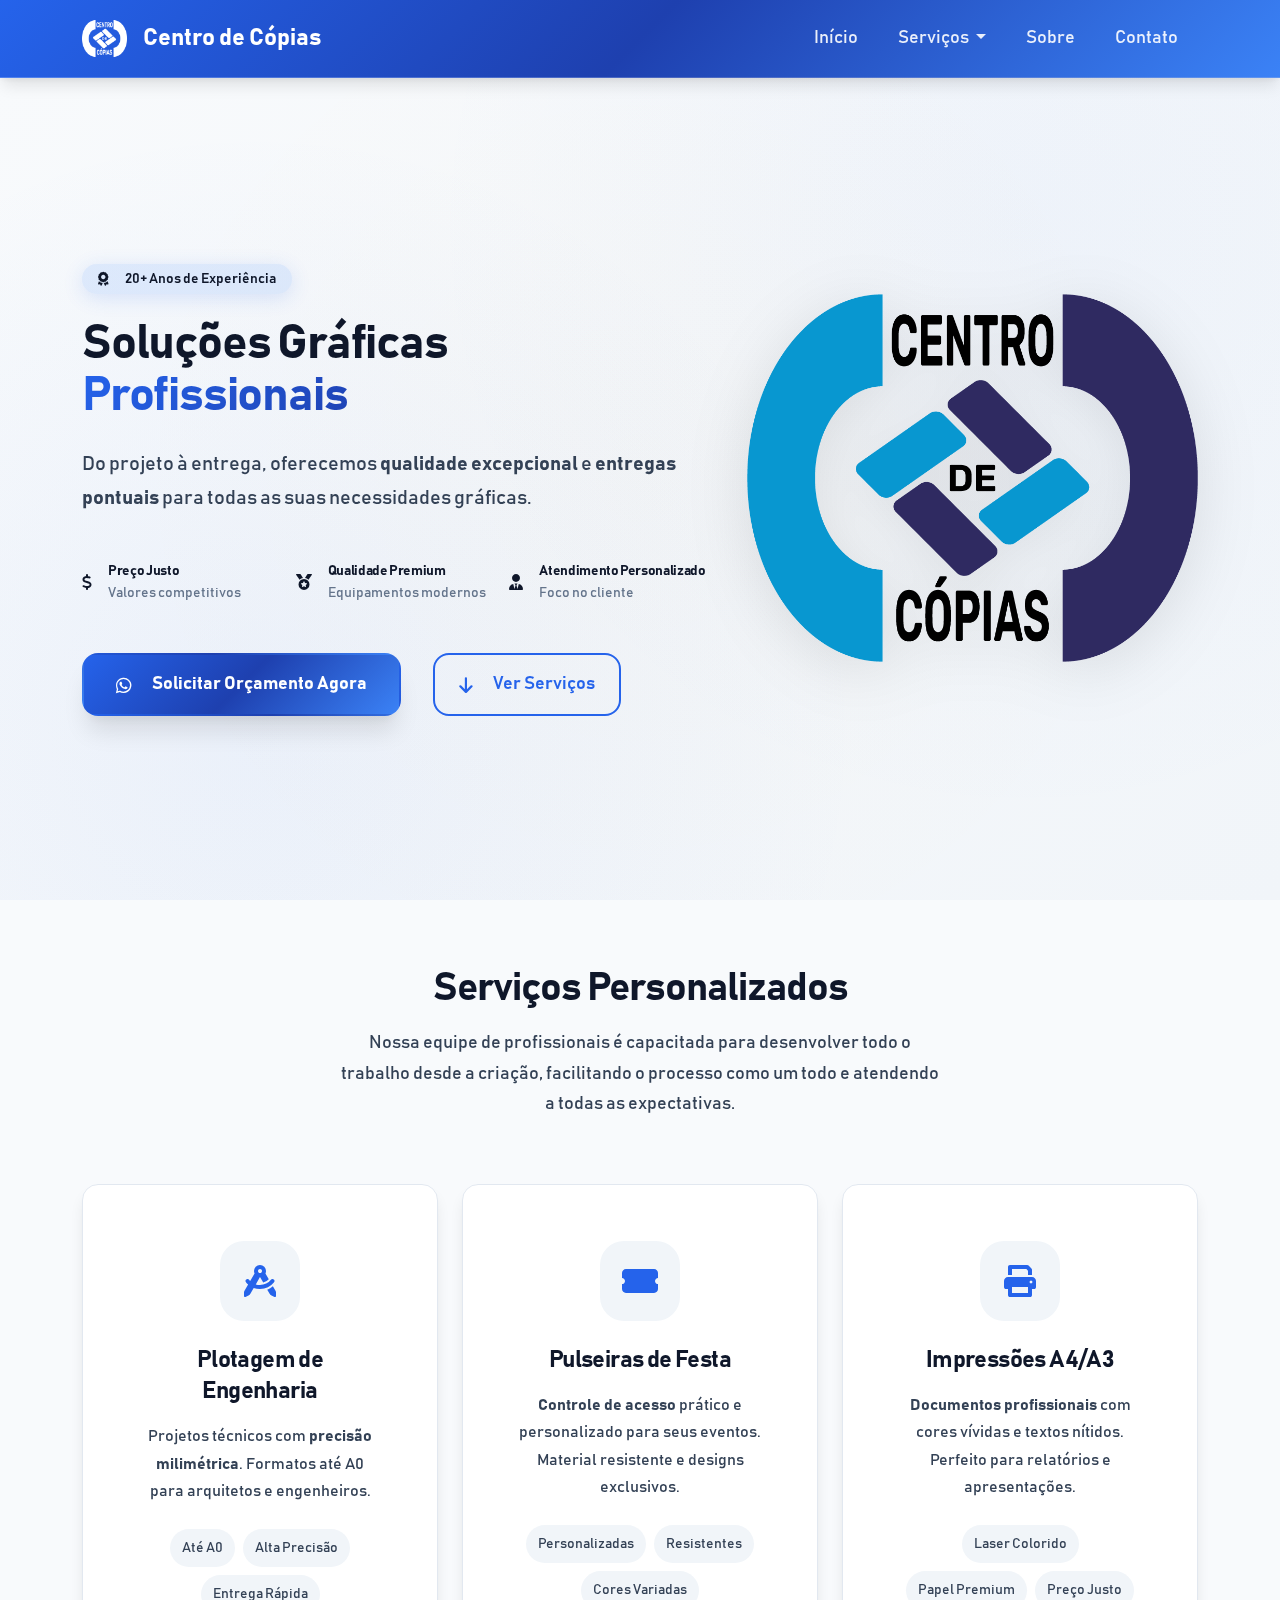
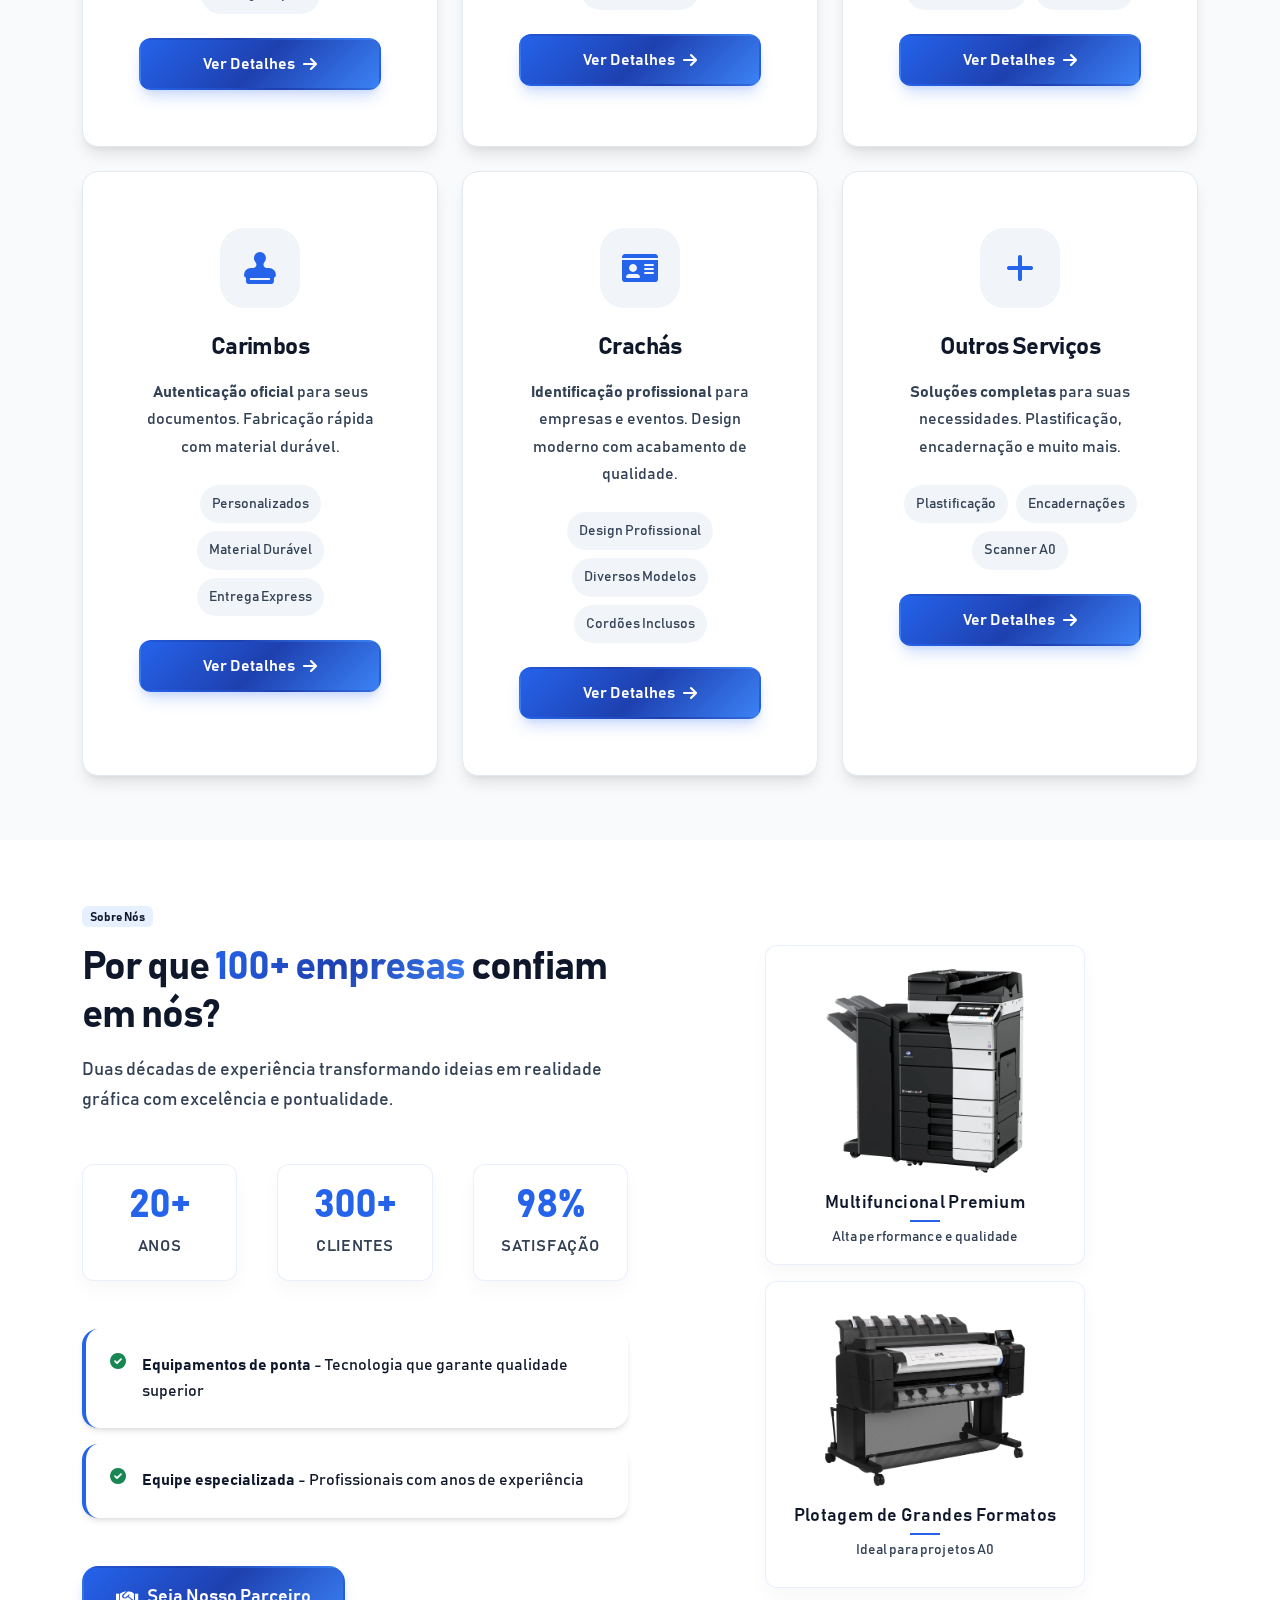
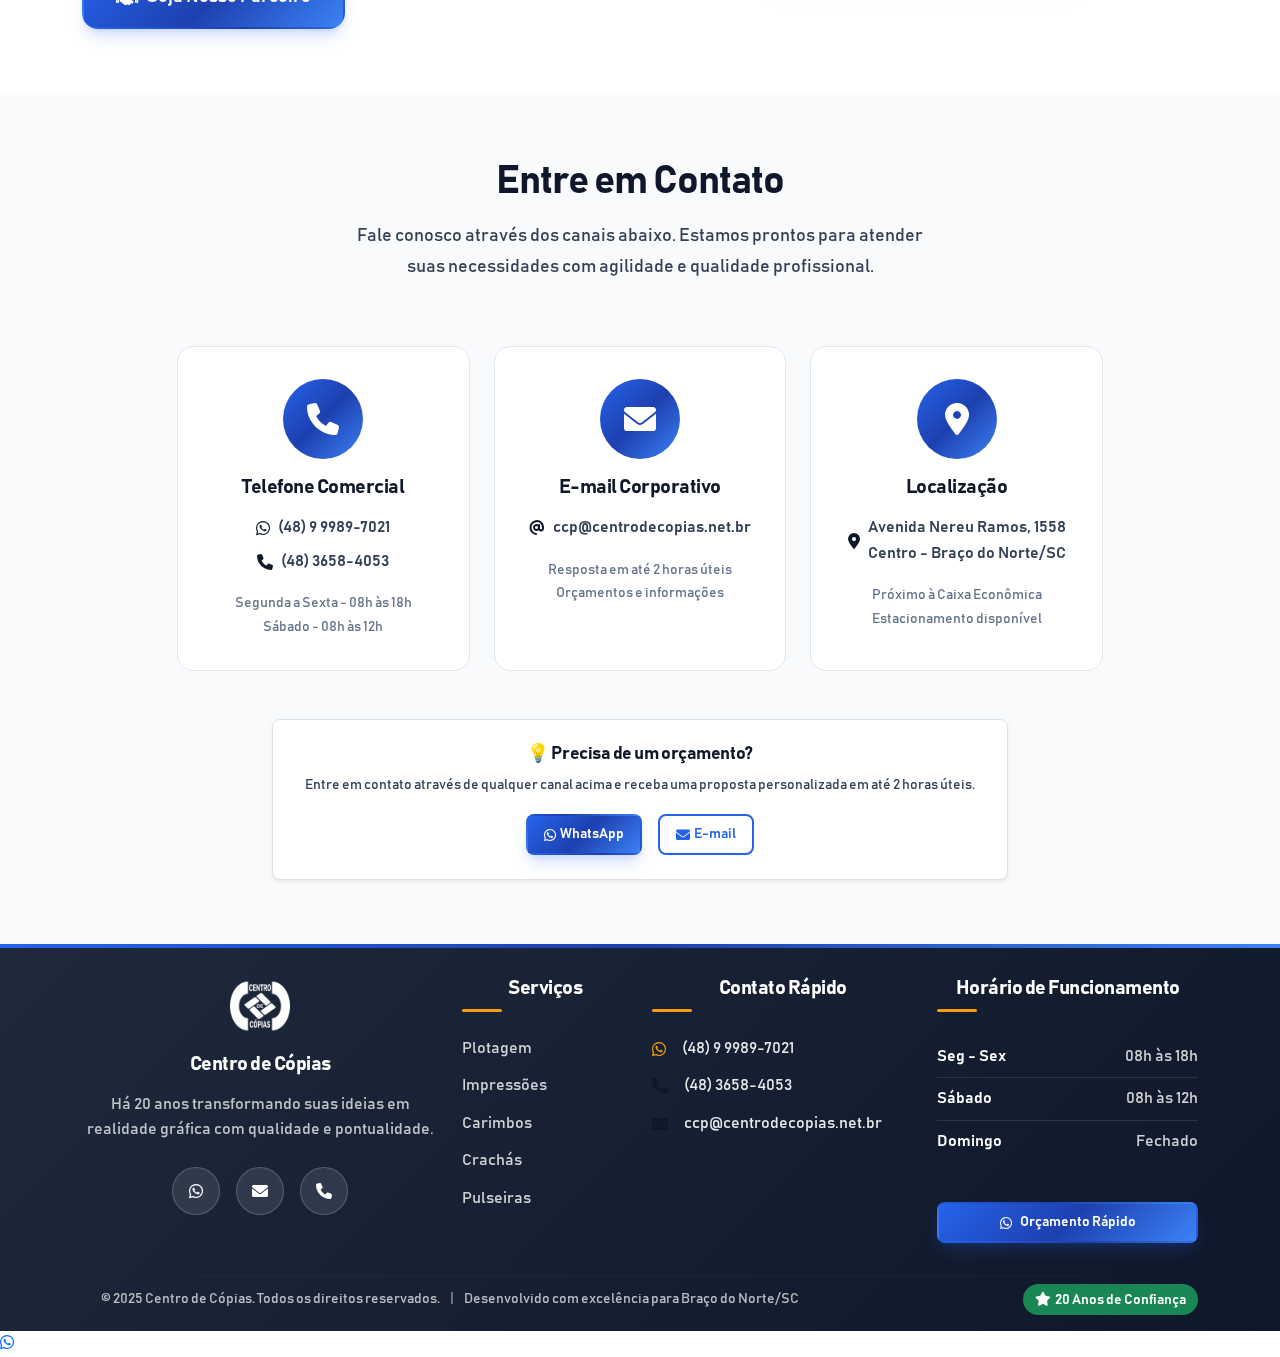
<file: index.html>
<!DOCTYPE html>
<html lang="pt-BR">

<head>
    <meta charset="UTF-8">
    <meta name="viewport" content="width=device-width, initial-scale=1.0">
    <title>Centro de Cópias - Seus serviços gráficos de qualidade</title>    <!-- Bootstrap CSS -->
    <link href="https://cdn.jsdelivr.net/npm/bootstrap@5.3.0/dist/css/bootstrap.min.css" rel="stylesheet">
    <!-- Font Awesome -->
    <link rel="stylesheet" href="https://cdnjs.cloudflare.com/ajax/libs/font-awesome/6.0.0/css/all.min.css">
    <!-- CSS Refatorado - Modular -->
    <link rel="stylesheet" href="css/styles-new.css">
</head>

<body>
    <!-- Navigation -->
    <nav class="navbar navbar-expand-lg navbar-dark fixed-top modern-navbar">
        <div class="container">
            <a class="navbar-brand d-flex align-items-center" href="#home">
                <img src="images/logo-ccp-branca-300px.png" alt="Centro de Cópias" height="45" class="me-3">
                <span class="fw-bold">Centro de Cópias</span>
            </a>

            <button class="navbar-toggler" type="button" data-bs-toggle="collapse" data-bs-target="#navbarNav">
                <span class="navbar-toggler-icon"></span>
            </button>

            <div class="collapse navbar-collapse" id="navbarNav">
                <ul class="navbar-nav ms-auto">
                    <li class="nav-item">
                        <a class="nav-link" href="#home">Início</a>
                    </li>
                    <li class="nav-item dropdown">
                        <a class="nav-link dropdown-toggle" href="#" id="servicesDropdown" role="button">
                            Serviços
                        </a>
                        <ul class="dropdown-menu modern-dropdown">
                            <li><a class="dropdown-item" href="plotagem.html">Plotagem de Engenharia</a></li>
                            <li><a class="dropdown-item" href="pulseiras.html">Pulseiras de Festa</a></li>
                            <li><a class="dropdown-item" href="impressoes.html">Impressões</a></li>
                            <li><a class="dropdown-item" href="carimbos.html">Carimbos</a></li>
                            <li><a class="dropdown-item" href="crachas.html">Crachás</a></li>
                            <li><a class="dropdown-item" href="outros-servicos.html">Outros Serviços</a></li>
                        </ul>
                    </li>
                    <li class="nav-item">
                        <a class="nav-link" href="#sobre">Sobre</a>
                    </li>
                    <li class="nav-item">
                        <a class="nav-link" href="#contato">Contato</a>
                    </li>
                </ul>
            </div>
        </div>
    </nav> <!-- Hero Section -->
    <section id="home" class="hero-section">
        <div class="container">
            <div class="row align-items-center h-100">
                <div class="col-lg-7">
                    <div class="hero-content">
                        <!-- Badge profissional -->
                        <div class="hero-badge mb-4">
                            <span class="badge bg-primary bg-opacity-10 text-primary px-3 py-2 rounded-pill">
                                <i class="fas fa-award me-2"></i>20+ Anos de Experiência
                            </span>
                        </div>

                        <h1 class="display-3 fw-bold mb-4 hero-title">
                            Soluções Gráficas
                            <span class="text-gradient d-block">Profissionais</span>
                        </h1>
                        <p class="lead mb-5 text-secondary">
                            Do projeto à entrega, oferecemos <strong>qualidade excepcional</strong>
                            e <strong>entregas pontuais</strong> para todas as suas necessidades gráficas.
                        </p>

                        <!-- Proposta de valor única -->
                        <div class="value-proposition mb-5">
                            <div class="row g-4">
                                <div class="col-4">
                                    <div class="d-flex align-items-center">
                                        <div class="me-3">
                                            <i class="fas fa-dollar-sign text-primary"></i>
                                        </div>
                                        <div>
                                            <h6 class="mb-0 fw-bold">Preço Justo</h6>
                                            <small class="text-muted">Valores competitivos</small>
                                        </div>
                                    </div>
                                </div>
                                <div class="col-4">
                                    <div class="d-flex align-items-center">
                                        <div class="me-3">
                                            <i class="fas fa-medal text-primary"></i>
                                        </div>
                                        <div>
                                            <h6 class="mb-0 fw-bold">Qualidade Premium</h6>
                                            <small class="text-muted">Equipamentos modernos</small>
                                        </div>
                                    </div>
                                </div>
                                <div class="col-4">
                                    <div class="d-flex align-items-center">
                                        <div class="me-3">
                                            <i class="fas fa-user-tie text-primary"></i>
                                        </div>
                                        <div>
                                            <h6 class="mb-0 fw-bold">Atendimento Personalizado</h6>
                                            <small class="text-muted">Foco no cliente</small>
                                        </div>
                                    </div>
                                </div>
                            </div>
                        </div>

                        <!-- CTA principal único e claro -->
                        <div class="hero-cta">
                            <a href="https://wa.me/5548999897021?text=Olá! Gostaria de solicitar um orçamento."
                                class="btn btn-primary btn-lg me-3 hero-cta-primary" target="_blank">
                                <i class="fab fa-whatsapp me-2"></i>Solicitar Orçamento Agora
                            </a>
                            <a href="#servicos" class="btn btn-outline-primary btn-lg hero-cta-secondary">
                                <i class="fas fa-arrow-down me-2"></i>Ver Serviços
                            </a>
                        </div>
                    </div>
                </div>
                <div class="col-lg-5">
                    <div class="hero-image">
                        <img src="images/logo-CCP-transparente.png" alt="Centro de Cópias" class="img-fluid hero-logo">
                    </div>
                </div>
            </div>
        </div>
    </section>

    <!-- Services Section -->
    <section id="servicos" class="modern-section modern-section-gray">
        <div class="container">
            <div class="section-header text-center">
                <h2 class="section-title">Serviços Personalizados</h2>
                <p class="section-subtitle">
                    Nossa equipe de profissionais é capacitada para desenvolver todo o trabalho desde a criação,
                    facilitando o processo como um todo e atendendo a todas as expectativas.
                </p>
            </div>

            <div class="row g-4">
                <!-- Plotagem de Engenharia -->
                <div class="col-md-6 col-lg-4">
                    <div class="card service-card service-card-plotagem h-100">
                        <div class="card-body text-center p-4">
                            <div class="service-icon-container mb-4">
                                <div class="service-icon">
                                    <i class="fas fa-drafting-compass"></i>
                                </div>
                            </div>
                            <h5 class="card-title fw-bold mb-3">Plotagem de Engenharia</h5>
                            <p class="card-text text-secondary mb-4">
                                Projetos técnicos com <strong>precisão milimétrica</strong>.
                                Formatos até A0 para arquitetos e engenheiros.
                            </p>
                            <div class="service-features mb-4">
                                <span class="feature-pill">Até A0</span>
                                <span class="feature-pill">Alta Precisão</span>
                                <span class="feature-pill">Entrega Rápida</span>
                            </div>
                            <a href="plotagem.html" class="btn btn-primary modern-btn w-100">
                                Ver Detalhes <i class="fas fa-arrow-right ms-2"></i>
                            </a>
                        </div>
                    </div>
                </div>

                <!-- Pulseiras de Festa -->
                <div class="col-md-6 col-lg-4">
                    <div class="card service-card service-card-pulseiras h-100">
                        <div class="card-body text-center p-4">
                            <div class="service-icon-container mb-4">
                                <div class="service-icon">
                                    <i class="fas fa-ticket-alt"></i>
                                </div>
                            </div>
                            <h5 class="card-title fw-bold mb-3">Pulseiras de Festa</h5>
                            <p class="card-text text-secondary mb-4">
                                <strong>Controle de acesso</strong> prático e personalizado para seus eventos.
                                Material resistente e designs exclusivos.
                            </p>
                            <div class="service-features mb-4">
                                <span class="feature-pill">Personalizadas</span>
                                <span class="feature-pill">Resistentes</span>
                                <span class="feature-pill">Cores Variadas</span>
                            </div>
                            <a href="pulseiras.html" class="btn btn-primary modern-btn w-100">
                                Ver Detalhes <i class="fas fa-arrow-right ms-2"></i>
                            </a>
                        </div>
                    </div>
                </div>

                <!-- Impressões -->
                <div class="col-md-6 col-lg-4">
                    <div class="card service-card service-card-impressoes h-100">
                        <div class="card-body text-center p-4">
                            <div class="service-icon-container mb-4">
                                <div class="service-icon">
                                    <i class="fas fa-print"></i>
                                </div>
                            </div>
                            <h5 class="card-title fw-bold mb-3">Impressões A4/A3</h5>
                            <p class="card-text text-secondary mb-4">
                                <strong>Documentos profissionais</strong> com cores vívidas e textos nítidos.
                                Perfeito para relatórios e apresentações.
                            </p>
                            <div class="service-features mb-4">
                                <span class="feature-pill">Laser Colorido</span>
                                <span class="feature-pill">Papel Premium</span>
                                <span class="feature-pill">Preço Justo</span>
                            </div>
                            <a href="impressoes.html" class="btn btn-primary modern-btn w-100">
                                Ver Detalhes <i class="fas fa-arrow-right ms-2"></i>
                            </a>
                        </div>
                    </div>
                </div>

                <!-- Carimbos -->
                <div class="col-md-6 col-lg-4">
                    <div class="card service-card service-card-carimbos h-100">
                        <div class="card-body text-center p-4">
                            <div class="service-icon-container mb-4">
                                <div class="service-icon">
                                    <i class="fas fa-stamp"></i>
                                </div>
                            </div>
                            <h5 class="card-title fw-bold mb-3">Carimbos</h5>
                            <p class="card-text text-secondary mb-4">
                                <strong>Autenticação oficial</strong> para seus documentos.
                                Fabricação rápida com material durável.
                            </p>
                            <div class="service-features mb-4">
                                <span class="feature-pill">Personalizados</span>
                                <span class="feature-pill">Material Durável</span>
                                <span class="feature-pill">Entrega Express</span>
                            </div>
                            <a href="carimbos.html" class="btn btn-primary modern-btn w-100">
                                Ver Detalhes <i class="fas fa-arrow-right ms-2"></i>
                            </a>
                        </div>
                    </div>
                </div>

                <!-- Crachás -->
                <div class="col-md-6 col-lg-4">
                    <div class="card service-card service-card-crachas h-100">
                        <div class="card-body text-center p-4">
                            <div class="service-icon-container mb-4">
                                <div class="service-icon">
                                    <i class="fas fa-id-card"></i>
                                </div>
                            </div>
                            <h5 class="card-title fw-bold mb-3">Crachás</h5>
                            <p class="card-text text-secondary mb-4">
                                <strong>Identificação profissional</strong> para empresas e eventos.
                                Design moderno com acabamento de qualidade.
                            </p>
                            <div class="service-features mb-4">
                                <span class="feature-pill">Design Profissional</span>
                                <span class="feature-pill">Diversos Modelos</span>
                                <span class="feature-pill">Cordões Inclusos</span>
                            </div>
                            <a href="crachas.html" class="btn btn-primary modern-btn w-100">
                                Ver Detalhes <i class="fas fa-arrow-right ms-2"></i>
                            </a>
                        </div>
                    </div>
                </div>

                <!-- Outros Serviços -->
                <div class="col-md-6 col-lg-4">
                    <div class="card service-card service-card-outros h-100">
                        <div class="card-body text-center p-4">
                            <div class="service-icon-container mb-4">
                                <div class="service-icon">
                                    <i class="fas fa-plus"></i>
                                </div>
                            </div>
                            <h5 class="card-title fw-bold mb-3">Outros Serviços</h5>
                            <p class="card-text text-secondary mb-4">
                                <strong>Soluções completas</strong> para suas necessidades.
                                Plastificação, encadernação e muito mais.
                            </p>
                            <div class="service-features mb-4">
                                <span class="feature-pill">Plastificação</span>
                                <span class="feature-pill">Encadernações</span>
                                <span class="feature-pill">Scanner A0</span>
                            </div>
                            <a href="outros-servicos.html" class="btn btn-primary modern-btn w-100">
                                Ver Detalhes <i class="fas fa-arrow-right ms-2"></i>
                            </a>
                        </div>
                    </div>
                </div>
            </div>
        </div>
    </section>

    <!-- About Section -->
    <section id="sobre" class="modern-section">
        <div class="container">
            <div class="row align-items-center">
                <div class="col-lg-6">
                    <div class="about-content">
                        <div class="section-header text-start mb-5">
                            <span class="badge bg-primary bg-opacity-10 text-primary mb-3">
                                Sobre Nós
                            </span>
                            <h2 class="section-title text-start">
                                Por que <span class="text-gradient">100+ empresas</span>
                                confiam em nós?
                            </h2>
                            <p class="section-subtitle text-start">
                                Duas décadas de experiência transformando ideias em
                                realidade gráfica com excelência e pontualidade.
                            </p>
                        </div>
                        <!-- Métricas de credibilidade -->
                        <div class="credibility-metrics mb-5">
                            <div class="row g-4">
                                <div class="col-4">
                                    <div class="metric-card premium-effect">
                                        <h3 class="metric-number">20+</h3>
                                        <p class="metric-label">Anos</p>
                                    </div>
                                </div>
                                <div class="col-4">
                                    <div class="metric-card premium-effect">
                                        <h3 class="metric-number">300+</h3>
                                        <p class="metric-label">Clientes</p>
                                    </div>
                                </div>
                                <div class="col-4">
                                    <div class="metric-card premium-effect">
                                        <h3 class="metric-number">98%</h3>
                                        <p class="metric-label">Satisfação</p>
                                    </div>
                                </div>
                            </div>
                        </div>

                        <!-- Diferenciais competitivos -->
                        <div class="competitive-advantages mb-5">
                            <div class="advantage-item premium-effect">
                                <i class="fas fa-check-circle text-success"></i>
                                <span><strong>Equipamentos de ponta</strong> - Tecnologia que garante qualidade
                                    superior</span>
                            </div>
                            <div class="advantage-item premium-effect">
                                <i class="fas fa-check-circle text-success"></i>
                                <span><strong>Equipe especializada</strong> - Profissionais com anos de
                                    experiência</span>
                            </div>
                            <!--
                            <div class="advantage-item premium-effect">
                                <i class="fas fa-check-circle text-success"></i>
                                <span><strong>Pontualidade garantida</strong> - Comprometimento com suas
                                    deadlines</span>
                            </div>
                        -->
                        </div>
                        <a href="#contato" class="btn btn-primary btn-lg">
                            <i class="fas fa-handshake me-2"></i>Seja Nosso Parceiro
                        </a>
                    </div>
                </div>
                <div class="col-lg-6">
                    <div class="showcase-grid">
                        <div class="equipment-card premium-effect">
                            <img src="images/Impressora_Konica_C458.png" alt="Konica Minolta C458" class="img-fluid">
                            <div class="equipment-info">
                                <h6>Multifuncional Premium</h6>
                                <p>Alta performance e qualidade</p>
                            </div>
                        </div>
                        <div class="equipment-card premium-effect">
                            <img src="images/Plotter_HP_T2500.png" alt="HP T2500" class="img-fluid">
                            <div class="equipment-info">
                                <h6>Plotagem de Grandes Formatos</h6>
                                <p>Ideal para projetos A0</p>
                            </div>
                        </div>
                    </div>
                </div>
            </div>
        </div>
    </section>

    <!-- Contact Section -->
    <section id="contato" class="modern-section modern-section-gray">
        <div class="container">
            <div class="section-header">
                <h2 class="section-title">Entre em Contato</h2>
                <p class="section-subtitle">
                    Fale conosco através dos canais abaixo. Estamos prontos para atender suas necessidades com agilidade
                    e qualidade profissional.
                </p>
            </div>
            <div class="row justify-content-center">
                <div class="col-lg-10">
                    <div class="row g-4">
                        <!-- Telefone -->
                        <div class="col-md-4">
                            <div class="contact-card premium-effect">
                                <div class="icon-container">
                                    <i class="fas fa-phone fa-2x"></i>
                                </div>
                                <h5>Telefone Comercial</h5>
                                <div class="contact-details">
                                    <div class="d-flex align-items-center justify-content-center mb-2">
                                        <i class="fab fa-whatsapp text-primary me-2"></i>
                                        <a href="https://wa.me/5548999897021"
                                            class="text-decoration-none text-secondary fw-semibold" target="_blank">(48)
                                            9 9989-7021</a>
                                    </div>
                                    <div class="d-flex align-items-center justify-content-center mb-3">
                                        <i class="fas fa-phone text-primary me-2"></i>
                                        <a href="tel:+554836584053"
                                            class="text-decoration-none text-secondary fw-semibold">(48) 3658-4053</a>
                                    </div>
                                </div>
                                <small class="text-tertiary">Segunda a Sexta - 08h às 18h</small>
                                <small class="text-tertiary d-block">Sábado - 08h às 12h</small>
                            </div>
                        </div>

                        <!-- E-mail -->
                        <div class="col-md-4">
                            <div class="contact-card premium-effect">
                                <div class="icon-container">
                                    <i class="fas fa-envelope fa-2x"></i>
                                </div>
                                <h5>E-mail Corporativo</h5>
                                <div class="contact-details">
                                    <div class="d-flex align-items-center justify-content-center mb-3">
                                        <i class="fas fa-at text-primary me-2"></i>
                                        <a href="mailto:ccp@centrodecopias.net.br"
                                            class="text-decoration-none text-secondary fw-semibold">ccp@centrodecopias.net.br</a>
                                    </div>
                                </div>
                                <small class="text-tertiary">Resposta em até 2 horas úteis</small>
                                <small class="text-tertiary d-block">Orçamentos e informações</small>
                            </div>
                        </div>

                        <!-- Endereço -->
                        <div class="col-md-4">
                            <div class="contact-card premium-effect">
                                <div class="icon-container">
                                    <i class="fas fa-map-marker-alt fa-2x"></i>
                                </div>
                                <h5>Localização</h5>
                                <div class="contact-details">
                                    <div class="d-flex align-items-center justify-content-center mb-3">
                                        <i class="fas fa-location-dot text-primary me-2"></i>
                                        <div class="text-center">
                                            <a href="https://maps.google.com/?q=Avenida+Nereu+Ramos,+1558,+Centro,+Braço+do+Norte,+SC"
                                                target="_blank" class="text-decoration-none text-secondary fw-semibold">
                                                Avenida Nereu Ramos, 1558<br>Centro - Braço do Norte/SC
                                            </a>
                                        </div>
                                    </div>
                                </div>
                                <small class="text-tertiary">Próximo à Caixa Econômica</small>
                                <small class="text-tertiary d-block">Estacionamento disponível</small>
                            </div>
                        </div>
                    </div>
                </div>
            </div>

            <!-- CTA Discreto para Orçamentos -->
            <div class="row justify-content-center mt-5">
                <div class="col-lg-8 text-center">
                    <div class="bg-white rounded-3 p-4 shadow-sm border contact-cta-discrete">
                        <h6 class="fw-bold text-primary mb-2">💡 Precisa de um orçamento?</h6>
                        <p class="text-secondary mb-3 small">
                            Entre em contato através de qualquer canal acima e receba uma proposta personalizada em até
                            2 horas úteis.
                        </p>
                        <div class="d-flex justify-content-center gap-3">
                            <a href="https://wa.me/5548999897021?text=Olá! Gostaria de solicitar um orçamento."
                                class="btn btn-primary btn-sm" target="_blank">
                                <i class="fab fa-whatsapp me-1"></i>WhatsApp
                            </a>
                            <a href="mailto:ccp@centrodecopias.net.br?subject=Solicitação de Orçamento"
                                class="btn btn-outline-primary btn-sm">
                                <i class="fas fa-envelope me-1"></i>E-mail
                            </a>
                        </div>
                    </div>
                </div>
            </div>
        </div>
    </section>

    <!-- Footer -->
    <footer class="professional-footer">
        <div class="container">
            <div class="row">
                <div class="col-lg-4 col-md-6 mb-4">
                    <div class="footer-brand">
                        <img src="images/logo-ccp-branca-300px.png" alt="Centro de Cópias" height="40" class="mb-3">
                        <h5 class="fw-bold text-white mb-3">Centro de Cópias</h5>
                        <p class="text-light opacity-75 mb-3">
                            Há 20 anos transformando suas ideias em realidade
                            gráfica com qualidade e pontualidade.
                        </p>
                        <div class="social-links">
                            <a href="https://wa.me/5548999897021" class="social-link" target="_blank">
                                <i class="fab fa-whatsapp"></i>
                            </a>
                            <a href="mailto:ccp@centrodecopias.net.br" class="social-link">
                                <i class="fas fa-envelope"></i>
                            </a>
                            <a href="tel:+554836584053" class="social-link">
                                <i class="fas fa-phone"></i>
                            </a>
                        </div>
                    </div>
                </div>

                <div class="col-lg-2 col-md-6 mb-4">
                    <h6 class="footer-title">Serviços</h6>
                    <ul class="footer-links">
                        <li><a href="plotagem.html">Plotagem</a></li>
                        <li><a href="impressoes.html">Impressões</a></li>
                        <li><a href="carimbos.html">Carimbos</a></li>
                        <li><a href="crachas.html">Crachás</a></li>
                        <li><a href="pulseiras.html">Pulseiras</a></li>
                    </ul>
                </div>

                <div class="col-lg-3 col-md-6 mb-4">
                    <h6 class="footer-title">Contato Rápido</h6>
                    <div class="footer-contact">
                        <div class="contact-item">
                            <i class="fab fa-whatsapp me-2"></i>
                            <a href="https://wa.me/5548999897021" target="_blank">(48) 9 9989-7021</a>
                        </div>
                        <div class="contact-item">
                            <i class="fas fa-phone text-primary me-2"></i>
                            <a href="tel:+554836584053">(48) 3658-4053</a>
                        </div>
                        <div class="contact-item">
                            <i class="fas fa-envelope text-primary me-2"></i>
                            <a href="mailto:ccp@centrodecopias.net.br">ccp@centrodecopias.net.br</a>
                        </div>
                    </div>
                </div>

                <div class="col-lg-3 col-md-6 mb-4">
                    <h6 class="footer-title">Horário de Funcionamento</h6>
                    <div class="opening-hours">
                        <div class="hour-item">
                            <span class="day">Seg - Sex</span>
                            <span class="time">08h às 18h</span>
                        </div>
                        <div class="hour-item">
                            <span class="day">Sábado</span>
                            <span class="time">08h às 12h</span>
                        </div>
                        <div class="hour-item">
                            <span class="day">Domingo</span>
                            <span class="time">Fechado</span>
                        </div>
                    </div>

                    <a href="https://wa.me/5548999897021?text=Olá! Gostaria de solicitar um orçamento."
                        class="btn btn-primary btn-sm mt-3 w-100" target="_blank">
                        <i class="fab fa-whatsapp me-2"></i>Orçamento Rápido
                    </a>
                </div>
            </div>

            <hr class="footer-divider">

            <div class="row align-items-center">
                <div class="col-md-8">
                    <p class="copyright mb-0">
                        &copy; 2025 Centro de Cópias. Todos os direitos reservados.
                        <span class="separator">|</span>
                        Desenvolvido com excelência para Braço do Norte/SC
                    </p>
                </div>
                <div class="col-md-4 text-md-end">
                    <div class="footer-badge">
                        <span class="badge bg-success">
                            <i class="fas fa-star me-1"></i>20 Anos de Confiança
                        </span>
                    </div>
                </div>
            </div>
        </div>
    </footer>

    <!-- Bootstrap JS -->
    <script src="https://cdn.jsdelivr.net/npm/bootstrap@5.3.0/dist/js/bootstrap.bundle.min.js"></script>
    <!-- Custom JS -->
    <script src="js/scripts.js"></script>
</body>

</html>
</file>
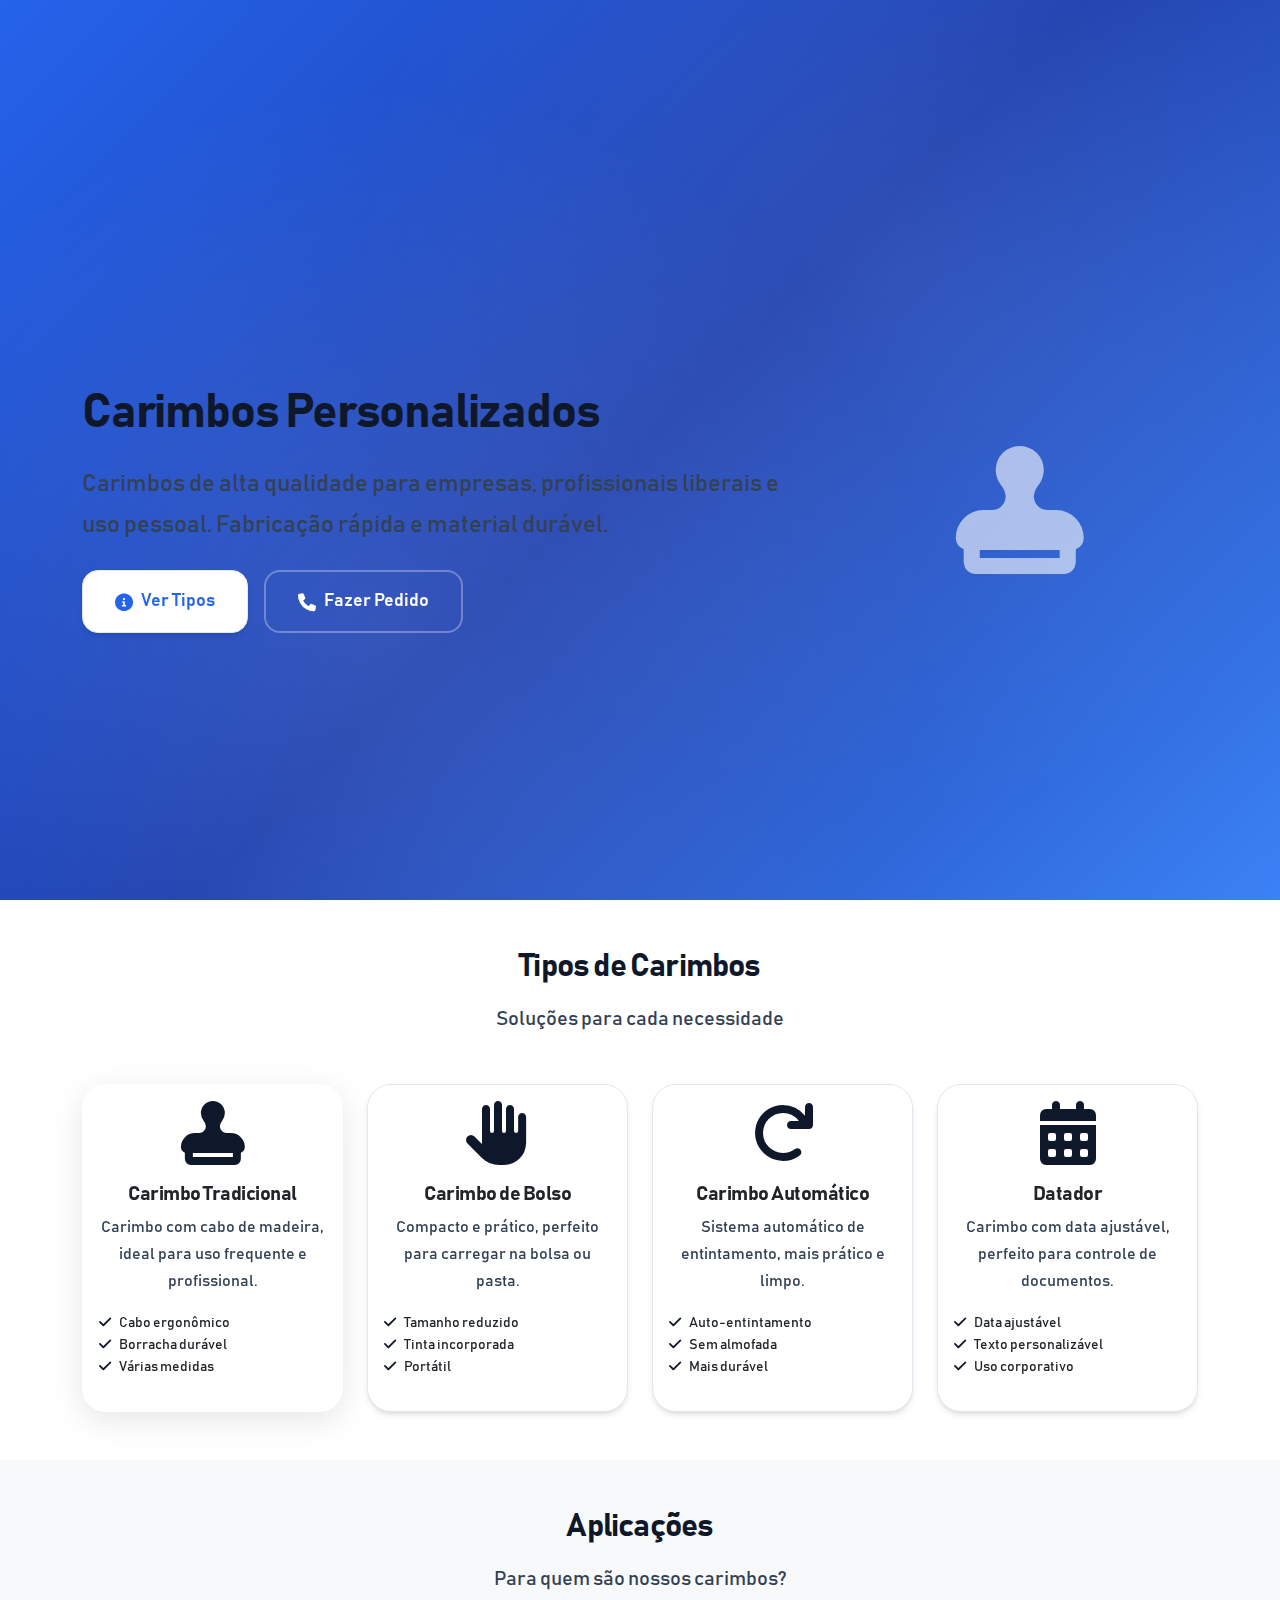
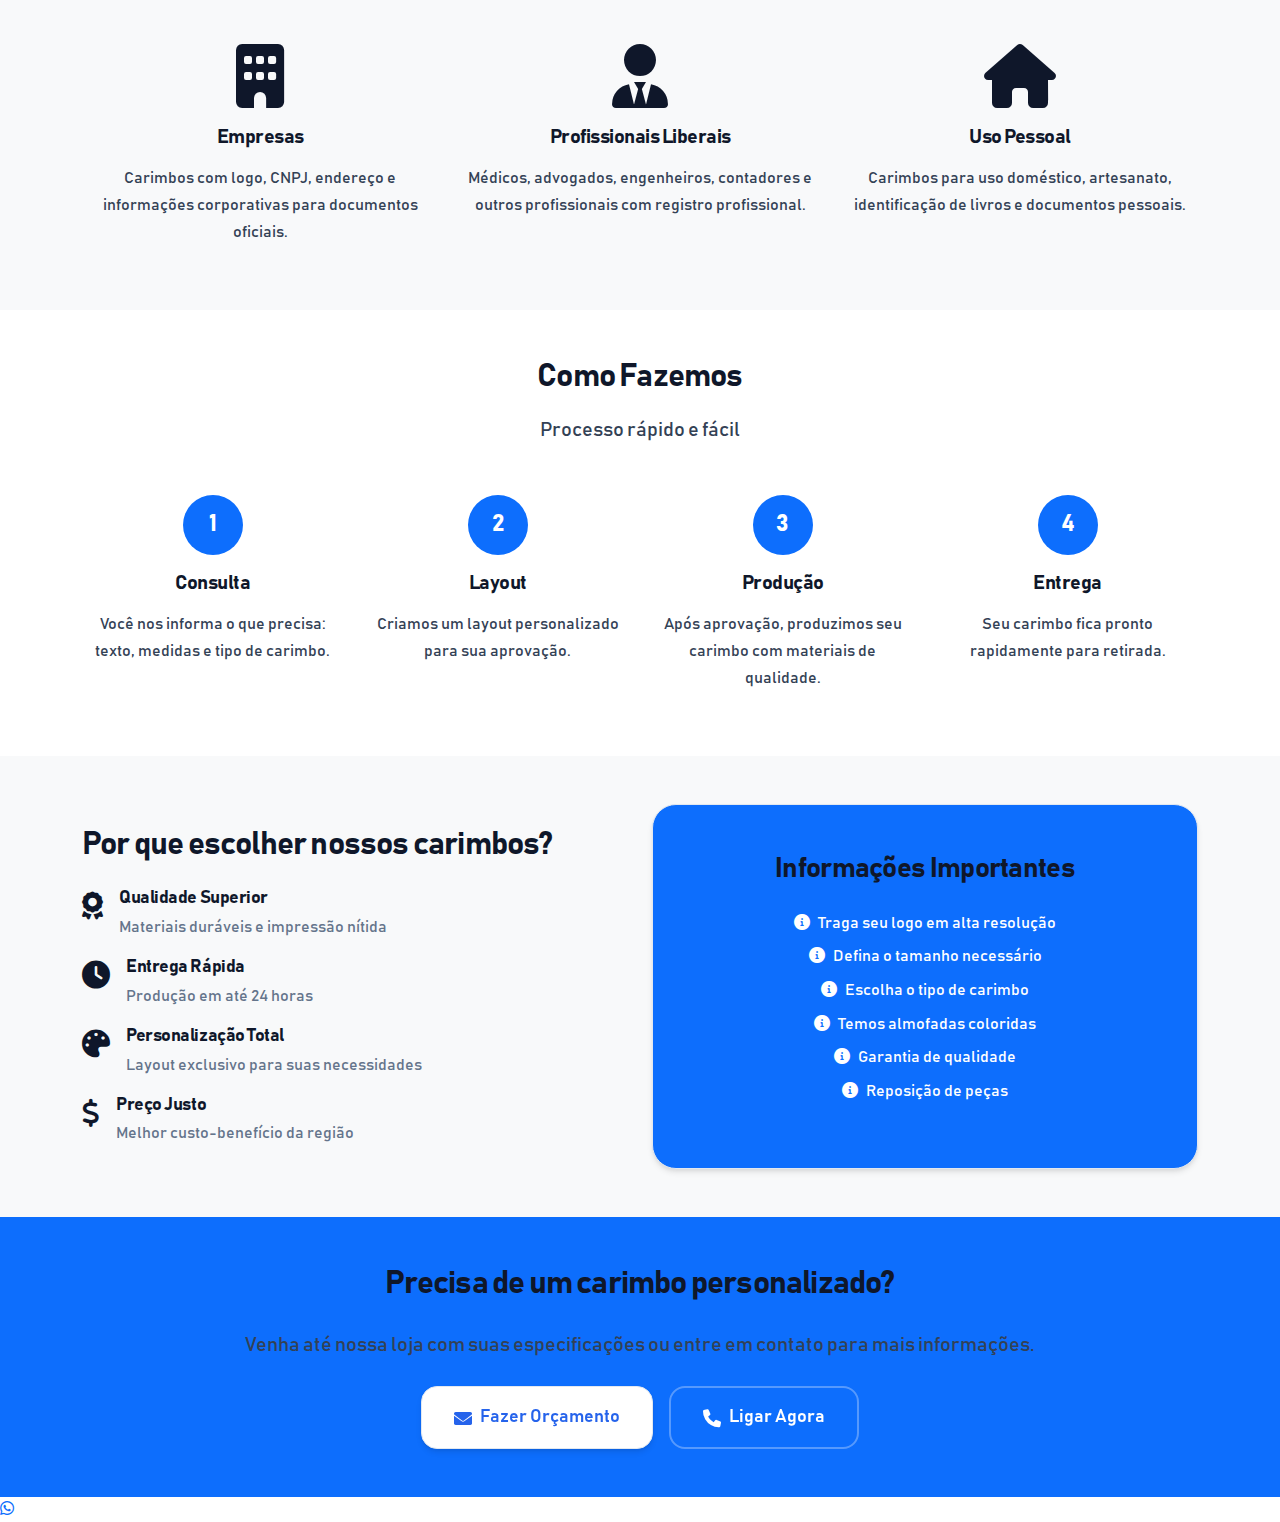
<file: carimbos.html>
<!DOCTYPE html>
<html lang="pt-BR">
<head>
    <meta charset="UTF-8">
    <meta name="viewport" content="width=device-width, initial-scale=1.0">
    <title>Carimbos - Centro de Cópias</title>
    
    <!-- Bootstrap CSS -->
    <link href="https://cdn.jsdelivr.net/npm/bootstrap@5.3.0/dist/css/bootstrap.min.css" rel="stylesheet">
    <!-- Font Awesome -->
    <link rel="stylesheet" href="https://cdnjs.cloudflare.com/ajax/libs/font-awesome/6.0.0/css/all.min.css">
    <!-- Custom CSS -->
    <link rel="stylesheet" href="css/styles-new.css">
    
    <style>
        /* Carimbos específico */
        .carimbos-hero {
            background: var(--gradient-secondary);
            min-height: 100vh;
            position: relative;
            display: flex;
            align-items: center;
            overflow: hidden;
        }
        
        .carimbos-hero::before {
            content: '';
            position: absolute;
            top: 0;
            left: 0;
            right: 0;
            bottom: 0;
            background: radial-gradient(circle at 80% 20%, rgba(255,255,255,0.1) 0%, transparent 70%);
        }
        
        .carimbo-feature {
            background: rgba(255, 255, 255, 0.1);
            backdrop-filter: blur(15px);
            border: 1px solid rgba(255, 255, 255, 0.2);
            border-radius: var(--radius-lg);
            padding: var(--spacing-5);
            color: white;
            text-align: center;
            transition: all 0.3s ease;
            margin-bottom: var(--spacing-4);
        }
        
        .carimbo-feature:hover {
            transform: translateY(-5px);
            background: rgba(255, 255, 255, 0.15);
        }
        
        .carimbo-feature i {
            font-size: 2.5rem;
            margin-bottom: var(--spacing-3);
            color: rgba(255, 255, 255, 0.9);
        }
        
        .carimbo-type-card {
            background: var(--white);
            border-radius: var(--radius-xl);
            padding: var(--spacing-6);
            box-shadow: var(--shadow-lg);
            transition: all 0.3s ease;
            border: 2px solid transparent;
            height: 100%;
        }
        
        .carimbo-type-card:hover {
            transform: translateY(-5px);
            border-color: var(--secondary-color);
        }
        
        .carimbo-icon {
            width: 80px;
            height: 80px;
            background: var(--gradient-secondary);
            border-radius: 50%;
            display: flex;
            align-items: center;
            justify-content: center;
            margin: 0 auto var(--spacing-4);
            box-shadow: var(--shadow-md);
        }
        
        .carimbo-icon i {
            font-size: 2rem;
            color: white;
        }
        
        .feature-grid {
            display: grid;
            grid-template-columns: repeat(auto-fit, minmax(250px, 1fr));
            gap: var(--spacing-6);
            margin-top: var(--spacing-8);
        }
        
        @media (max-width: 768px) {
            .carimbos-hero {
                min-height: 70vh;
            }
        }
    </style>
</head>
<body>
    <!-- Navigation -->
    <div id="navbar"></div>

    <!-- Hero Banner -->
    <section class="hero-banner-carimbos">
        <div class="container">
            <div class="row align-items-center">
                <div class="col-lg-8">
                    <h1 class="display-3 fw-bold mb-4">Carimbos Personalizados</h1>
                    <p class="lead fs-4 mb-4">
                        Carimbos de alta qualidade para empresas, profissionais liberais e uso pessoal. 
                        Fabricação rápida e material durável.
                    </p>
                    <div class="d-flex gap-3">
                        <a href="#tipos" class="btn btn-light btn-lg modern-btn">
                            <i class="fas fa-info-circle me-2"></i>Ver Tipos
                        </a>
                        <a href="index.html#contato" class="btn btn-outline-light btn-lg modern-btn">
                            <i class="fas fa-phone me-2"></i>Fazer Pedido
                        </a>
                    </div>
                </div>
                <div class="col-lg-4 text-center">
                    <div class="floating-element floating-carimbo-1" id="floating-carimbo-1">
                        <i class="fas fa-stamp" style="font-size: 8rem; color: rgba(255,255,255,0.6);"></i>
                    </div>
                </div>
            </div>
        </div>
    </section>

    <!-- Tipos de Carimbos -->
    <section id="tipos" class="py-5 modern-section">
        <div class="container">
            <div class="text-center mb-5">
                <h2 class="display-5 fw-bold">Tipos de Carimbos</h2>
                <p class="lead">Soluções para cada necessidade</p>
            </div>
            
            <div class="row g-4">
                <div class="col-md-6 col-lg-3">
                    <div class="card h-100 modern-card glass-effect">
                        <div class="card-body text-center">
                            <div class="mb-3 feature-icon">
                                <i class="fas fa-stamp fa-4x text-primary"></i>
                            </div>
                            <h5 class="card-title">Carimbo Tradicional</h5>
                            <p class="card-text">
                                Carimbo com cabo de madeira, ideal para uso frequente 
                                e profissional.
                            </p>
                            <ul class="list-unstyled text-start small">
                                <li><i class="fas fa-check text-primary me-2"></i>Cabo ergonômico</li>
                                <li><i class="fas fa-check text-primary me-2"></i>Borracha durável</li>
                                <li><i class="fas fa-check text-primary me-2"></i>Várias medidas</li>
                            </ul>
                        </div>
                    </div>
                </div>
                
                <div class="col-md-6 col-lg-3">
                    <div class="card h-100">
                        <div class="card-body text-center">
                            <div class="mb-3">
                                <i class="fas fa-hand-paper fa-4x text-primary"></i>
                            </div>
                            <h5 class="card-title">Carimbo de Bolso</h5>
                            <p class="card-text">
                                Compacto e prático, perfeito para carregar 
                                na bolsa ou pasta.
                            </p>
                            <ul class="list-unstyled text-start small">
                                <li><i class="fas fa-check text-primary me-2"></i>Tamanho reduzido</li>
                                <li><i class="fas fa-check text-primary me-2"></i>Tinta incorporada</li>
                                <li><i class="fas fa-check text-primary me-2"></i>Portátil</li>
                            </ul>
                        </div>
                    </div>
                </div>
                
                <div class="col-md-6 col-lg-3">
                    <div class="card h-100">
                        <div class="card-body text-center">
                            <div class="mb-3">
                                <i class="fas fa-redo fa-4x text-primary"></i>
                            </div>
                            <h5 class="card-title">Carimbo Automático</h5>
                            <p class="card-text">
                                Sistema automático de entintamento, 
                                mais prático e limpo.
                            </p>
                            <ul class="list-unstyled text-start small">
                                <li><i class="fas fa-check text-primary me-2"></i>Auto-entintamento</li>
                                <li><i class="fas fa-check text-primary me-2"></i>Sem almofada</li>
                                <li><i class="fas fa-check text-primary me-2"></i>Mais durável</li>
                            </ul>
                        </div>
                    </div>
                </div>
                
                <div class="col-md-6 col-lg-3">
                    <div class="card h-100">
                        <div class="card-body text-center">
                            <div class="mb-3">
                                <i class="fas fa-calendar-alt fa-4x text-primary"></i>
                            </div>
                            <h5 class="card-title">Datador</h5>
                            <p class="card-text">
                                Carimbo com data ajustável, 
                                perfeito para controle de documentos.
                            </p>
                            <ul class="list-unstyled text-start small">
                                <li><i class="fas fa-check text-primary me-2"></i>Data ajustável</li>
                                <li><i class="fas fa-check text-primary me-2"></i>Texto personalizável</li>
                                <li><i class="fas fa-check text-primary me-2"></i>Uso corporativo</li>
                            </ul>
                        </div>
                    </div>
                </div>
            </div>
        </div>
    </section>

    <!-- Aplicações -->
    <section class="py-5 bg-light">
        <div class="container">
            <div class="text-center mb-5">
                <h2 class="display-5 fw-bold">Aplicações</h2>
                <p class="lead">Para quem são nossos carimbos?</p>
            </div>
            
            <div class="row g-4">
                <div class="col-md-4">
                    <div class="text-center">
                        <div class="mb-3">
                            <i class="fas fa-building fa-4x text-primary"></i>
                        </div>
                        <h5>Empresas</h5>
                        <p>
                            Carimbos com logo, CNPJ, endereço e informações corporativas 
                            para documentos oficiais.
                        </p>
                    </div>
                </div>
                
                <div class="col-md-4">
                    <div class="text-center">
                        <div class="mb-3">
                            <i class="fas fa-user-tie fa-4x text-primary"></i>
                        </div>
                        <h5>Profissionais Liberais</h5>
                        <p>
                            Médicos, advogados, engenheiros, contadores e outros 
                            profissionais com registro profissional.
                        </p>
                    </div>
                </div>
                
                <div class="col-md-4">
                    <div class="text-center">
                        <div class="mb-3">
                            <i class="fas fa-home fa-4x text-primary"></i>
                        </div>
                        <h5>Uso Pessoal</h5>
                        <p>
                            Carimbos para uso doméstico, artesanato, 
                            identificação de livros e documentos pessoais.
                        </p>
                    </div>
                </div>
            </div>
        </div>
    </section>

    <!-- Processo de Criação -->
    <section class="py-5">
        <div class="container">
            <div class="text-center mb-5">
                <h2 class="display-5 fw-bold">Como Fazemos</h2>
                <p class="lead">Processo rápido e fácil</p>
            </div>
            
            <div class="row g-4">
                <div class="col-md-3">
                    <div class="text-center">
                        <div class="step-number bg-primary text-white rounded-circle d-inline-flex align-items-center justify-content-center mb-3" style="width: 60px; height: 60px;">
                            <span class="fw-bold fs-4">1</span>
                        </div>
                        <h5>Consulta</h5>
                        <p>Você nos informa o que precisa: texto, medidas e tipo de carimbo.</p>
                    </div>
                </div>
                
                <div class="col-md-3">
                    <div class="text-center">
                        <div class="step-number bg-primary text-white rounded-circle d-inline-flex align-items-center justify-content-center mb-3" style="width: 60px; height: 60px;">
                            <span class="fw-bold fs-4">2</span>
                        </div>
                        <h5>Layout</h5>
                        <p>Criamos um layout personalizado para sua aprovação.</p>
                    </div>
                </div>
                
                <div class="col-md-3">
                    <div class="text-center">
                        <div class="step-number bg-primary text-white rounded-circle d-inline-flex align-items-center justify-content-center mb-3" style="width: 60px; height: 60px;">
                            <span class="fw-bold fs-4">3</span>
                        </div>
                        <h5>Produção</h5>
                        <p>Após aprovação, produzimos seu carimbo com materiais de qualidade.</p>
                    </div>
                </div>
                
                <div class="col-md-3">
                    <div class="text-center">
                        <div class="step-number bg-primary text-white rounded-circle d-inline-flex align-items-center justify-content-center mb-3" style="width: 60px; height: 60px;">
                            <span class="fw-bold fs-4">4</span>
                        </div>
                        <h5>Entrega</h5>
                        <p>Seu carimbo fica pronto rapidamente para retirada.</p>
                    </div>
                </div>
            </div>
        </div>
    </section>

    <!-- Vantagens -->
    <section class="py-5 bg-light">
        <div class="container">
            <div class="row align-items-center">
                <div class="col-lg-6">
                    <h2 class="display-5 fw-bold mb-4">Por que escolher nossos carimbos?</h2>
                    <div class="row g-3">
                        <div class="col-12">
                            <div class="d-flex align-items-start">
                                <i class="fas fa-award text-primary fs-3 me-3 mt-1"></i>
                                <div>
                                    <h6 class="mb-1">Qualidade Superior</h6>
                                    <p class="text-muted mb-0">Materiais duráveis e impressão nítida</p>
                                </div>
                            </div>
                        </div>
                        <div class="col-12">
                            <div class="d-flex align-items-start">
                                <i class="fas fa-clock text-primary fs-3 me-3 mt-1"></i>
                                <div>
                                    <h6 class="mb-1">Entrega Rápida</h6>
                                    <p class="text-muted mb-0">Produção em até 24 horas</p>
                                </div>
                            </div>
                        </div>
                        <div class="col-12">
                            <div class="d-flex align-items-start">
                                <i class="fas fa-palette text-primary fs-3 me-3 mt-1"></i>
                                <div>
                                    <h6 class="mb-1">Personalização Total</h6>
                                    <p class="text-muted mb-0">Layout exclusivo para suas necessidades</p>
                                </div>
                            </div>
                        </div>
                        <div class="col-12">
                            <div class="d-flex align-items-start">
                                <i class="fas fa-dollar-sign text-primary fs-3 me-3 mt-1"></i>
                                <div>
                                    <h6 class="mb-1">Preço Justo</h6>
                                    <p class="text-muted mb-0">Melhor custo-benefício da região</p>
                                </div>
                            </div>
                        </div>
                    </div>
                </div>
                <div class="col-lg-6">
                    <div class="card bg-primary text-white">
                        <div class="card-body text-center p-5">
                            <h3 class="mb-4">Informações Importantes</h3>
                            <ul class="list-unstyled">
                                <li class="mb-2"><i class="fas fa-info-circle me-2"></i>Traga seu logo em alta resolução</li>
                                <li class="mb-2"><i class="fas fa-info-circle me-2"></i>Defina o tamanho necessário</li>
                                <li class="mb-2"><i class="fas fa-info-circle me-2"></i>Escolha o tipo de carimbo</li>
                                <li class="mb-2"><i class="fas fa-info-circle me-2"></i>Temos almofadas coloridas</li>
                                <li class="mb-2"><i class="fas fa-info-circle me-2"></i>Garantia de qualidade</li>
                                <li class="mb-2"><i class="fas fa-info-circle me-2"></i>Reposição de peças</li>
                            </ul>
                        </div>
                    </div>
                </div>
            </div>
        </div>
    </section>

    <!-- CTA Section -->
    <section class="py-5 bg-primary text-white">
        <div class="container text-center">
            <h2 class="display-5 fw-bold mb-4">Precisa de um carimbo personalizado?</h2>
            <p class="lead mb-4">
                Venha até nossa loja com suas especificações ou entre em contato para mais informações.
            </p>
            <div class="d-flex justify-content-center gap-3">
                <a href="index.html#contato" class="btn btn-light btn-lg">
                    <i class="fas fa-envelope me-2"></i>Fazer Orçamento
                </a>
                <a href="tel:+5511999999999" class="btn btn-outline-light btn-lg">
                    <i class="fas fa-phone me-2"></i>Ligar Agora
                </a>
            </div>
        </div>
    </section>

    <!-- Footer -->
    <div id="footer"></div>

    <!-- Bootstrap JS -->
    <script src="https://cdn.jsdelivr.net/npm/bootstrap@5.3.0/dist/js/bootstrap.bundle.min.js"></script>
    <!-- Site Scripts -->
    <script src="js/scripts.js"></script>
</body>
</html>
</file>
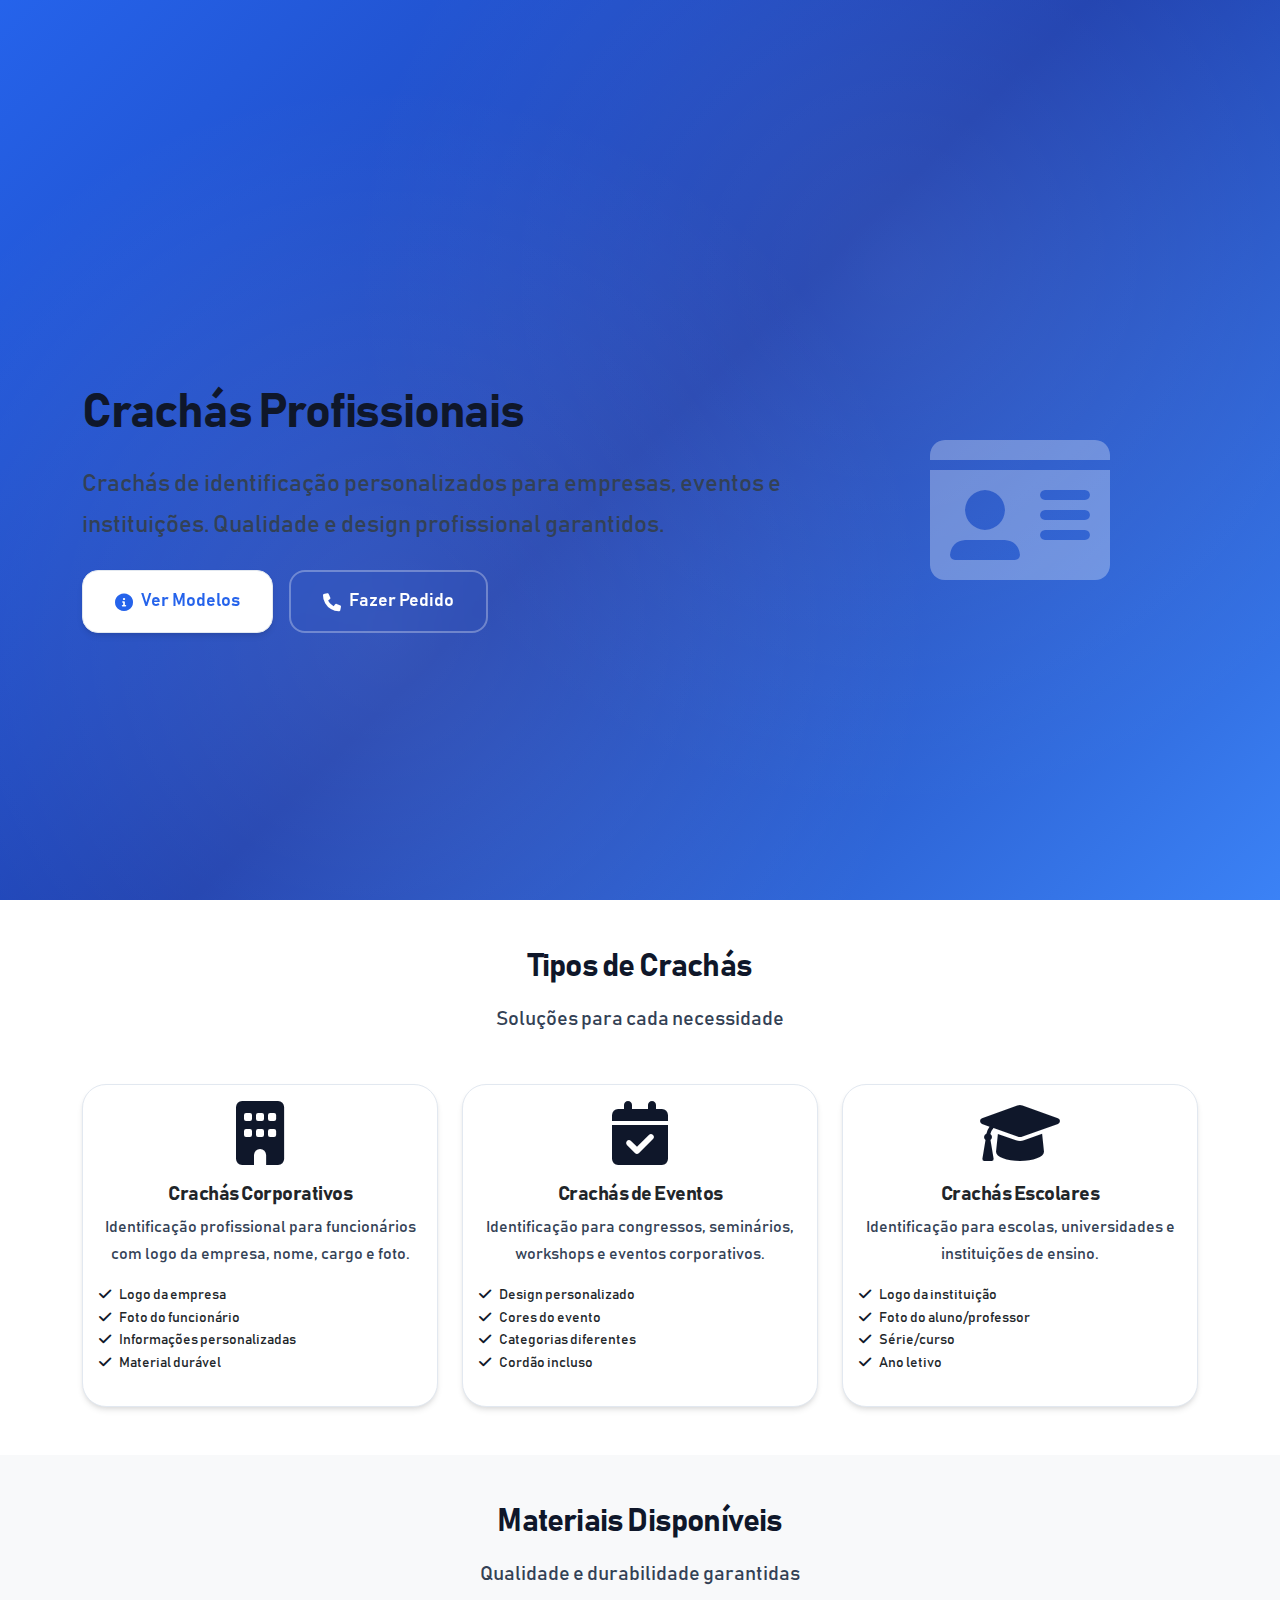
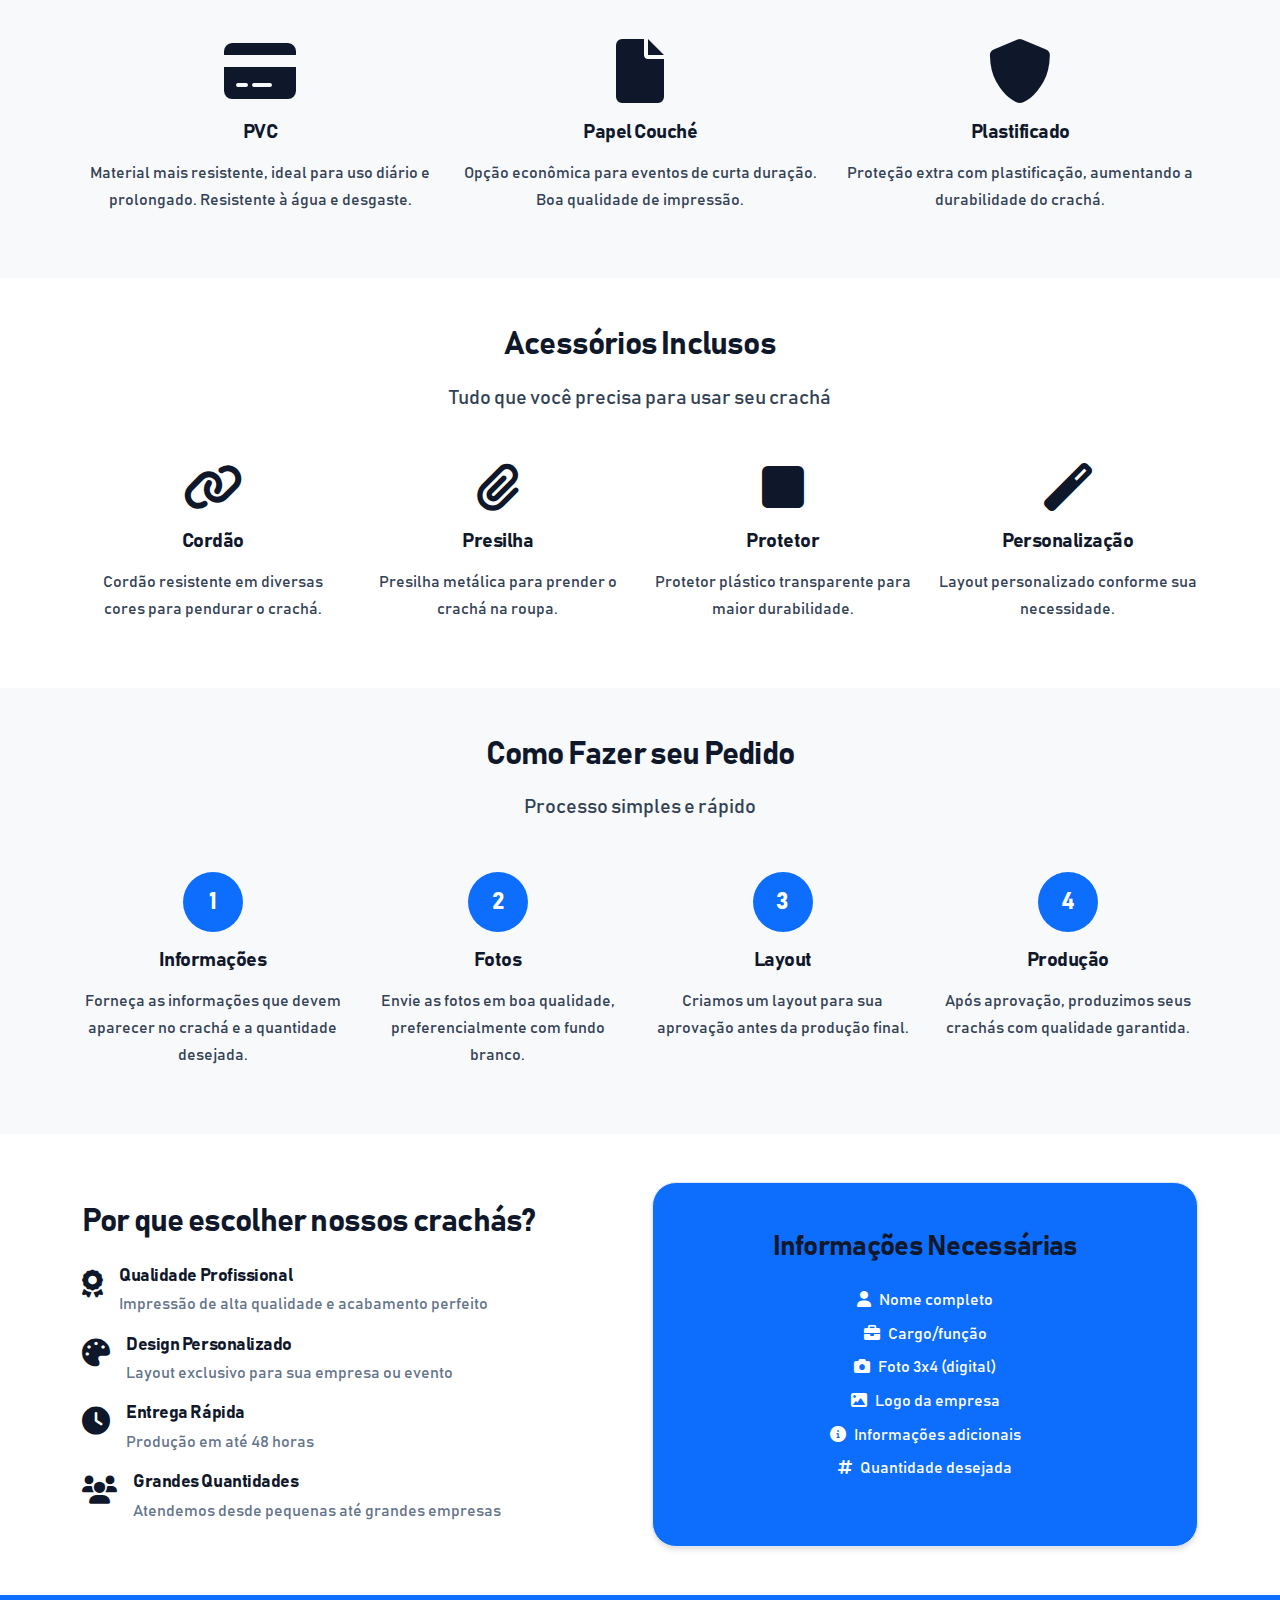
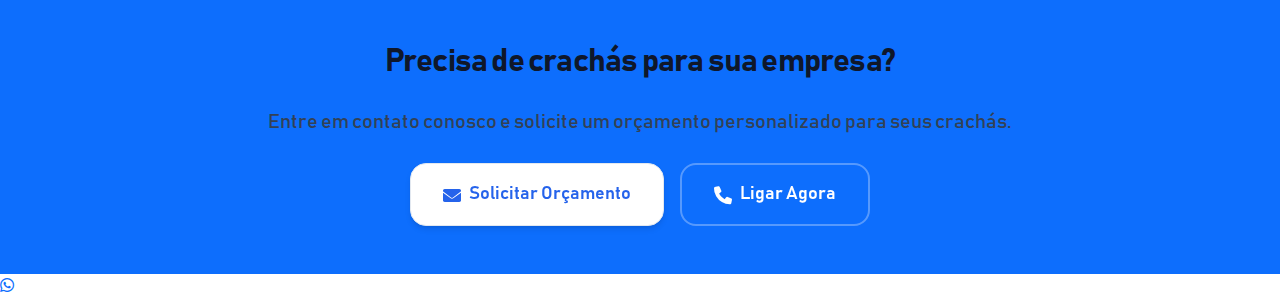
<file: crachas.html>
<!DOCTYPE html>
<html lang="pt-BR">
<head>
    <meta charset="UTF-8">
    <meta name="viewport" content="width=device-width, initial-scale=1.0">
    <title>Crachás - Centro de Cópias</title>
    
    <!-- Bootstrap CSS -->
    <link href="https://cdn.jsdelivr.net/npm/bootstrap@5.3.0/dist/css/bootstrap.min.css" rel="stylesheet">
    <!-- Font Awesome -->
    <link rel="stylesheet" href="https://cdnjs.cloudflare.com/ajax/libs/font-awesome/6.0.0/css/all.min.css">
    <!-- Custom CSS -->
    <link rel="stylesheet" href="css/styles-new.css">
</head>
<body>
    <!-- Navigation -->
    <div id="navbar"></div>

    <!-- Hero Banner -->
    <section class="hero-banner">
        <div class="container">
            <div class="row align-items-center">
                <div class="col-lg-8">
                    <h1 class="display-3 fw-bold mb-4">Crachás Profissionais</h1>
                    <p class="lead fs-4 mb-4">
                        Crachás de identificação personalizados para empresas, eventos e instituições. 
                        Qualidade e design profissional garantidos.
                    </p>
                    <div class="d-flex gap-3">
                        <a href="#tipos" class="btn btn-light btn-lg">
                            <i class="fas fa-info-circle me-2"></i>Ver Modelos
                        </a>
                        <a href="index.html#contato" class="btn btn-outline-light btn-lg">
                            <i class="fas fa-phone me-2"></i>Fazer Pedido
                        </a>
                    </div>
                </div>
                <div class="col-lg-4 text-center">
                    <i class="fas fa-id-card" style="font-size: 10rem; opacity: 0.3;"></i>
                </div>
            </div>
        </div>
    </section>

    <!-- Tipos de Crachás -->
    <section id="tipos" class="py-5">
        <div class="container">
            <div class="text-center mb-5">
                <h2 class="display-5 fw-bold">Tipos de Crachás</h2>
                <p class="lead">Soluções para cada necessidade</p>
            </div>
            
            <div class="row g-4">
                <div class="col-md-6 col-lg-4">
                    <div class="card h-100">
                        <div class="card-body text-center">
                            <div class="mb-3">
                                <i class="fas fa-building fa-4x text-primary"></i>
                            </div>
                            <h5 class="card-title">Crachás Corporativos</h5>
                            <p class="card-text">
                                Identificação profissional para funcionários com logo da empresa, 
                                nome, cargo e foto.
                            </p>
                            <ul class="list-unstyled text-start small">
                                <li><i class="fas fa-check text-primary me-2"></i>Logo da empresa</li>
                                <li><i class="fas fa-check text-primary me-2"></i>Foto do funcionário</li>
                                <li><i class="fas fa-check text-primary me-2"></i>Informações personalizadas</li>
                                <li><i class="fas fa-check text-primary me-2"></i>Material durável</li>
                            </ul>
                        </div>
                    </div>
                </div>
                
                <div class="col-md-6 col-lg-4">
                    <div class="card h-100">
                        <div class="card-body text-center">
                            <div class="mb-3">
                                <i class="fas fa-calendar-check fa-4x text-primary"></i>
                            </div>
                            <h5 class="card-title">Crachás de Eventos</h5>
                            <p class="card-text">
                                Identificação para congressos, seminários, workshops 
                                e eventos corporativos.
                            </p>
                            <ul class="list-unstyled text-start small">
                                <li><i class="fas fa-check text-primary me-2"></i>Design personalizado</li>
                                <li><i class="fas fa-check text-primary me-2"></i>Cores do evento</li>
                                <li><i class="fas fa-check text-primary me-2"></i>Categorias diferentes</li>
                                <li><i class="fas fa-check text-primary me-2"></i>Cordão incluso</li>
                            </ul>
                        </div>
                    </div>
                </div>
                
                <div class="col-md-6 col-lg-4">
                    <div class="card h-100">
                        <div class="card-body text-center">
                            <div class="mb-3">
                                <i class="fas fa-graduation-cap fa-4x text-primary"></i>
                            </div>
                            <h5 class="card-title">Crachás Escolares</h5>
                            <p class="card-text">
                                Identificação para escolas, universidades 
                                e instituições de ensino.
                            </p>
                            <ul class="list-unstyled text-start small">
                                <li><i class="fas fa-check text-primary me-2"></i>Logo da instituição</li>
                                <li><i class="fas fa-check text-primary me-2"></i>Foto do aluno/professor</li>
                                <li><i class="fas fa-check text-primary me-2"></i>Série/curso</li>
                                <li><i class="fas fa-check text-primary me-2"></i>Ano letivo</li>
                            </ul>
                        </div>
                    </div>
                </div>
            </div>
        </div>
    </section>

    <!-- Materiais -->
    <section class="py-5 bg-light">
        <div class="container">
            <div class="text-center mb-5">
                <h2 class="display-5 fw-bold">Materiais Disponíveis</h2>
                <p class="lead">Qualidade e durabilidade garantidas</p>
            </div>
            
            <div class="row g-4">
                <div class="col-md-4">
                    <div class="text-center">
                        <div class="mb-3">
                            <i class="fas fa-credit-card fa-4x text-primary"></i>
                        </div>
                        <h5>PVC</h5>
                        <p>
                            Material mais resistente, ideal para uso diário e prolongado. 
                            Resistente à água e desgaste.
                        </p>
                    </div>
                </div>
                
                <div class="col-md-4">
                    <div class="text-center">
                        <div class="mb-3">
                            <i class="fas fa-file fa-4x text-primary"></i>
                        </div>
                        <h5>Papel Couché</h5>
                        <p>
                            Opção econômica para eventos de curta duração. 
                            Boa qualidade de impressão.
                        </p>
                    </div>
                </div>
                
                <div class="col-md-4">
                    <div class="text-center">
                        <div class="mb-3">
                            <i class="fas fa-shield-alt fa-4x text-primary"></i>
                        </div>
                        <h5>Plastificado</h5>
                        <p>
                            Proteção extra com plastificação, 
                            aumentando a durabilidade do crachá.
                        </p>
                    </div>
                </div>
            </div>
        </div>
    </section>

    <!-- Acessórios -->
    <section class="py-5">
        <div class="container">
            <div class="text-center mb-5">
                <h2 class="display-5 fw-bold">Acessórios Inclusos</h2>
                <p class="lead">Tudo que você precisa para usar seu crachá</p>
            </div>
            
            <div class="row g-4">
                <div class="col-md-6 col-lg-3">
                    <div class="text-center">
                        <div class="mb-3">
                            <i class="fas fa-link fa-3x text-primary"></i>
                        </div>
                        <h5>Cordão</h5>
                        <p>Cordão resistente em diversas cores para pendurar o crachá.</p>
                    </div>
                </div>
                
                <div class="col-md-6 col-lg-3">
                    <div class="text-center">
                        <div class="mb-3">
                            <i class="fas fa-paperclip fa-3x text-primary"></i>
                        </div>
                        <h5>Presilha</h5>
                        <p>Presilha metálica para prender o crachá na roupa.</p>
                    </div>
                </div>
                
                <div class="col-md-6 col-lg-3">
                    <div class="text-center">
                        <div class="mb-3">
                            <i class="fas fa-square fa-3x text-primary"></i>
                        </div>
                        <h5>Protetor</h5>
                        <p>Protetor plástico transparente para maior durabilidade.</p>
                    </div>
                </div>
                
                <div class="col-md-6 col-lg-3">
                    <div class="text-center">
                        <div class="mb-3">
                            <i class="fas fa-magic fa-3x text-primary"></i>
                        </div>
                        <h5>Personalização</h5>
                        <p>Layout personalizado conforme sua necessidade.</p>
                    </div>
                </div>
            </div>
        </div>
    </section>

    <!-- Processo -->
    <section class="py-5 bg-light">
        <div class="container">
            <div class="text-center mb-5">
                <h2 class="display-5 fw-bold">Como Fazer seu Pedido</h2>
                <p class="lead">Processo simples e rápido</p>
            </div>
            
            <div class="row g-4">
                <div class="col-md-3">
                    <div class="text-center">
                        <div class="step-number bg-primary text-white rounded-circle d-inline-flex align-items-center justify-content-center mb-3" style="width: 60px; height: 60px;">
                            <span class="fw-bold fs-4">1</span>
                        </div>
                        <h5>Informações</h5>
                        <p>Forneça as informações que devem aparecer no crachá e a quantidade desejada.</p>
                    </div>
                </div>
                
                <div class="col-md-3">
                    <div class="text-center">
                        <div class="step-number bg-primary text-white rounded-circle d-inline-flex align-items-center justify-content-center mb-3" style="width: 60px; height: 60px;">
                            <span class="fw-bold fs-4">2</span>
                        </div>
                        <h5>Fotos</h5>
                        <p>Envie as fotos em boa qualidade, preferencialmente com fundo branco.</p>
                    </div>
                </div>
                
                <div class="col-md-3">
                    <div class="text-center">
                        <div class="step-number bg-primary text-white rounded-circle d-inline-flex align-items-center justify-content-center mb-3" style="width: 60px; height: 60px;">
                            <span class="fw-bold fs-4">3</span>
                        </div>
                        <h5>Layout</h5>
                        <p>Criamos um layout para sua aprovação antes da produção final.</p>
                    </div>
                </div>
                
                <div class="col-md-3">
                    <div class="text-center">
                        <div class="step-number bg-primary text-white rounded-circle d-inline-flex align-items-center justify-content-center mb-3" style="width: 60px; height: 60px;">
                            <span class="fw-bold fs-4">4</span>
                        </div>
                        <h5>Produção</h5>
                        <p>Após aprovação, produzimos seus crachás com qualidade garantida.</p>
                    </div>
                </div>
            </div>
        </div>
    </section>

    <!-- Vantagens -->
    <section class="py-5">
        <div class="container">
            <div class="row align-items-center">
                <div class="col-lg-6">
                    <h2 class="display-5 fw-bold mb-4">Por que escolher nossos crachás?</h2>
                    <div class="row g-3">
                        <div class="col-12">
                            <div class="d-flex align-items-start">
                                <i class="fas fa-award text-primary fs-3 me-3 mt-1"></i>
                                <div>
                                    <h6 class="mb-1">Qualidade Profissional</h6>
                                    <p class="text-muted mb-0">Impressão de alta qualidade e acabamento perfeito</p>
                                </div>
                            </div>
                        </div>
                        <div class="col-12">
                            <div class="d-flex align-items-start">
                                <i class="fas fa-palette text-primary fs-3 me-3 mt-1"></i>
                                <div>
                                    <h6 class="mb-1">Design Personalizado</h6>
                                    <p class="text-muted mb-0">Layout exclusivo para sua empresa ou evento</p>
                                </div>
                            </div>
                        </div>
                        <div class="col-12">
                            <div class="d-flex align-items-start">
                                <i class="fas fa-clock text-primary fs-3 me-3 mt-1"></i>
                                <div>
                                    <h6 class="mb-1">Entrega Rápida</h6>
                                    <p class="text-muted mb-0">Produção em até 48 horas</p>
                                </div>
                            </div>
                        </div>
                        <div class="col-12">
                            <div class="d-flex align-items-start">
                                <i class="fas fa-users text-primary fs-3 me-3 mt-1"></i>
                                <div>
                                    <h6 class="mb-1">Grandes Quantidades</h6>
                                    <p class="text-muted mb-0">Atendemos desde pequenas até grandes empresas</p>
                                </div>
                            </div>
                        </div>
                    </div>
                </div>
                <div class="col-lg-6">
                    <div class="card bg-primary text-white">
                        <div class="card-body text-center p-5">
                            <h3 class="mb-4">Informações Necessárias</h3>
                            <ul class="list-unstyled">
                                <li class="mb-2"><i class="fas fa-user me-2"></i>Nome completo</li>
                                <li class="mb-2"><i class="fas fa-briefcase me-2"></i>Cargo/função</li>
                                <li class="mb-2"><i class="fas fa-camera me-2"></i>Foto 3x4 (digital)</li>
                                <li class="mb-2"><i class="fas fa-image me-2"></i>Logo da empresa</li>
                                <li class="mb-2"><i class="fas fa-info-circle me-2"></i>Informações adicionais</li>
                                <li class="mb-2"><i class="fas fa-hashtag me-2"></i>Quantidade desejada</li>
                            </ul>
                        </div>
                    </div>
                </div>
            </div>
        </div>
    </section>

    <!-- CTA Section -->
    <section class="py-5 bg-primary text-white">
        <div class="container text-center">
            <h2 class="display-5 fw-bold mb-4">Precisa de crachás para sua empresa?</h2>
            <p class="lead mb-4">
                Entre em contato conosco e solicite um orçamento personalizado para seus crachás.
            </p>
            <div class="d-flex justify-content-center gap-3">
                <a href="index.html#contato" class="btn btn-light btn-lg">
                    <i class="fas fa-envelope me-2"></i>Solicitar Orçamento
                </a>
                <a href="tel:+5511999999999" class="btn btn-outline-light btn-lg">
                    <i class="fas fa-phone me-2"></i>Ligar Agora
                </a>
            </div>
        </div>
    </section>

    <!-- Footer -->
    <div id="footer"></div>

    <!-- Bootstrap JS -->
    <script src="https://cdn.jsdelivr.net/npm/bootstrap@5.3.0/dist/js/bootstrap.bundle.min.js"></script>
    <script src="js/scripts.js"></script>
</body>
</html>
</file>
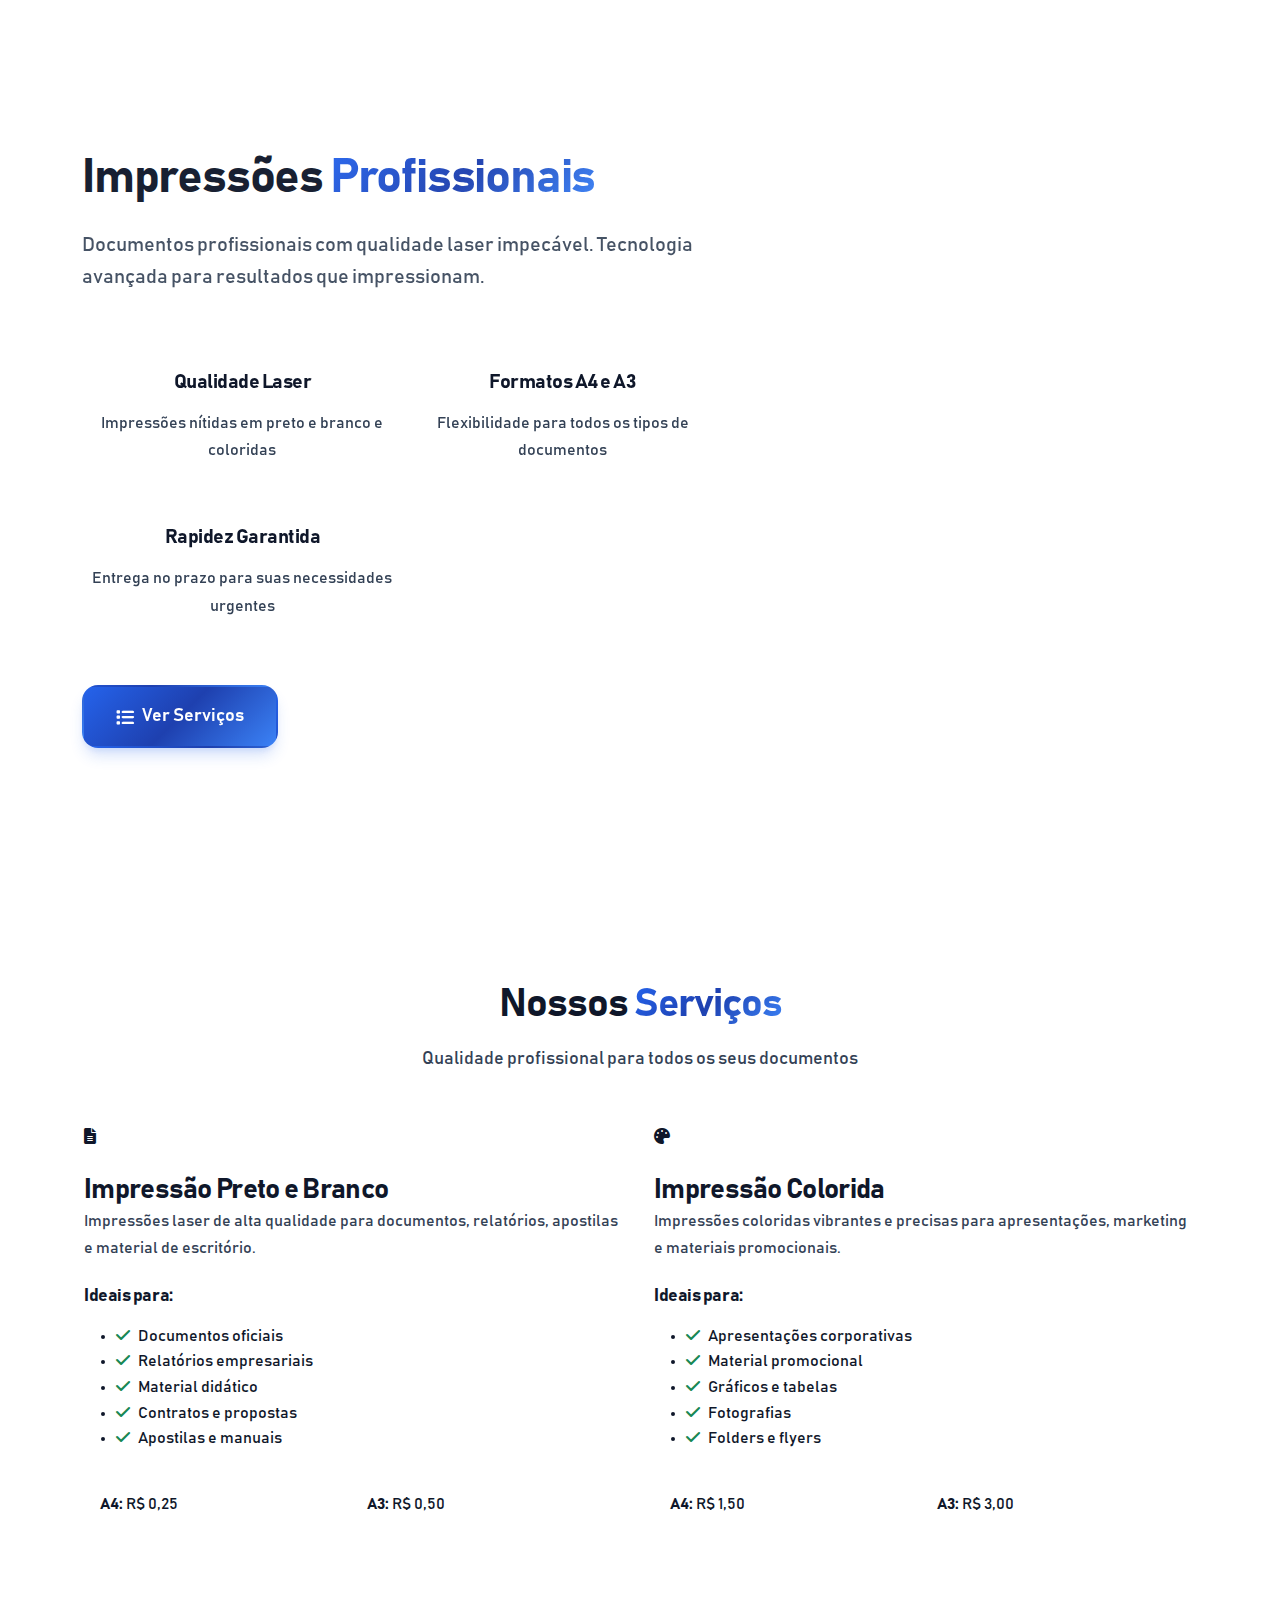
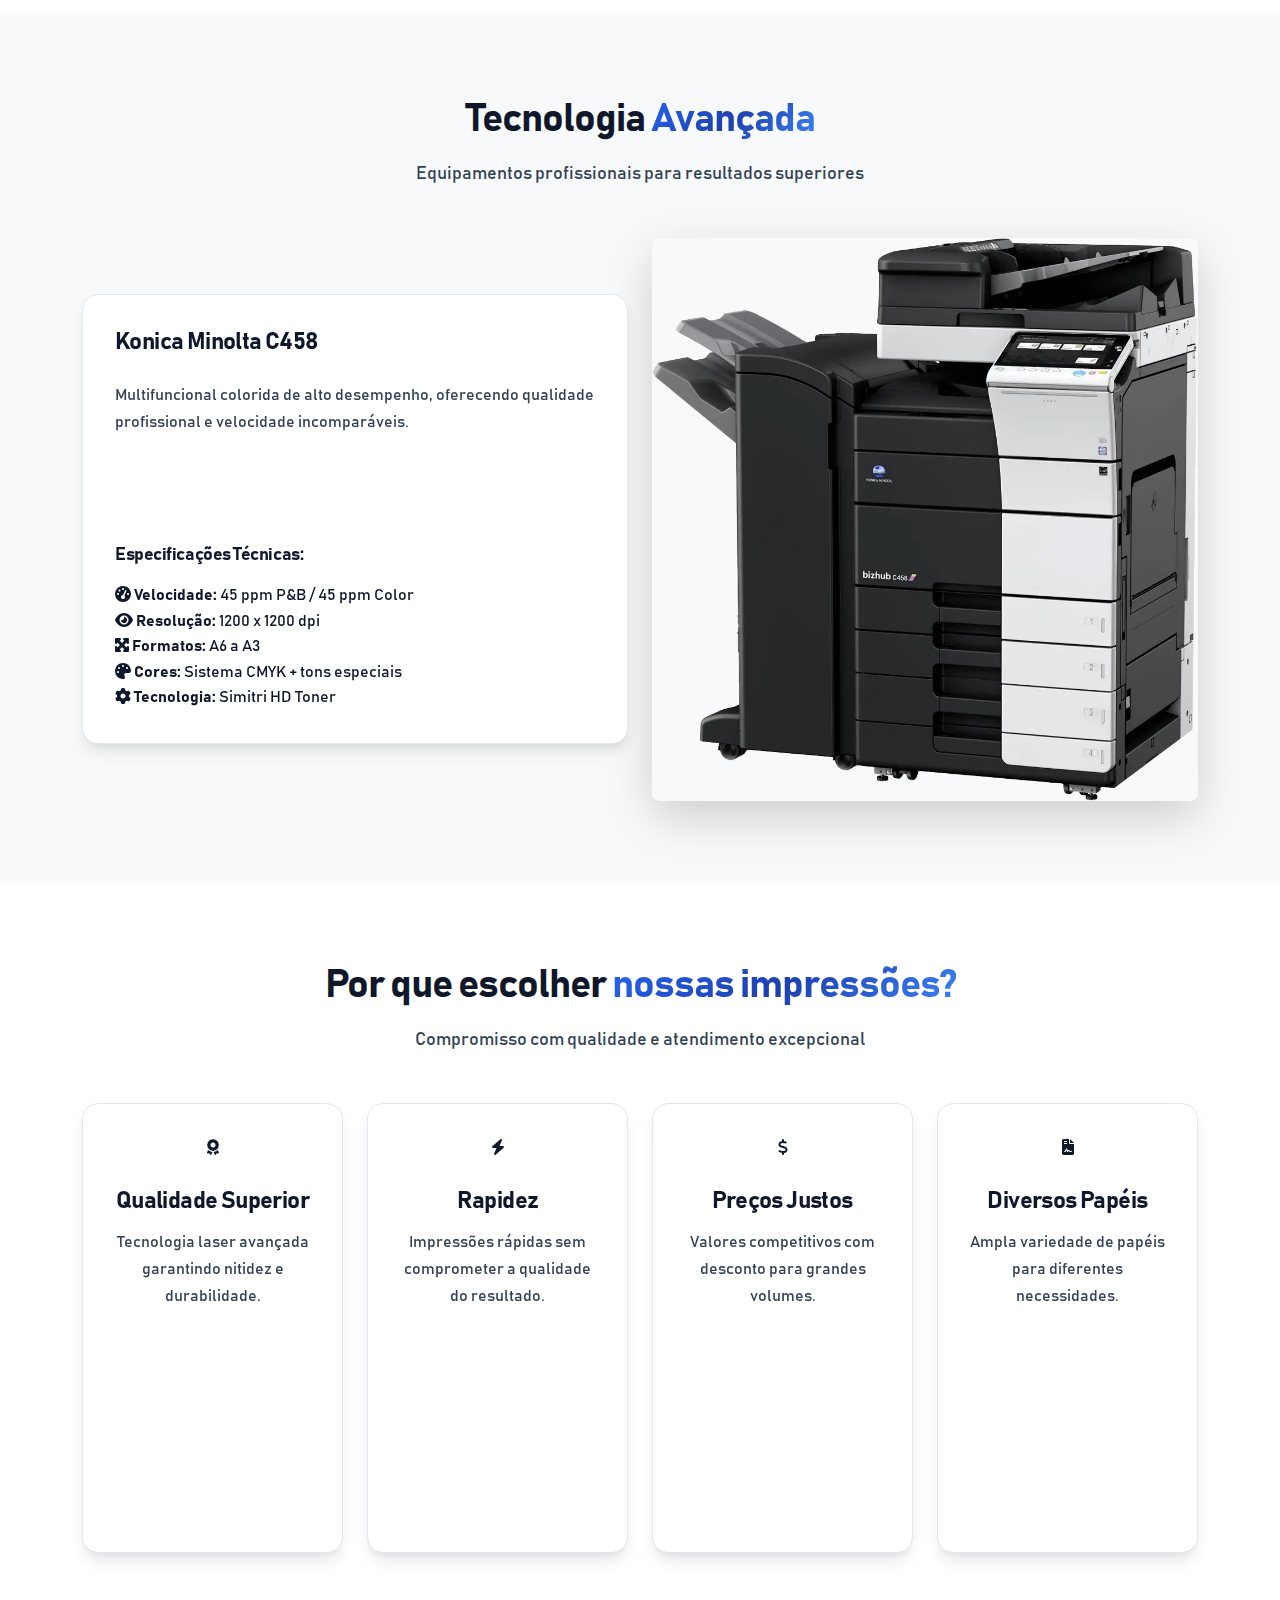
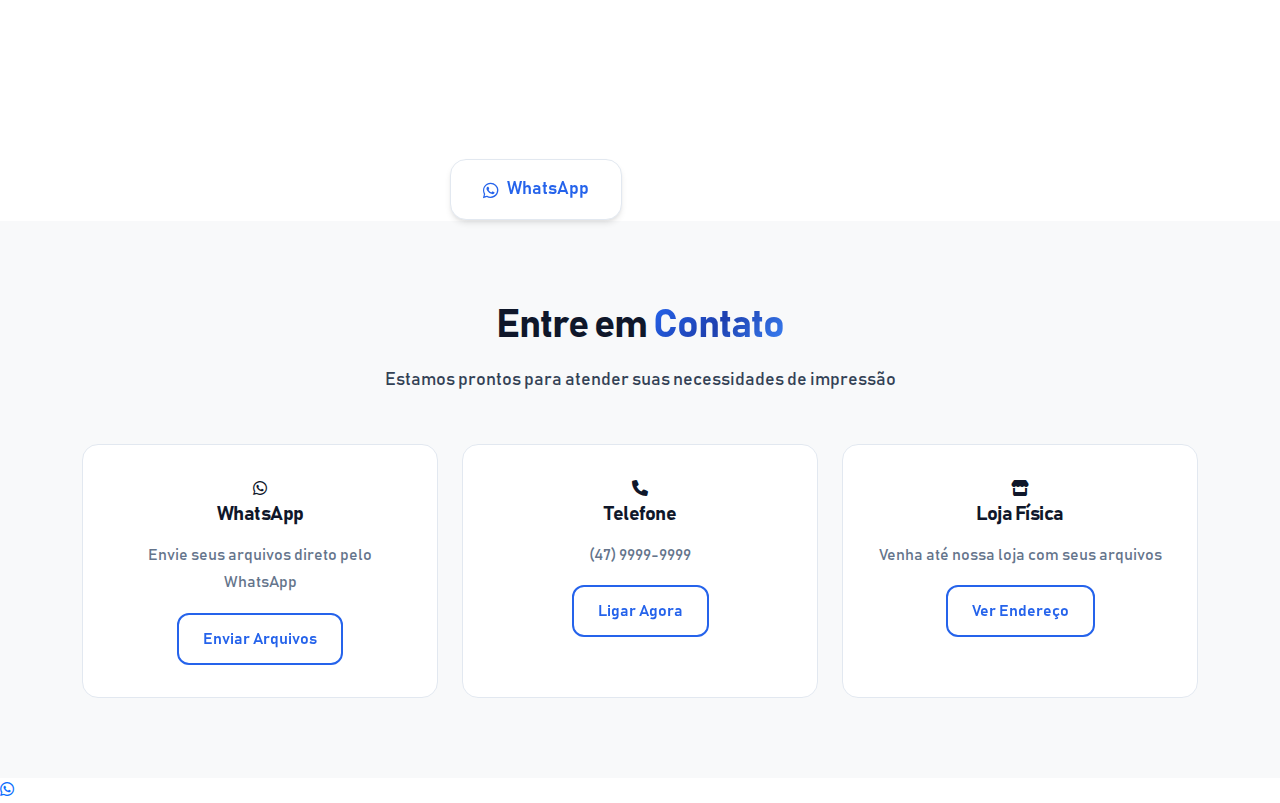
<file: impressoes.html>
<!DOCTYPE html>
<html lang="pt-BR">
<head>
    <meta charset="UTF-8">
    <meta name="viewport" content="width=device-width, initial-scale=1.0">
    <title>Impressões A4/A3 - Centro de Cópias</title>
    
    <!-- Bootstrap CSS -->
    <link href="https://cdn.jsdelivr.net/npm/bootstrap@5.3.0/dist/css/bootstrap.min.css" rel="stylesheet">
    <!-- Font Awesome -->
    <link rel="stylesheet" href="https://cdnjs.cloudflare.com/ajax/libs/font-awesome/6.0.0/css/all.min.css">
    <!-- Custom CSS -->
    <link rel="stylesheet" href="css/styles-new.css">
    
    <style>
        /* Impressões específico */
        .impressoes-hero {
            background: var(--gradient-primary);
            min-height: 100vh;
            position: relative;
            display: flex;
            align-items: center;
            overflow: hidden;
        }
        
        .impressoes-hero::before {
            content: '';
            position: absolute;
            top: 0;
            left: 0;
            right: 0;
            bottom: 0;
            background: radial-gradient(circle at 20% 80%, rgba(255,255,255,0.1) 0%, transparent 70%);
        }
        
        .floating-impressora {
            position: absolute;
            opacity: 0;
            animation: fadeInFloat 1.2s ease-out forwards;
            right: 5%;
            top: 20%;
            max-width: 350px;
            animation-delay: 0.8s;
        }
        
        .impressao-benefit {
            background: rgba(255, 255, 255, 0.1);
            backdrop-filter: blur(15px);
            border: 1px solid rgba(255, 255, 255, 0.2);
            border-radius: var(--radius-lg);
            padding: var(--spacing-5);
            color: white;
            text-align: center;
            transition: all 0.3s ease;
            margin-bottom: var(--spacing-4);
        }
        
        .impressao-benefit:hover {
            transform: translateY(-5px);
            background: rgba(255, 255, 255, 0.15);
        }
        
        .impressao-benefit i {
            font-size: 2.5rem;
            margin-bottom: var(--spacing-3);
            color: rgba(255, 255, 255, 0.9);
        }
        
        .service-type-card {
            background: var(--white);
            border-radius: var(--radius-xl);
            padding: var(--spacing-6);
            box-shadow: var(--shadow-lg);
            transition: all 0.3s ease;
            border: 2px solid transparent;
            height: 100%;
        }
        
        .service-type-card:hover {
            transform: translateY(-5px);
            border-color: var(--primary-color);
        }
        
        .format-grid {
            display: grid;
            grid-template-columns: repeat(auto-fit, minmax(300px, 1fr));
            gap: var(--spacing-6);
            margin-top: var(--spacing-8);
        }
        
        @media (max-width: 768px) {
            .floating-impressora {
                display: none;
            }
            
            .impressoes-hero {
                min-height: 70vh;
            }
        }
    </style>
</head>
<body>
    <!-- Navigation -->
    <div id="navbar"></div>

    <!-- Hero Section Moderno -->
    <section class="impressoes-hero">
        <!-- Impressora Flutuante -->
        <div class="floating-impressora">
            <img src="images/Impressora_Konica_C458.png" alt="Impressora Konica C458" class="img-fluid">
        </div>
        
        <div class="container">
            <div class="row align-items-center">
                <div class="col-lg-7">
                    <h1 class="hero-title">
                        Impressões <span class="text-gradient">Profissionais</span>
                    </h1>
                    <p class="hero-subtitle">
                        Documentos profissionais com qualidade laser impecável. 
                        Tecnologia avançada para resultados que impressionam.
                    </p>
                    
                    <div class="format-grid">
                        <div class="impressao-benefit">
                            <i class="fas fa-file-alt"></i>
                            <h5>Qualidade Laser</h5>
                            <p>Impressões nítidas em preto e branco e coloridas</p>
                        </div>
                        
                        <div class="impressao-benefit">
                            <i class="fas fa-expand-arrows-alt"></i>
                            <h5>Formatos A4 e A3</h5>
                            <p>Flexibilidade para todos os tipos de documentos</p>
                        </div>
                        
                        <div class="impressao-benefit">
                            <i class="fas fa-clock"></i>
                            <h5>Rapidez Garantida</h5>
                            <p>Entrega no prazo para suas necessidades urgentes</p>
                        </div>
                    </div>
                    
                    <div class="hero-cta mt-5">
                        <a href="#tipos" class="btn btn-primary btn-lg me-3">
                            <i class="fas fa-list me-2"></i>Ver Serviços
                        </a>
                        <a href="#contato" class="btn btn-outline-light btn-lg">
                            <i class="fab fa-whatsapp me-2"></i>Solicitar Orçamento
                        </a>
                    </div>
                </div>
            </div>
        </div>
    </section>

    <!-- Tipos de Impressão -->
    <section id="tipos" class="section-spacing">
        <div class="container">
            <div class="text-center mb-5">
                <h2 class="section-title">Nossos <span class="text-gradient">Serviços</span></h2>
                <p class="section-subtitle">
                    Qualidade profissional para todos os seus documentos
                </p>
            </div>
            
            <div class="row g-4">
                <div class="col-lg-6">
                    <div class="service-type-card">
                        <div class="service-icon-bg mb-4">
                            <i class="fas fa-file-alt text-gray-600"></i>
                        </div>
                        <h3 class="card-title">Impressão Preto e Branco</h3>
                        <p class="card-description">
                            Impressões laser de alta qualidade para documentos, 
                            relatórios, apostilas e material de escritório.
                        </p>
                        
                        <div class="mt-4">
                            <h6 class="fw-bold mb-3">Ideais para:</h6>
                            <ul class="benefit-list">
                                <li><i class="fas fa-check text-success me-2"></i>Documentos oficiais</li>
                                <li><i class="fas fa-check text-success me-2"></i>Relatórios empresariais</li>
                                <li><i class="fas fa-check text-success me-2"></i>Material didático</li>
                                <li><i class="fas fa-check text-success me-2"></i>Contratos e propostas</li>
                                <li><i class="fas fa-check text-success me-2"></i>Apostilas e manuais</li>
                            </ul>
                        </div>
                        
                        <div class="pricing-info mt-4 p-3 bg-gray-50 rounded-3">
                            <div class="row">
                                <div class="col-6">
                                    <strong>A4:</strong> R$ 0,25
                                </div>
                                <div class="col-6">
                                    <strong>A3:</strong> R$ 0,50
                                </div>
                            </div>
                        </div>
                    </div>
                </div>
                
                <div class="col-lg-6">
                    <div class="service-type-card">
                        <div class="service-icon-bg mb-4">
                            <i class="fas fa-palette text-primary"></i>
                        </div>
                        <h3 class="card-title">Impressão Colorida</h3>
                        <p class="card-description">
                            Impressões coloridas vibrantes e precisas para 
                            apresentações, marketing e materiais promocionais.
                        </p>
                        
                        <div class="mt-4">
                            <h6 class="fw-bold mb-3">Ideais para:</h6>
                            <ul class="benefit-list">
                                <li><i class="fas fa-check text-success me-2"></i>Apresentações corporativas</li>
                                <li><i class="fas fa-check text-success me-2"></i>Material promocional</li>
                                <li><i class="fas fa-check text-success me-2"></i>Gráficos e tabelas</li>
                                <li><i class="fas fa-check text-success me-2"></i>Fotografias</li>
                                <li><i class="fas fa-check text-success me-2"></i>Folders e flyers</li>
                            </ul>
                        </div>
                        
                        <div class="pricing-info mt-4 p-3 bg-primary-light rounded-3">
                            <div class="row">
                                <div class="col-6">
                                    <strong>A4:</strong> R$ 1,50
                                </div>
                                <div class="col-6">
                                    <strong>A3:</strong> R$ 3,00
                                </div>
                            </div>
                        </div>
                    </div>
                </div>
            </div>
        </div>
    </section>

    <!-- Equipamento -->
    <section class="section-spacing bg-light">
        <div class="container">
            <div class="text-center mb-5">
                <h2 class="section-title">Tecnologia <span class="text-gradient">Avançada</span></h2>
                <p class="section-subtitle">
                    Equipamentos profissionais para resultados superiores
                </p>
            </div>
            
            <div class="row align-items-center">
                <div class="col-lg-6">
                    <div class="service-card">
                        <h3 class="mb-4">Konica Minolta C458</h3>
                        <p class="card-description">
                            Multifuncional colorida de alto desempenho, oferecendo 
                            qualidade profissional e velocidade incomparáveis.
                        </p>
                        
                        <div class="equipment-specs">
                            <h6 class="fw-bold mb-3 text-primary">Especificações Técnicas:</h6>
                            
                            <div class="spec-item">
                                <i class="fas fa-tachometer-alt"></i>
                                <span><strong>Velocidade:</strong> 45 ppm P&B / 45 ppm Color</span>
                            </div>
                            
                            <div class="spec-item">
                                <i class="fas fa-eye"></i>
                                <span><strong>Resolução:</strong> 1200 x 1200 dpi</span>
                            </div>
                            
                            <div class="spec-item">
                                <i class="fas fa-expand-arrows-alt"></i>
                                <span><strong>Formatos:</strong> A6 a A3</span>
                            </div>
                            
                            <div class="spec-item">
                                <i class="fas fa-palette"></i>
                                <span><strong>Cores:</strong> Sistema CMYK + tons especiais</span>
                            </div>
                            
                            <div class="spec-item">
                                <i class="fas fa-cog"></i>
                                <span><strong>Tecnologia:</strong> Simitri HD Toner</span>
                            </div>
                        </div>
                    </div>
                </div>
                
                <div class="col-lg-6 text-center">
                    <img src="images/Impressora_Konica_C458.png" alt="Konica Minolta C458" class="img-fluid rounded-3 shadow-lg">
                </div>
            </div>
        </div>
    </section>

    <!-- Vantagens -->
    <section class="section-spacing">
        <div class="container">
            <div class="text-center mb-5">
                <h2 class="section-title">Por que escolher <span class="text-gradient">nossas impressões?</span></h2>
                <p class="section-subtitle">
                    Compromisso com qualidade e atendimento excepcional
                </p>
            </div>
            
            <div class="row g-4">
                <div class="col-lg-3 col-md-6">
                    <div class="service-card text-center h-100">
                        <div class="service-icon-bg mx-auto mb-4">
                            <i class="fas fa-award text-primary"></i>
                        </div>
                        <h5 class="card-title">Qualidade Superior</h5>
                        <p class="card-description">
                            Tecnologia laser avançada garantindo nitidez e durabilidade.
                        </p>
                    </div>
                </div>
                
                <div class="col-lg-3 col-md-6">
                    <div class="service-card text-center h-100">
                        <div class="service-icon-bg mx-auto mb-4">
                            <i class="fas fa-bolt text-primary"></i>
                        </div>
                        <h5 class="card-title">Rapidez</h5>
                        <p class="card-description">
                            Impressões rápidas sem comprometer a qualidade do resultado.
                        </p>
                    </div>
                </div>
                
                <div class="col-lg-3 col-md-6">
                    <div class="service-card text-center h-100">
                        <div class="service-icon-bg mx-auto mb-4">
                            <i class="fas fa-dollar-sign text-primary"></i>
                        </div>
                        <h5 class="card-title">Preços Justos</h5>
                        <p class="card-description">
                            Valores competitivos com desconto para grandes volumes.
                        </p>
                    </div>
                </div>
                
                <div class="col-lg-3 col-md-6">
                    <div class="service-card text-center h-100">
                        <div class="service-icon-bg mx-auto mb-4">
                            <i class="fas fa-file-contract text-primary"></i>
                        </div>
                        <h5 class="card-title">Diversos Papéis</h5>
                        <p class="card-description">
                            Ampla variedade de papéis para diferentes necessidades.
                        </p>
                    </div>
                </div>
            </div>
        </div>
    </section>

    <!-- CTA Final -->
    <section class="cta-section">
        <div class="container text-center">
            <div class="row justify-content-center">
                <div class="col-lg-8">
                    <h2 class="cta-title text-white">
                        Precisa imprimir seus documentos?
                    </h2>
                    <p class="cta-subtitle text-white opacity-90">
                        Entre em contato e solicite um orçamento personalizado. 
                        Qualidade profissional com preços que cabem no seu bolso.
                    </p>
                    <div class="cta-buttons">
                        <a href="https://wa.me/5547999999999" class="btn btn-light btn-lg me-3" target="_blank">
                            <i class="fab fa-whatsapp me-2"></i>WhatsApp
                        </a>
                        <a href="tel:+5547999999999" class="btn btn-outline-light btn-lg">
                            <i class="fas fa-phone me-2"></i>Ligar Agora
                        </a>
                    </div>
                </div>
            </div>
        </div>
    </section>

    <!-- Contato -->
    <section id="contato" class="section-spacing bg-light">
        <div class="container">
            <div class="text-center mb-5">
                <h2 class="section-title">Entre em <span class="text-gradient">Contato</span></h2>
                <p class="section-subtitle">
                    Estamos prontos para atender suas necessidades de impressão
                </p>
            </div>
            
            <div class="row g-4">
                <div class="col-lg-4">
                    <div class="contact-card h-100">
                        <div class="contact-icon">
                            <i class="fab fa-whatsapp"></i>
                        </div>
                        <h5>WhatsApp</h5>
                        <p class="text-muted">Envie seus arquivos direto pelo WhatsApp</p>
                        <a href="https://wa.me/5547999999999" class="btn btn-outline-primary" target="_blank">
                            Enviar Arquivos
                        </a>
                    </div>
                </div>
                
                <div class="col-lg-4">
                    <div class="contact-card h-100">
                        <div class="contact-icon">
                            <i class="fas fa-phone"></i>
                        </div>
                        <h5>Telefone</h5>
                        <p class="text-muted">(47) 9999-9999</p>
                        <a href="tel:+5547999999999" class="btn btn-outline-primary">
                            Ligar Agora
                        </a>
                    </div>
                </div>
                
                <div class="col-lg-4">
                    <div class="contact-card h-100">
                        <div class="contact-icon">
                            <i class="fas fa-store"></i>
                        </div>
                        <h5>Loja Física</h5>
                        <p class="text-muted">Venha até nossa loja com seus arquivos</p>
                        <a href="#" class="btn btn-outline-primary">
                            Ver Endereço
                        </a>
                    </div>
                </div>
            </div>
        </div>
    </section>

    <!-- Footer -->
    <div id="footer"></div>

    <!-- Bootstrap JS -->
    <script src="https://cdn.jsdelivr.net/npm/bootstrap@5.3.0/dist/js/bootstrap.bundle.min.js"></script>
    <!-- Site Scripts -->
    <script src="js/scripts.js"></script>
</body>
</html>
</file>
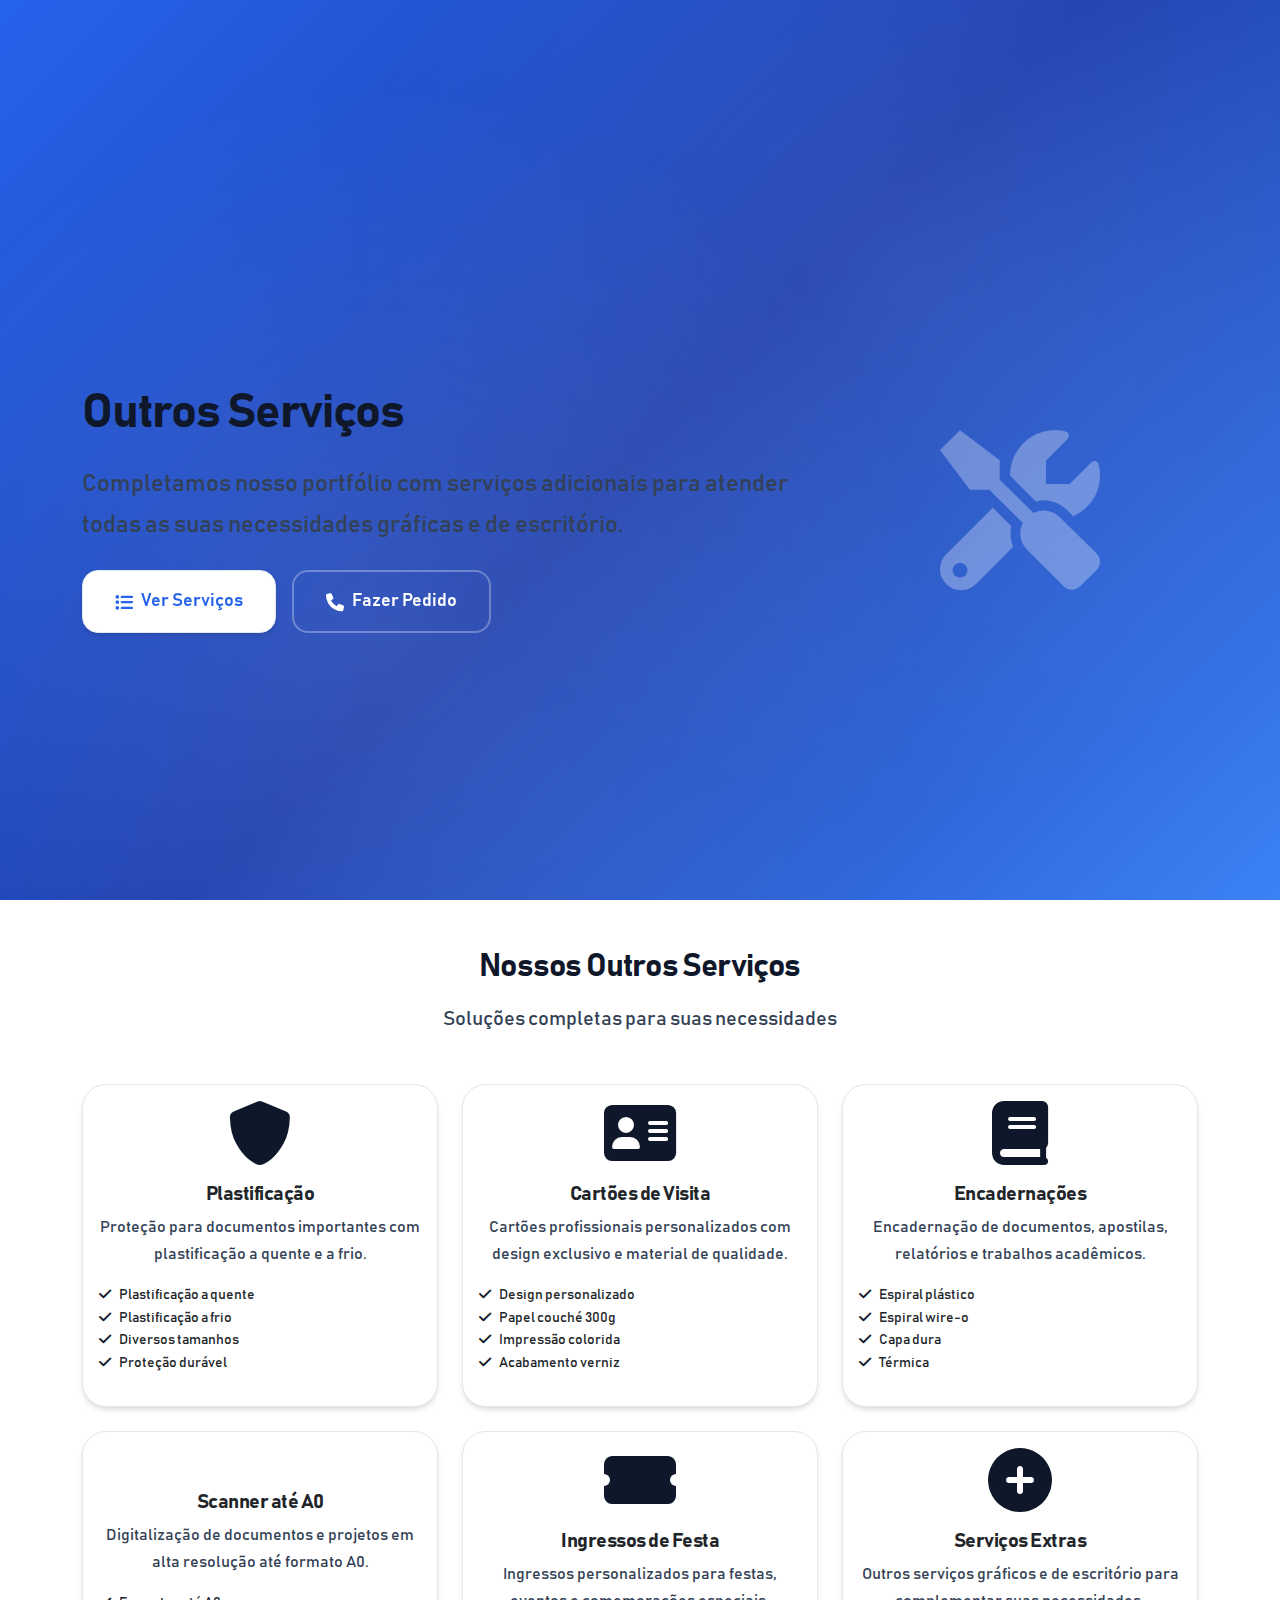
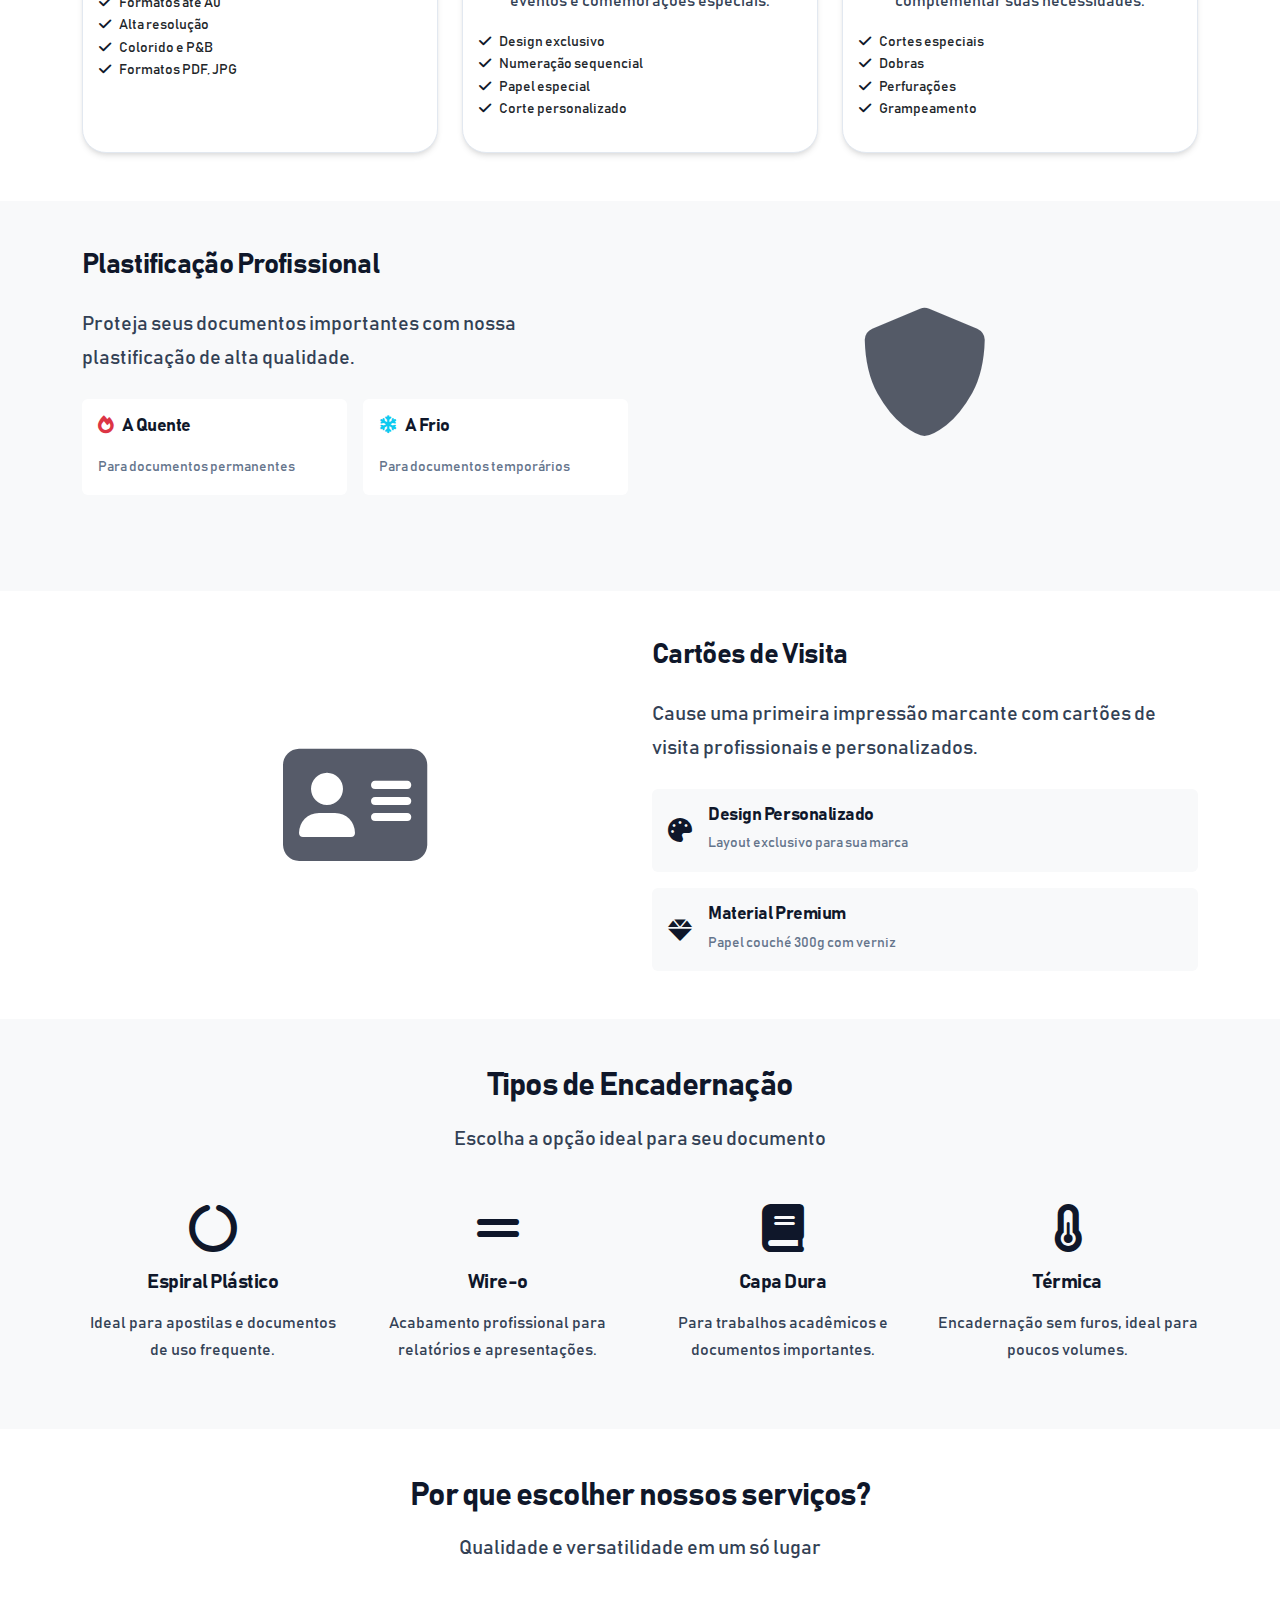
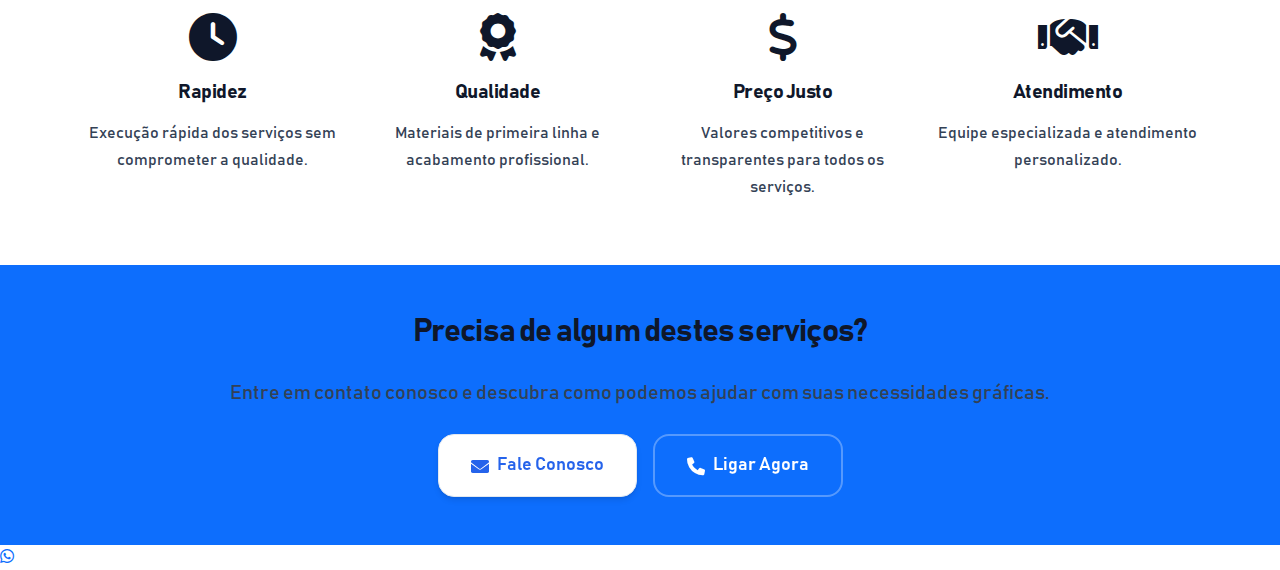
<file: outros-servicos.html>
<!DOCTYPE html>
<html lang="pt-BR">
<head>
    <meta charset="UTF-8">
    <meta name="viewport" content="width=device-width, initial-scale=1.0">
    <title>Outros Serviços - Centro de Cópias</title>
    
    <!-- Bootstrap CSS -->
    <link href="https://cdn.jsdelivr.net/npm/bootstrap@5.3.0/dist/css/bootstrap.min.css" rel="stylesheet">
    <!-- Font Awesome -->
    <link rel="stylesheet" href="https://cdnjs.cloudflare.com/ajax/libs/font-awesome/6.0.0/css/all.min.css">
    <!-- Custom CSS -->
    <link rel="stylesheet" href="css/styles-new.css">
</head>
<body>
    <!-- Navigation -->
    <div id="navbar"></div>

    <!-- Hero Banner -->
    <section class="hero-banner">
        <div class="container">
            <div class="row align-items-center">
                <div class="col-lg-8">
                    <h1 class="display-3 fw-bold mb-4">Outros Serviços</h1>
                    <p class="lead fs-4 mb-4">
                        Completamos nosso portfólio com serviços adicionais para atender 
                        todas as suas necessidades gráficas e de escritório.
                    </p>
                    <div class="d-flex gap-3">
                        <a href="#servicos" class="btn btn-light btn-lg">
                            <i class="fas fa-list me-2"></i>Ver Serviços
                        </a>
                        <a href="index.html#contato" class="btn btn-outline-light btn-lg">
                            <i class="fas fa-phone me-2"></i>Fazer Pedido
                        </a>
                    </div>
                </div>
                <div class="col-lg-4 text-center">
                    <i class="fas fa-tools" style="font-size: 10rem; opacity: 0.3;"></i>
                </div>
            </div>
        </div>
    </section>

    <!-- Serviços -->
    <section id="servicos" class="py-5">
        <div class="container">
            <div class="text-center mb-5">
                <h2 class="display-5 fw-bold">Nossos Outros Serviços</h2>
                <p class="lead">Soluções completas para suas necessidades</p>
            </div>
            
            <div class="row g-4">
                <!-- Plastificação -->
                <div class="col-md-6 col-lg-4">
                    <div class="card h-100">
                        <div class="card-body text-center">
                            <div class="mb-3">
                                <i class="fas fa-shield-alt fa-4x text-primary"></i>
                            </div>
                            <h5 class="card-title">Plastificação</h5>
                            <p class="card-text">
                                Proteção para documentos importantes com plastificação 
                                a quente e a frio.
                            </p>
                            <ul class="list-unstyled text-start small">
                                <li><i class="fas fa-check text-primary me-2"></i>Plastificação a quente</li>
                                <li><i class="fas fa-check text-primary me-2"></i>Plastificação a frio</li>
                                <li><i class="fas fa-check text-primary me-2"></i>Diversos tamanhos</li>
                                <li><i class="fas fa-check text-primary me-2"></i>Proteção durável</li>
                            </ul>
                        </div>
                    </div>
                </div>

                <!-- Cartões de Visita -->
                <div class="col-md-6 col-lg-4">
                    <div class="card h-100">
                        <div class="card-body text-center">
                            <div class="mb-3">
                                <i class="fas fa-address-card fa-4x text-primary"></i>
                            </div>
                            <h5 class="card-title">Cartões de Visita</h5>
                            <p class="card-text">
                                Cartões profissionais personalizados com 
                                design exclusivo e material de qualidade.
                            </p>
                            <ul class="list-unstyled text-start small">
                                <li><i class="fas fa-check text-primary me-2"></i>Design personalizado</li>
                                <li><i class="fas fa-check text-primary me-2"></i>Papel couché 300g</li>
                                <li><i class="fas fa-check text-primary me-2"></i>Impressão colorida</li>
                                <li><i class="fas fa-check text-primary me-2"></i>Acabamento verniz</li>
                            </ul>
                        </div>
                    </div>
                </div>

                <!-- Encadernações -->
                <div class="col-md-6 col-lg-4">
                    <div class="card h-100">
                        <div class="card-body text-center">
                            <div class="mb-3">
                                <i class="fas fa-book fa-4x text-primary"></i>
                            </div>
                            <h5 class="card-title">Encadernações</h5>
                            <p class="card-text">
                                Encadernação de documentos, apostilas, 
                                relatórios e trabalhos acadêmicos.
                            </p>
                            <ul class="list-unstyled text-start small">
                                <li><i class="fas fa-check text-primary me-2"></i>Espiral plástico</li>
                                <li><i class="fas fa-check text-primary me-2"></i>Espiral wire-o</li>
                                <li><i class="fas fa-check text-primary me-2"></i>Capa dura</li>
                                <li><i class="fas fa-check text-primary me-2"></i>Térmica</li>
                            </ul>
                        </div>
                    </div>
                </div>

                <!-- Scanner -->
                <div class="col-md-6 col-lg-4">
                    <div class="card h-100">
                        <div class="card-body text-center">
                            <div class="mb-3">
                                <i class="fas fa-scanner fa-4x text-primary"></i>
                            </div>
                            <h5 class="card-title">Scanner até A0</h5>
                            <p class="card-text">
                                Digitalização de documentos e projetos 
                                em alta resolução até formato A0.
                            </p>
                            <ul class="list-unstyled text-start small">
                                <li><i class="fas fa-check text-primary me-2"></i>Formatos até A0</li>
                                <li><i class="fas fa-check text-primary me-2"></i>Alta resolução</li>
                                <li><i class="fas fa-check text-primary me-2"></i>Colorido e P&B</li>
                                <li><i class="fas fa-check text-primary me-2"></i>Formatos PDF, JPG</li>
                            </ul>
                        </div>
                    </div>
                </div>

                <!-- Ingressos de Festa -->
                <div class="col-md-6 col-lg-4">
                    <div class="card h-100">
                        <div class="card-body text-center">
                            <div class="mb-3">
                                <i class="fas fa-ticket-alt fa-4x text-primary"></i>
                            </div>
                            <h5 class="card-title">Ingressos de Festa</h5>
                            <p class="card-text">
                                Ingressos personalizados para festas, 
                                eventos e comemorações especiais.
                            </p>
                            <ul class="list-unstyled text-start small">
                                <li><i class="fas fa-check text-primary me-2"></i>Design exclusivo</li>
                                <li><i class="fas fa-check text-primary me-2"></i>Numeração sequencial</li>
                                <li><i class="fas fa-check text-primary me-2"></i>Papel especial</li>
                                <li><i class="fas fa-check text-primary me-2"></i>Corte personalizado</li>
                            </ul>
                        </div>
                    </div>
                </div>

                <!-- Serviços Extras -->
                <div class="col-md-6 col-lg-4">
                    <div class="card h-100">
                        <div class="card-body text-center">
                            <div class="mb-3">
                                <i class="fas fa-plus-circle fa-4x text-primary"></i>
                            </div>
                            <h5 class="card-title">Serviços Extras</h5>
                            <p class="card-text">
                                Outros serviços gráficos e de escritório 
                                para complementar suas necessidades.
                            </p>
                            <ul class="list-unstyled text-start small">
                                <li><i class="fas fa-check text-primary me-2"></i>Cortes especiais</li>
                                <li><i class="fas fa-check text-primary me-2"></i>Dobras</li>
                                <li><i class="fas fa-check text-primary me-2"></i>Perfurações</li>
                                <li><i class="fas fa-check text-primary me-2"></i>Grampeamento</li>
                            </ul>
                        </div>
                    </div>
                </div>
            </div>
        </div>
    </section>

    <!-- Detalhes da Plastificação -->
    <section class="py-5 bg-light">
        <div class="container">
            <div class="row align-items-center mb-5">
                <div class="col-lg-6">
                    <h2 class="display-6 fw-bold mb-4">Plastificação Profissional</h2>
                    <p class="lead">
                        Proteja seus documentos importantes com nossa plastificação 
                        de alta qualidade.
                    </p>
                    <div class="row g-3">
                        <div class="col-md-6">
                            <div class="p-3 bg-white rounded">
                                <h6><i class="fas fa-fire text-danger me-2"></i>A Quente</h6>
                                <small class="text-muted">Para documentos permanentes</small>
                            </div>
                        </div>
                        <div class="col-md-6">
                            <div class="p-3 bg-white rounded">
                                <h6><i class="fas fa-snowflake text-info me-2"></i>A Frio</h6>
                                <small class="text-muted">Para documentos temporários</small>
                            </div>
                        </div>
                    </div>
                </div>
                <div class="col-lg-6">
                    <div class="text-center">
                        <i class="fas fa-shield-alt text-primary" style="font-size: 8rem; opacity: 0.7;"></i>
                    </div>
                </div>
            </div>
        </div>
    </section>

    <!-- Cartões de Visita -->
    <section class="py-5">
        <div class="container">
            <div class="row align-items-center">
                <div class="col-lg-6 order-lg-2">
                    <h2 class="display-6 fw-bold mb-4">Cartões de Visita</h2>
                    <p class="lead">
                        Cause uma primeira impressão marcante com cartões de visita 
                        profissionais e personalizados.
                    </p>
                    <div class="row g-3">
                        <div class="col-12">
                            <div class="d-flex align-items-center p-3 bg-light rounded">
                                <i class="fas fa-palette text-primary fs-4 me-3"></i>
                                <div>
                                    <h6 class="mb-1">Design Personalizado</h6>
                                    <small class="text-muted">Layout exclusivo para sua marca</small>
                                </div>
                            </div>
                        </div>
                        <div class="col-12">
                            <div class="d-flex align-items-center p-3 bg-light rounded">
                                <i class="fas fa-gem text-primary fs-4 me-3"></i>
                                <div>
                                    <h6 class="mb-1">Material Premium</h6>
                                    <small class="text-muted">Papel couché 300g com verniz</small>
                                </div>
                            </div>
                        </div>
                    </div>
                </div>
                <div class="col-lg-6 order-lg-1">
                    <div class="text-center">
                        <i class="fas fa-address-card text-primary" style="font-size: 8rem; opacity: 0.7;"></i>
                    </div>
                </div>
            </div>
        </div>
    </section>

    <!-- Encadernações -->
    <section class="py-5 bg-light">
        <div class="container">
            <div class="text-center mb-5">
                <h2 class="display-5 fw-bold">Tipos de Encadernação</h2>
                <p class="lead">Escolha a opção ideal para seu documento</p>
            </div>
            
            <div class="row g-4">
                <div class="col-md-3">
                    <div class="text-center">
                        <div class="mb-3">
                            <i class="fas fa-circle-notch fa-3x text-primary"></i>
                        </div>
                        <h5>Espiral Plástico</h5>
                        <p>Ideal para apostilas e documentos de uso frequente.</p>
                    </div>
                </div>
                
                <div class="col-md-3">
                    <div class="text-center">
                        <div class="mb-3">
                            <i class="fas fa-grip-lines fa-3x text-primary"></i>
                        </div>
                        <h5>Wire-o</h5>
                        <p>Acabamento profissional para relatórios e apresentações.</p>
                    </div>
                </div>
                
                <div class="col-md-3">
                    <div class="text-center">
                        <div class="mb-3">
                            <i class="fas fa-book fa-3x text-primary"></i>
                        </div>
                        <h5>Capa Dura</h5>
                        <p>Para trabalhos acadêmicos e documentos importantes.</p>
                    </div>
                </div>
                
                <div class="col-md-3">
                    <div class="text-center">
                        <div class="mb-3">
                            <i class="fas fa-thermometer-half fa-3x text-primary"></i>
                        </div>
                        <h5>Térmica</h5>
                        <p>Encadernação sem furos, ideal para poucos volumes.</p>
                    </div>
                </div>
            </div>
        </div>
    </section>

    <!-- Vantagens -->
    <section class="py-5">
        <div class="container">
            <div class="text-center mb-5">
                <h2 class="display-5 fw-bold">Por que escolher nossos serviços?</h2>
                <p class="lead">Qualidade e versatilidade em um só lugar</p>
            </div>
            
            <div class="row g-4">
                <div class="col-md-6 col-lg-3">
                    <div class="text-center">
                        <div class="mb-3">
                            <i class="fas fa-clock fa-3x text-primary"></i>
                        </div>
                        <h5>Rapidez</h5>
                        <p>Execução rápida dos serviços sem comprometer a qualidade.</p>
                    </div>
                </div>
                
                <div class="col-md-6 col-lg-3">
                    <div class="text-center">
                        <div class="mb-3">
                            <i class="fas fa-award fa-3x text-primary"></i>
                        </div>
                        <h5>Qualidade</h5>
                        <p>Materiais de primeira linha e acabamento profissional.</p>
                    </div>
                </div>
                
                <div class="col-md-6 col-lg-3">
                    <div class="text-center">
                        <div class="mb-3">
                            <i class="fas fa-dollar-sign fa-3x text-primary"></i>
                        </div>
                        <h5>Preço Justo</h5>
                        <p>Valores competitivos e transparentes para todos os serviços.</p>
                    </div>
                </div>
                
                <div class="col-md-6 col-lg-3">
                    <div class="text-center">
                        <div class="mb-3">
                            <i class="fas fa-handshake fa-3x text-primary"></i>
                        </div>
                        <h5>Atendimento</h5>
                        <p>Equipe especializada e atendimento personalizado.</p>
                    </div>
                </div>
            </div>
        </div>
    </section>

    <!-- CTA Section -->
    <section class="py-5 bg-primary text-white">
        <div class="container text-center">
            <h2 class="display-5 fw-bold mb-4">Precisa de algum destes serviços?</h2>
            <p class="lead mb-4">
                Entre em contato conosco e descubra como podemos ajudar com suas necessidades gráficas.
            </p>
            <div class="d-flex justify-content-center gap-3">
                <a href="index.html#contato" class="btn btn-light btn-lg">
                    <i class="fas fa-envelope me-2"></i>Fale Conosco
                </a>
                <a href="tel:+5511999999999" class="btn btn-outline-light btn-lg">
                    <i class="fas fa-phone me-2"></i>Ligar Agora
                </a>
            </div>
        </div>
    </section>

    <!-- Footer -->
    <div id="footer"></div>

    <!-- Bootstrap JS -->
    <script src="https://cdn.jsdelivr.net/npm/bootstrap@5.3.0/dist/js/bootstrap.bundle.min.js"></script>
    <script src="js/scripts.js"></script>
</body>
</html>
</file>
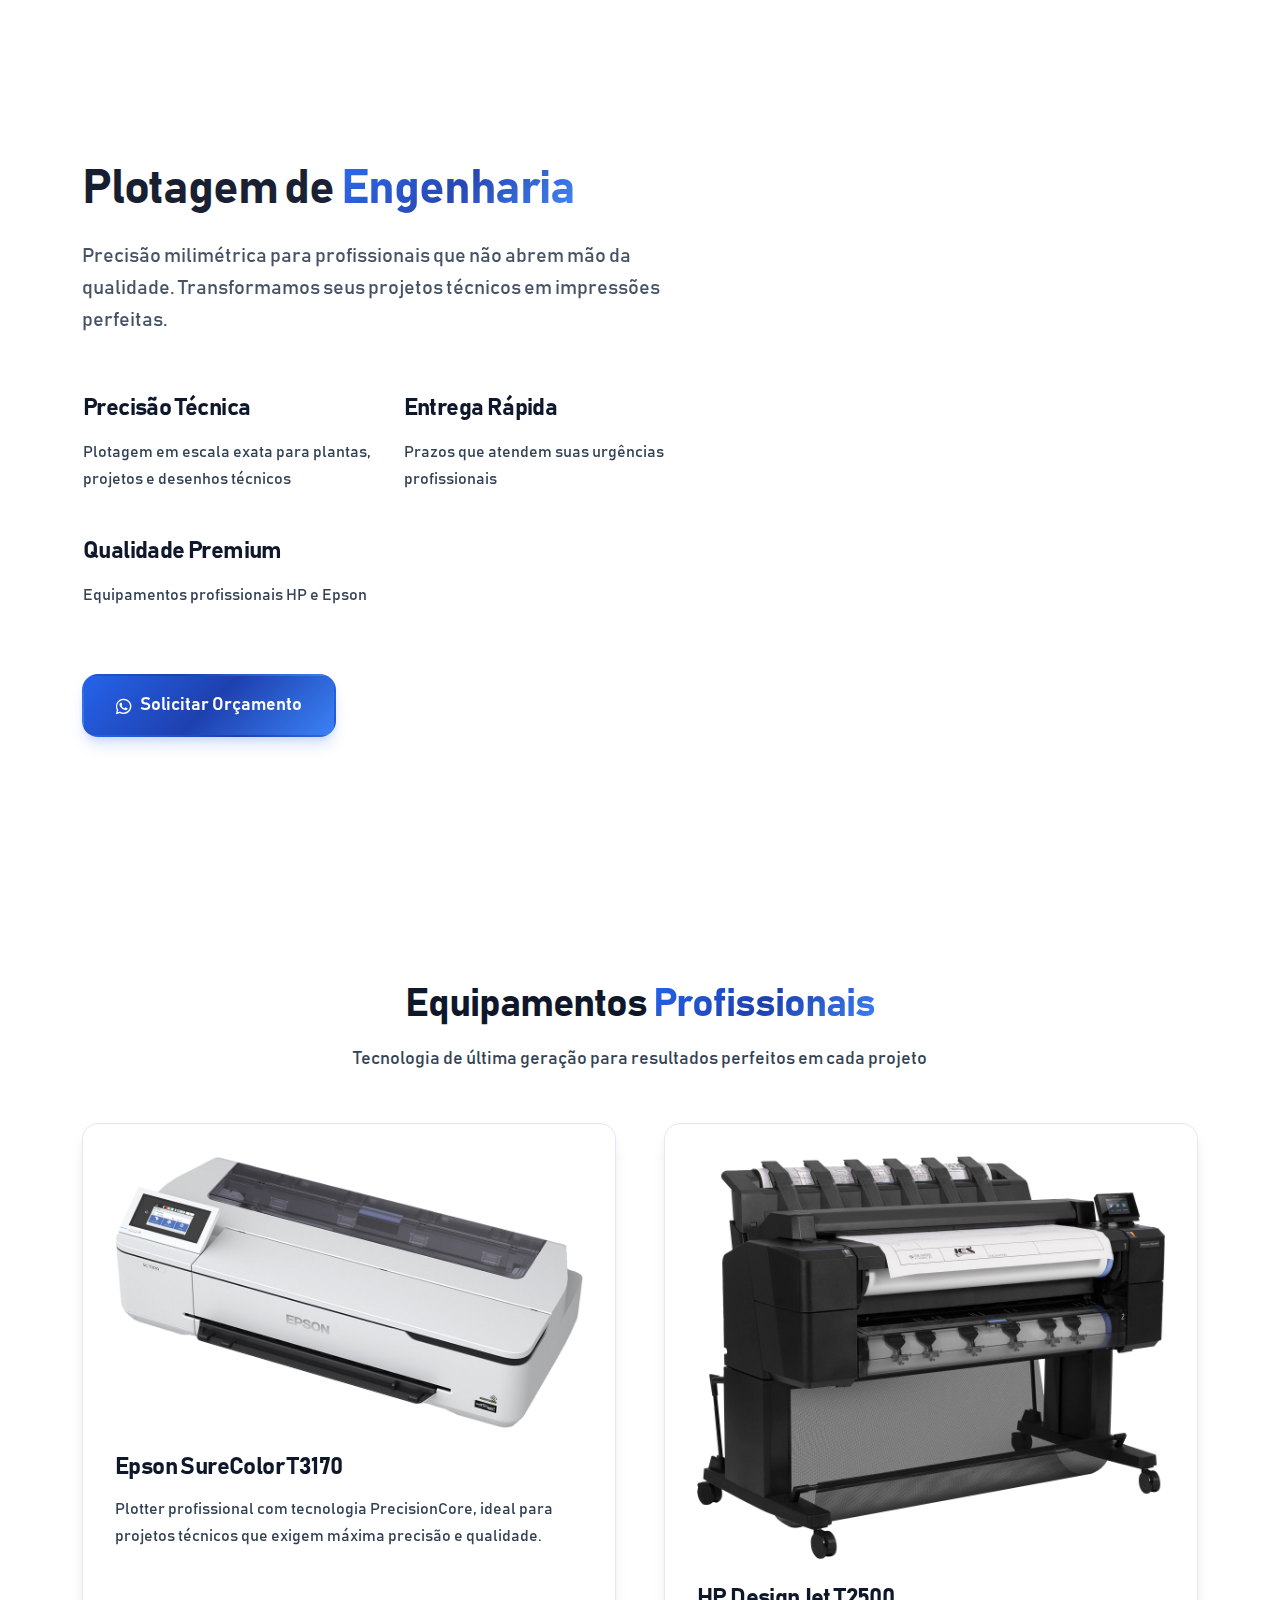
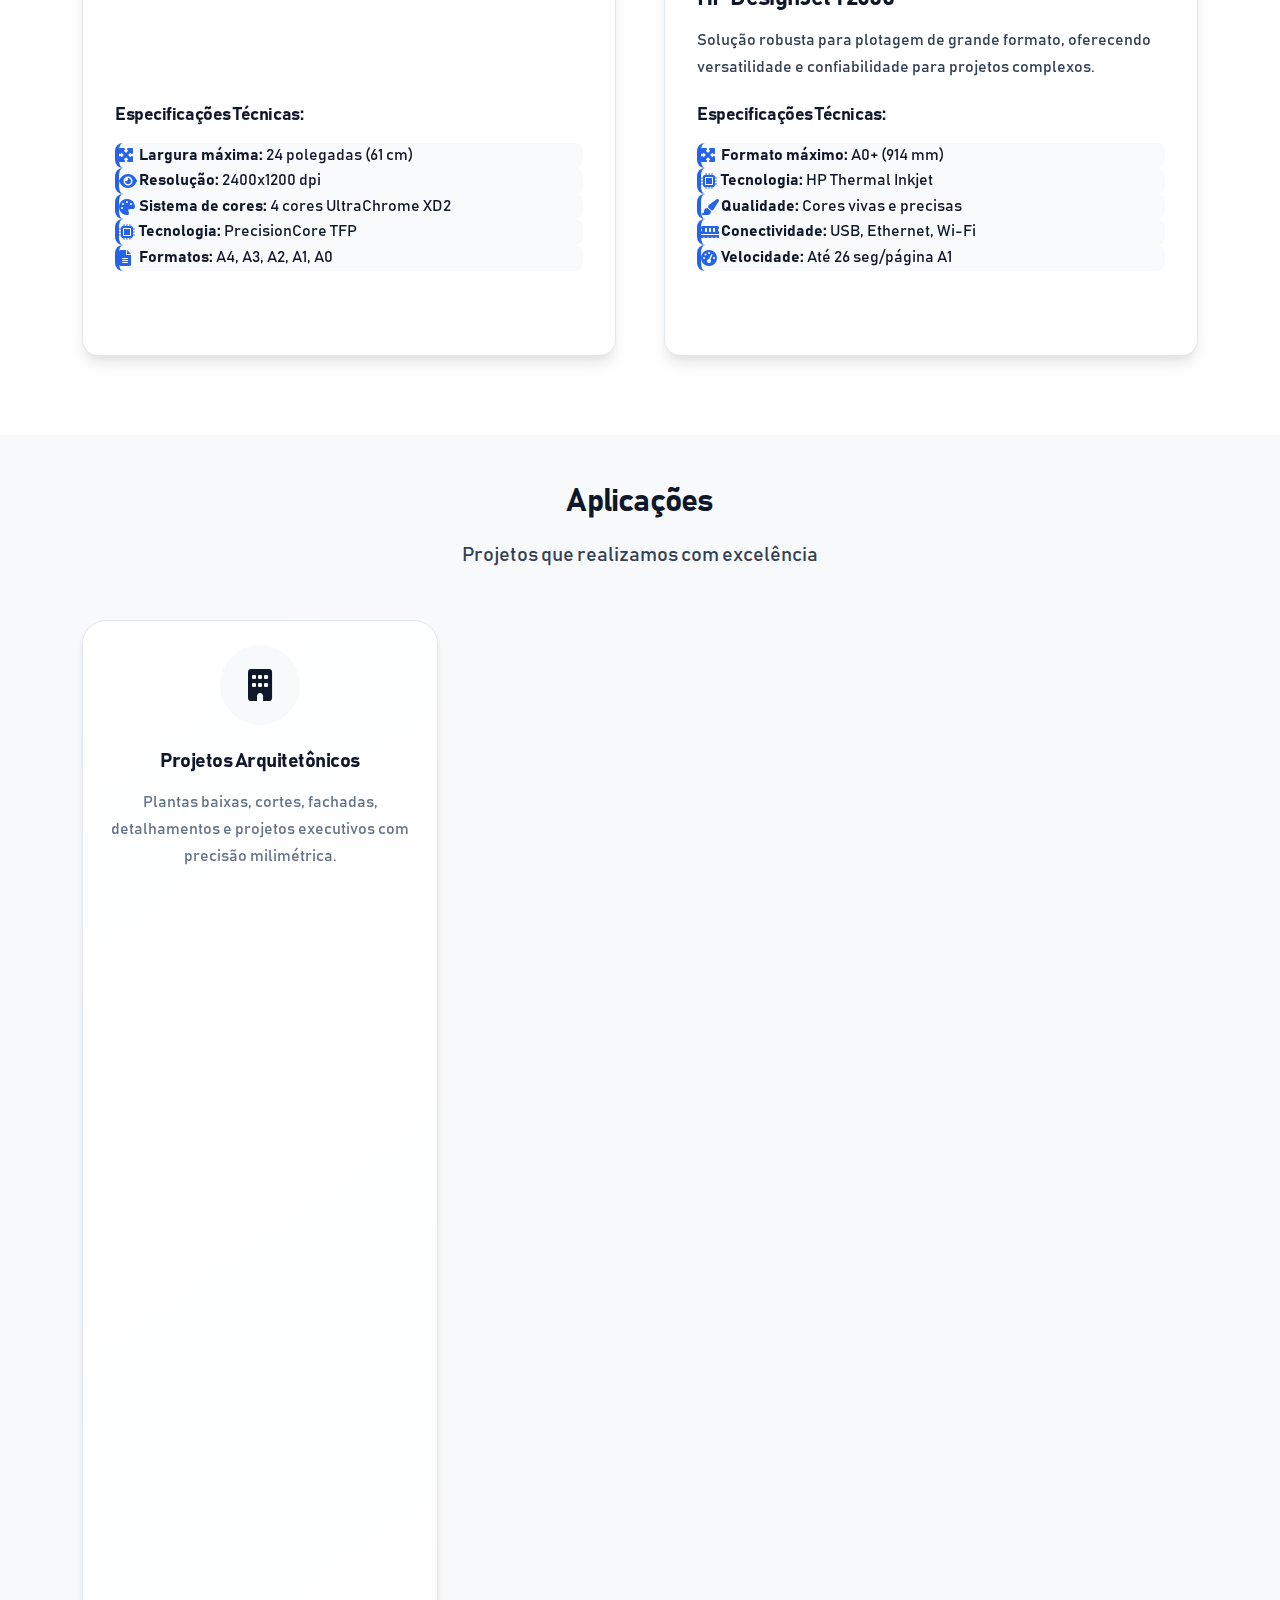
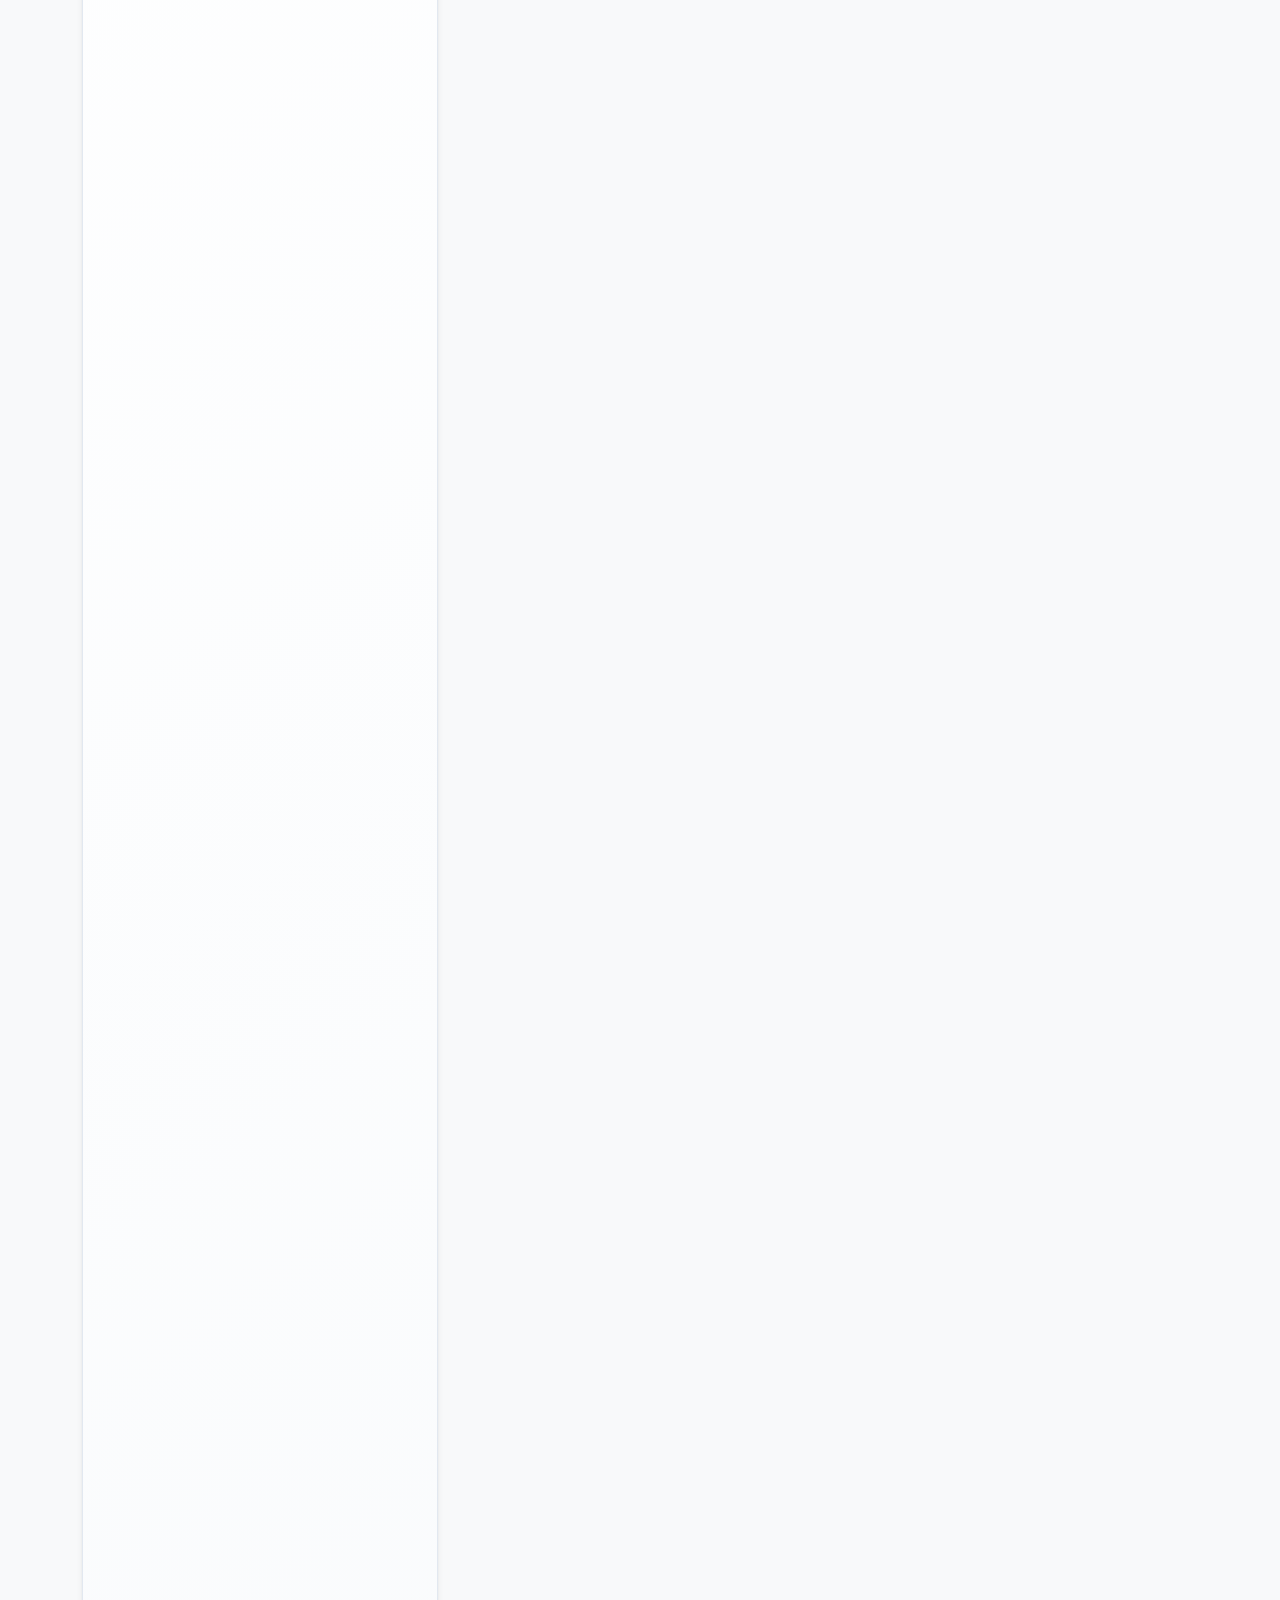
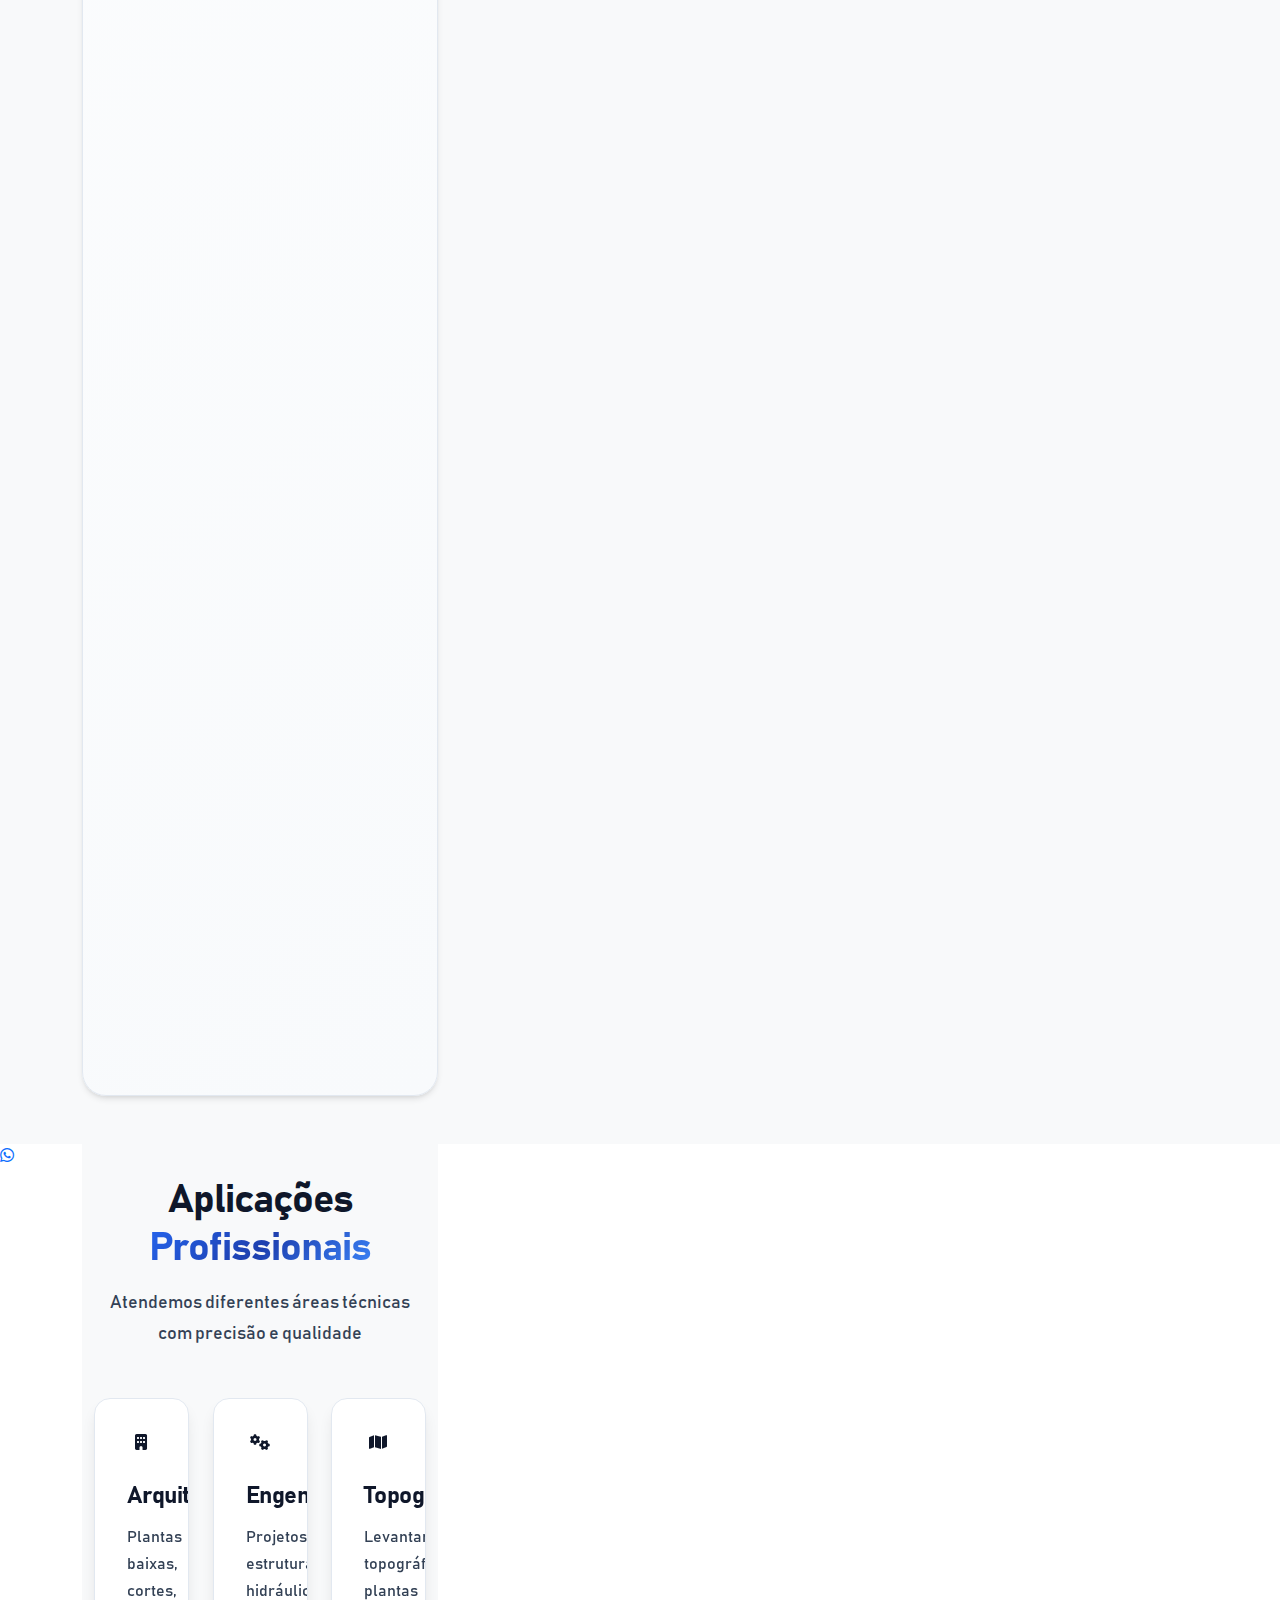
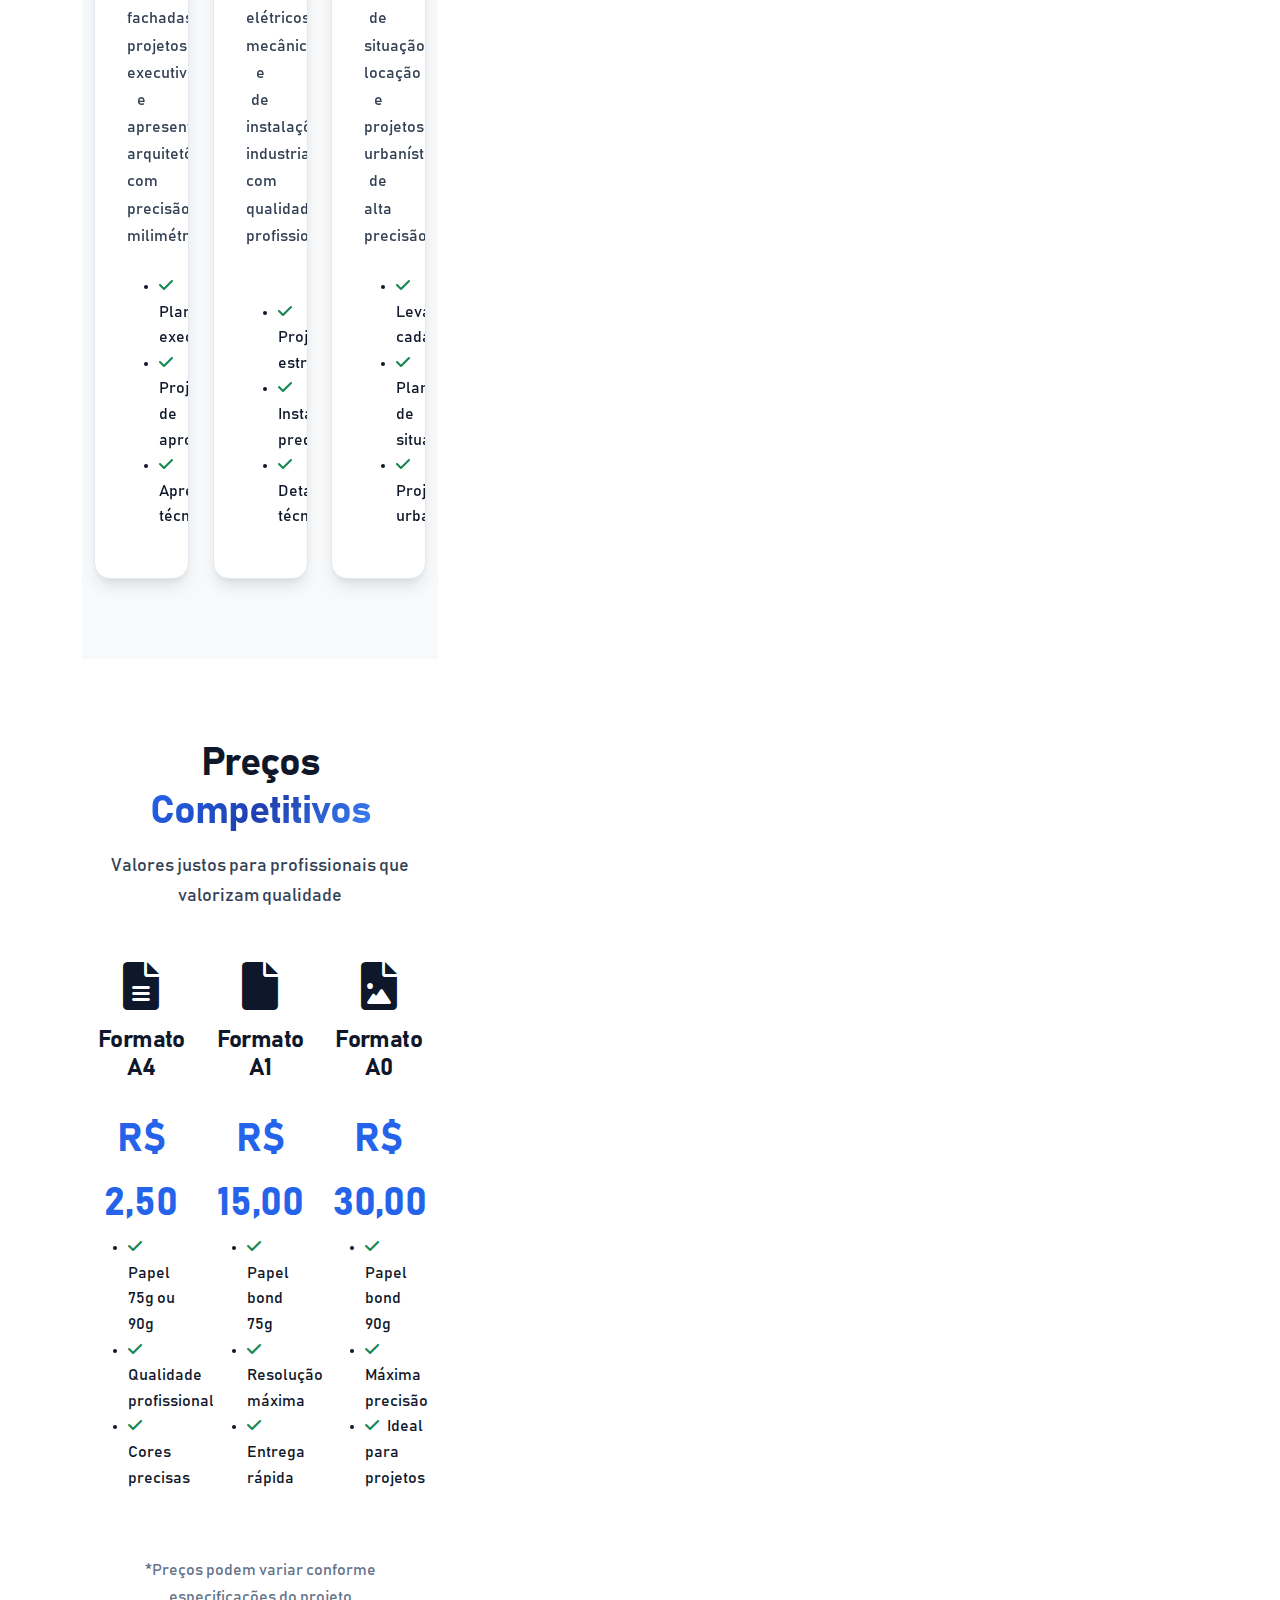
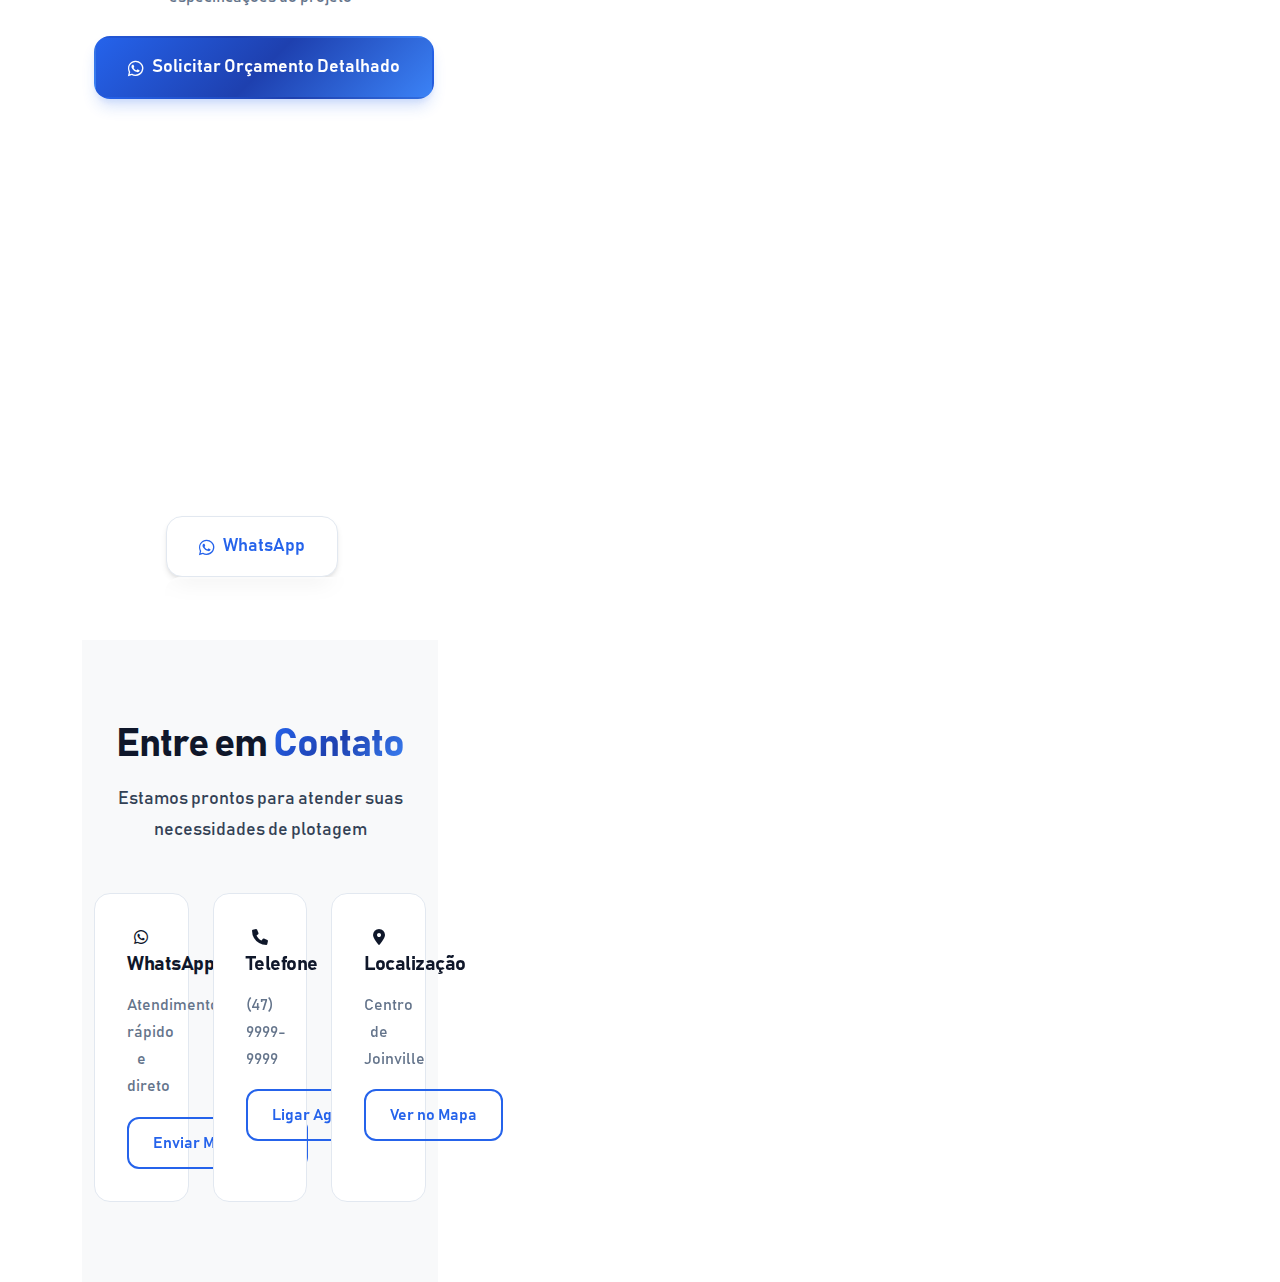
<file: plotagem.html>
<!DOCTYPE html>
<html lang="pt-BR">
<head>
    <meta charset="UTF-8">
    <meta name="viewport" content="width=device-width, initial-scale=1.0">
    <title>Plotagem de Engenharia - Centro de Cópias</title>
    
    <!-- Bootstrap CSS -->
    <link href="https://cdn.jsdelivr.net/npm/bootstrap@5.3.0/dist/css/bootstrap.min.css" rel="stylesheet">
    <!-- Font Awesome -->
    <link rel="stylesheet" href="https://cdnjs.cloudflare.com/ajax/libs/font-awesome/6.0.0/css/all.min.css">
    <!-- Custom CSS -->
    <link rel="stylesheet" href="css/styles-new.css">
    
    <style>
        /* Plotagem específico - Hero moderno */
        .plotagem-hero {
            background: var(--gradient-primary);
            min-height: 100vh;
            position: relative;
            display: flex;
            align-items: center;
            overflow: hidden;
        }
        
        .plotagem-hero::before {
            content: '';
            position: absolute;
            top: 0;
            left: 0;
            right: 0;
            bottom: 0;
            background: radial-gradient(circle at 30% 70%, rgba(255,255,255,0.1) 0%, transparent 70%);
        }
        
        .floating-equipment {
            position: absolute;
            opacity: 0;
            animation: fadeInFloat 1.2s ease-out forwards;
        }
        
        .floating-equipment.epson {
            right: 5%;
            top: 20%;
            max-width: 280px;
            animation-delay: 0.6s;
        }
        
        .floating-equipment.hp {
            right: 15%;
            bottom: 15%;
            max-width: 260px;
            animation-delay: 1s;
        }
        
        @keyframes fadeInFloat {
            from {
                opacity: 0;
                transform: translateY(60px) scale(0.9);
            }
            to {
                opacity: 1;
                transform: translateY(0) scale(1);
            }
        }
        
        .benefits-grid {
            display: grid;
            grid-template-columns: repeat(auto-fit, minmax(280px, 1fr));
            gap: var(--spacing-6);
            margin-top: var(--spacing-8);
        }
        
        .benefit-card {
            background: rgba(255, 255, 255, 0.1);
            backdrop-filter: blur(15px);
            border: 1px solid rgba(255, 255, 255, 0.2);
            border-radius: var(--radius-lg);
            padding: var(--spacing-6);
            color: white;
            transition: all 0.3s ease;
        }
        
        .benefit-card:hover {
            transform: translateY(-5px);
            background: rgba(255, 255, 255, 0.15);
        }
        
        .equipment-specs {
            background: var(--white);
            border-radius: var(--radius-xl);
            padding: var(--spacing-8);
            box-shadow: var(--shadow-lg);
            margin: var(--spacing-8) 0;
        }
        
        .spec-item {
            display: flex;
            align-items: center;
            padding: var(--spacing-3);
            background: var(--gray-50);
            border-radius: var(--radius-md);
            margin: var(--spacing-2) 0;
            border-left: 4px solid var(--primary-color);
        }
        
        .spec-item i {
            color: var(--primary-color);
            margin-right: var(--spacing-3);
            width: 20px;
        }
        
        .pricing-card {
            background: var(--white);
            border-radius: var(--radius-xl);
            padding: var(--spacing-8);
            box-shadow: var(--shadow-lg);
            border: 2px solid transparent;
            transition: all 0.3s ease;
        }
        
        .pricing-card:hover {
            border-color: var(--primary-color);
            transform: translateY(-5px);
        }
        
        .price-highlight {
            font-size: 2.5rem;
            font-weight: 700;
            color: var(--primary-color);
            text-align: center;
            margin: var(--spacing-4) 0;
        }
        
        @media (max-width: 768px) {
            .floating-equipment {
                display: none;
            }
            
            .plotagem-hero {
                min-height: 70vh;
            }
            
            .benefits-grid {
                grid-template-columns: 1fr;
            }
        }
    </style>
</head>
<body>
    <!-- Navigation -->
    <div id="navbar"></div>

    <!-- Hero Section Moderno -->
    <section class="plotagem-hero">
        <!-- Equipamentos Flutuantes -->
        <div class="floating-equipment epson">
            <img src="images/Plotter_EPSON_T3170.png" alt="Epson T3170" class="img-fluid">
        </div>
        <div class="floating-equipment hp">
            <img src="images/Plotter_HP_T2500.png" alt="HP T2500" class="img-fluid">
        </div>
        
        <div class="container">
            <div class="row align-items-center">
                <div class="col-lg-7">
                    <h1 class="hero-title">
                        Plotagem de <span class="text-gradient">Engenharia</span>
                    </h1>
                    <p class="hero-subtitle">
                        Precisão milimétrica para profissionais que não abrem mão da qualidade. 
                        Transformamos seus projetos técnicos em impressões perfeitas.
                    </p>
                    
                    <div class="benefits-grid">
                        <div class="benefit-card">
                            <div class="benefit-icon">
                                <i class="fas fa-ruler-combined"></i>
                            </div>
                            <h4>Precisão Técnica</h4>
                            <p>Plotagem em escala exata para plantas, projetos e desenhos técnicos</p>
                        </div>
                        
                        <div class="benefit-card">
                            <div class="benefit-icon">
                                <i class="fas fa-clock"></i>
                            </div>
                            <h4>Entrega Rápida</h4>
                            <p>Prazos que atendem suas urgências profissionais</p>
                        </div>
                        
                        <div class="benefit-card">
                            <div class="benefit-icon">
                                <i class="fas fa-award"></i>
                            </div>
                            <h4>Qualidade Premium</h4>
                            <p>Equipamentos profissionais HP e Epson</p>
                        </div>
                    </div>
                    
                    <div class="hero-cta mt-5">
                        <a href="#contato" class="btn btn-primary btn-lg me-3">
                            <i class="fab fa-whatsapp me-2"></i>Solicitar Orçamento
                        </a>
                        <a href="#especificacoes" class="btn btn-outline-light btn-lg">
                            Ver Especificações
                        </a>
                    </div>
                </div>
            </div>
        </div>
    </section>    <!-- Especificações dos Equipamentos -->
    <section id="especificacoes" class="section-spacing">
        <div class="container">
            <div class="text-center mb-5">
                <h2 class="section-title">Equipamentos <span class="text-gradient">Profissionais</span></h2>
                <p class="section-subtitle">
                    Tecnologia de última geração para resultados perfeitos em cada projeto
                </p>
            </div>
            
            <div class="row g-5">
                <!-- Epson T3170 -->
                <div class="col-lg-6">
                    <div class="service-card h-100">
                        <div class="service-icon-bg">
                            <img src="images/Plotter_EPSON_T3170-2.png" alt="Plotter Epson T3170" class="img-fluid rounded-3 mb-4">
                        </div>
                        
                        <h3 class="card-title">Epson SureColor T3170</h3>
                        <p class="card-description">
                            Plotter profissional com tecnologia PrecisionCore, ideal para 
                            projetos técnicos que exigem máxima precisão e qualidade.
                        </p>
                        
                        <div class="equipment-specs">
                            <h6 class="fw-bold mb-3 text-primary">Especificações Técnicas:</h6>
                            
                            <div class="spec-item">
                                <i class="fas fa-expand-arrows-alt"></i>
                                <span><strong>Largura máxima:</strong> 24 polegadas (61 cm)</span>
                            </div>
                            
                            <div class="spec-item">
                                <i class="fas fa-eye"></i>
                                <span><strong>Resolução:</strong> 2400x1200 dpi</span>
                            </div>
                            
                            <div class="spec-item">
                                <i class="fas fa-palette"></i>
                                <span><strong>Sistema de cores:</strong> 4 cores UltraChrome XD2</span>
                            </div>
                            
                            <div class="spec-item">
                                <i class="fas fa-microchip"></i>
                                <span><strong>Tecnologia:</strong> PrecisionCore TFP</span>
                            </div>
                            
                            <div class="spec-item">
                                <i class="fas fa-file-alt"></i>
                                <span><strong>Formatos:</strong> A4, A3, A2, A1, A0</span>
                            </div>
                        </div>
                        
                        <div class="mt-4">
                            <span class="badge bg-primary-light px-3 py-2 me-2">
                                <i class="fas fa-award me-1"></i>Precisão Milimétrica
                            </span>
                            <span class="badge bg-primary-light px-3 py-2">
                                <i class="fas fa-bolt me-1"></i>Alta Velocidade
                            </span>
                        </div>
                    </div>
                </div>
                
                <!-- HP T2500 -->
                <div class="col-lg-6">
                    <div class="service-card h-100">
                        <div class="service-icon-bg">
                            <img src="images/Plotter_HP_T2500.png" alt="Plotter HP T2500" class="img-fluid rounded-3 mb-4">
                        </div>
                        
                        <h3 class="card-title">HP DesignJet T2500</h3>
                        <p class="card-description">
                            Solução robusta para plotagem de grande formato, oferecendo 
                            versatilidade e confiabilidade para projetos complexos.
                        </p>
                        
                        <div class="equipment-specs">
                            <h6 class="fw-bold mb-3 text-primary">Especificações Técnicas:</h6>
                            
                            <div class="spec-item">
                                <i class="fas fa-expand-arrows-alt"></i>
                                <span><strong>Formato máximo:</strong> A0+ (914 mm)</span>
                            </div>
                            
                            <div class="spec-item">
                                <i class="fas fa-microchip"></i>
                                <span><strong>Tecnologia:</strong> HP Thermal Inkjet</span>
                            </div>
                            
                            <div class="spec-item">
                                <i class="fas fa-paint-brush"></i>
                                <span><strong>Qualidade:</strong> Cores vivas e precisas</span>
                            </div>
                            
                            <div class="spec-item">
                                <i class="fas fa-memory"></i>
                                <span><strong>Conectividade:</strong> USB, Ethernet, Wi-Fi</span>
                            </div>
                            
                            <div class="spec-item">
                                <i class="fas fa-tachometer-alt"></i>
                                <span><strong>Velocidade:</strong> Até 26 seg/página A1</span>
                            </div>
                        </div>
                        
                        <div class="mt-4">
                            <span class="badge bg-primary-light px-3 py-2 me-2">
                                <i class="fas fa-globe me-1"></i>Grande Formato
                            </span>
                            <span class="badge bg-primary-light px-3 py-2">
                                <i class="fas fa-wifi me-1"></i>Conectividade Total
                            </span>
                        </div>
                    </div>
                </div>
            </div>
        </div>
    </section>
    </section>    <!-- Aplicações -->
    <section class="py-5 bg-light">
        <div class="container">
            <div class="text-center mb-5">
                <h2 class="display-5 fw-bold text-primary-custom">Aplicações</h2>
                <p class="lead">Projetos que realizamos com excelência</p>
            </div>
            
            <div class="row g-4">
                <div class="col-md-4">
                    <div class="modern-card text-center p-4" id="app1">
                        <div class="mb-4">
                            <div class="d-inline-flex align-items-center justify-content-center bg-light rounded-circle" style="width: 80px; height: 80px;">
                                <i class="fas fa-building fa-2x text-primary-custom"></i>
                            </div>
                        </div>
                        <h5 class="fw-bold mb-3">Projetos Arquitetônicos</h5>
                        <p class="text-muted">Plantas baixas, cortes, fachadas, detalhamentos e projetos executivos com precisão milimétrica.</p>
                    </div>    <!-- Aplicações -->
    <section class="section-spacing bg-light">
        <div class="container">
            <div class="text-center mb-5">
                <h2 class="section-title">Aplicações <span class="text-gradient">Profissionais</span></h2>
                <p class="section-subtitle">
                    Atendemos diferentes áreas técnicas com precisão e qualidade
                </p>
            </div>
            
            <div class="row g-4">
                <div class="col-md-4">
                    <div class="service-card text-center h-100">
                        <div class="service-icon-bg mx-auto mb-4">
                            <i class="fas fa-building text-primary"></i>
                        </div>
                        <h5 class="card-title">Arquitetura</h5>
                        <p class="card-description">
                            Plantas baixas, cortes, fachadas, projetos executivos e 
                            apresentações arquitetônicas com precisão milimétrica.
                        </p>
                        <ul class="benefit-list">
                            <li><i class="fas fa-check text-success me-2"></i>Plantas executivas</li>
                            <li><i class="fas fa-check text-success me-2"></i>Projetos de aprovação</li>
                            <li><i class="fas fa-check text-success me-2"></i>Apresentações técnicas</li>
                        </ul>
                    </div>
                </div>
                
                <div class="col-md-4">
                    <div class="service-card text-center h-100">
                        <div class="service-icon-bg mx-auto mb-4">
                            <i class="fas fa-cogs text-primary"></i>
                        </div>
                        <h5 class="card-title">Engenharia</h5>
                        <p class="card-description">
                            Projetos estruturais, hidráulicos, elétricos, mecânicos e 
                            de instalações industriais com qualidade profissional.
                        </p>
                        <ul class="benefit-list">
                            <li><i class="fas fa-check text-success me-2"></i>Projetos estruturais</li>
                            <li><i class="fas fa-check text-success me-2"></i>Instalações prediais</li>
                            <li><i class="fas fa-check text-success me-2"></i>Detalhamentos técnicos</li>
                        </ul>
                    </div>
                </div>
                
                <div class="col-md-4">
                    <div class="service-card text-center h-100">
                        <div class="service-icon-bg mx-auto mb-4">
                            <i class="fas fa-map text-primary"></i>
                        </div>
                        <h5 class="card-title">Topografia</h5>
                        <p class="card-description">
                            Levantamentos topográficos, plantas de situação, 
                            locação e projetos urbanísticos de alta precisão.
                        </p>
                        <ul class="benefit-list">
                            <li><i class="fas fa-check text-success me-2"></i>Levantamentos cadastrais</li>
                            <li><i class="fas fa-check text-success me-2"></i>Plantas de situação</li>
                            <li><i class="fas fa-check text-success me-2"></i>Projetos urbanísticos</li>
                        </ul>
                    </div>
                </div>
            </div>
        </div>
    </section>

    <!-- Preços -->
    <section id="precos" class="section-spacing">
        <div class="container">
            <div class="text-center mb-5">
                <h2 class="section-title">Preços <span class="text-gradient">Competitivos</span></h2>
                <p class="section-subtitle">
                    Valores justos para profissionais que valorizam qualidade
                </p>
            </div>
            
            <div class="row justify-content-center g-4">
                <div class="col-lg-4 col-md-6">
                    <div class="pricing-card">
                        <div class="text-center mb-4">
                            <i class="fas fa-file-alt fa-3x text-primary mb-3"></i>
                            <h4>Formato A4</h4>
                        </div>
                        <div class="price-highlight">R$ 2,50</div>
                        <ul class="benefit-list">
                            <li><i class="fas fa-check text-success me-2"></i>Papel 75g ou 90g</li>
                            <li><i class="fas fa-check text-success me-2"></i>Qualidade profissional</li>
                            <li><i class="fas fa-check text-success me-2"></i>Cores precisas</li>
                        </ul>
                    </div>
                </div>
                
                <div class="col-lg-4 col-md-6">
                    <div class="pricing-card">
                        <div class="text-center mb-4">
                            <i class="fas fa-file fa-3x text-primary mb-3"></i>
                            <h4>Formato A1</h4>
                        </div>
                        <div class="price-highlight">R$ 15,00</div>
                        <ul class="benefit-list">
                            <li><i class="fas fa-check text-success me-2"></i>Papel bond 75g</li>
                            <li><i class="fas fa-check text-success me-2"></i>Resolução máxima</li>
                            <li><i class="fas fa-check text-success me-2"></i>Entrega rápida</li>
                        </ul>
                    </div>
                </div>
                
                <div class="col-lg-4 col-md-6">
                    <div class="pricing-card">
                        <div class="text-center mb-4">
                            <i class="fas fa-file-image fa-3x text-primary mb-3"></i>
                            <h4>Formato A0</h4>
                        </div>
                        <div class="price-highlight">R$ 30,00</div>
                        <ul class="benefit-list">
                            <li><i class="fas fa-check text-success me-2"></i>Papel bond 90g</li>
                            <li><i class="fas fa-check text-success me-2"></i>Máxima precisão</li>
                            <li><i class="fas fa-check text-success me-2"></i>Ideal para projetos</li>
                        </ul>
                    </div>
                </div>
            </div>
            
            <div class="text-center mt-5">
                <p class="text-muted mb-4">*Preços podem variar conforme especificações do projeto</p>
                <a href="#contato" class="btn btn-primary btn-lg">
                    <i class="fab fa-whatsapp me-2"></i>Solicitar Orçamento Detalhado
                </a>
            </div>
        </div>
    </section>

    <!-- CTA Final -->
    <section class="cta-section">
        <div class="container text-center">
            <div class="row justify-content-center">
                <div class="col-lg-8">
                    <h2 class="cta-title text-white">
                        Pronto para plotar seu projeto?
                    </h2>
                    <p class="cta-subtitle text-white opacity-90">
                        Entre em contato e receba um orçamento personalizado para suas necessidades de plotagem.
                        Atendimento especializado para profissionais que não abrem mão da qualidade.
                    </p>
                    <div class="cta-buttons">
                        <a href="https://wa.me/5547999999999" class="btn btn-light btn-lg me-3" target="_blank">
                            <i class="fab fa-whatsapp me-2"></i>WhatsApp
                        </a>
                        <a href="tel:+5547999999999" class="btn btn-outline-light btn-lg">
                            <i class="fas fa-phone me-2"></i>Ligar Agora
                        </a>
                    </div>
                </div>
            </div>
        </div>
    </section>

    <!-- Contato -->
    <section id="contato" class="section-spacing bg-light">
        <div class="container">
            <div class="text-center mb-5">
                <h2 class="section-title">Entre em <span class="text-gradient">Contato</span></h2>
                <p class="section-subtitle">
                    Estamos prontos para atender suas necessidades de plotagem
                </p>
            </div>
            
            <div class="row g-4">
                <div class="col-lg-4">
                    <div class="contact-card h-100">
                        <div class="contact-icon">
                            <i class="fab fa-whatsapp"></i>
                        </div>
                        <h5>WhatsApp</h5>
                        <p class="text-muted">Atendimento rápido e direto</p>
                        <a href="https://wa.me/5547999999999" class="btn btn-outline-primary" target="_blank">
                            Enviar Mensagem
                        </a>
                    </div>
                </div>
                
                <div class="col-lg-4">
                    <div class="contact-card h-100">
                        <div class="contact-icon">
                            <i class="fas fa-phone"></i>
                        </div>
                        <h5>Telefone</h5>
                        <p class="text-muted">(47) 9999-9999</p>
                        <a href="tel:+5547999999999" class="btn btn-outline-primary">
                            Ligar Agora
                        </a>
                    </div>
                </div>
                
                <div class="col-lg-4">
                    <div class="contact-card h-100">
                        <div class="contact-icon">
                            <i class="fas fa-map-marker-alt"></i>
                        </div>
                        <h5>Localização</h5>
                        <p class="text-muted">Centro de Joinville</p>
                        <a href="#" class="btn btn-outline-primary">
                            Ver no Mapa
                        </a>
                    </div>
                </div>
            </div>
        </div>
    </section>    <!-- Footer -->
    <div id="footer"></div>

    <!-- Bootstrap JS -->
    <script src="https://cdn.jsdelivr.net/npm/bootstrap@5.3.0/dist/js/bootstrap.bundle.min.js"></script>
    <!-- Site Scripts -->
    <script src="js/scripts.js"></script>
</body>
</html>
</file>
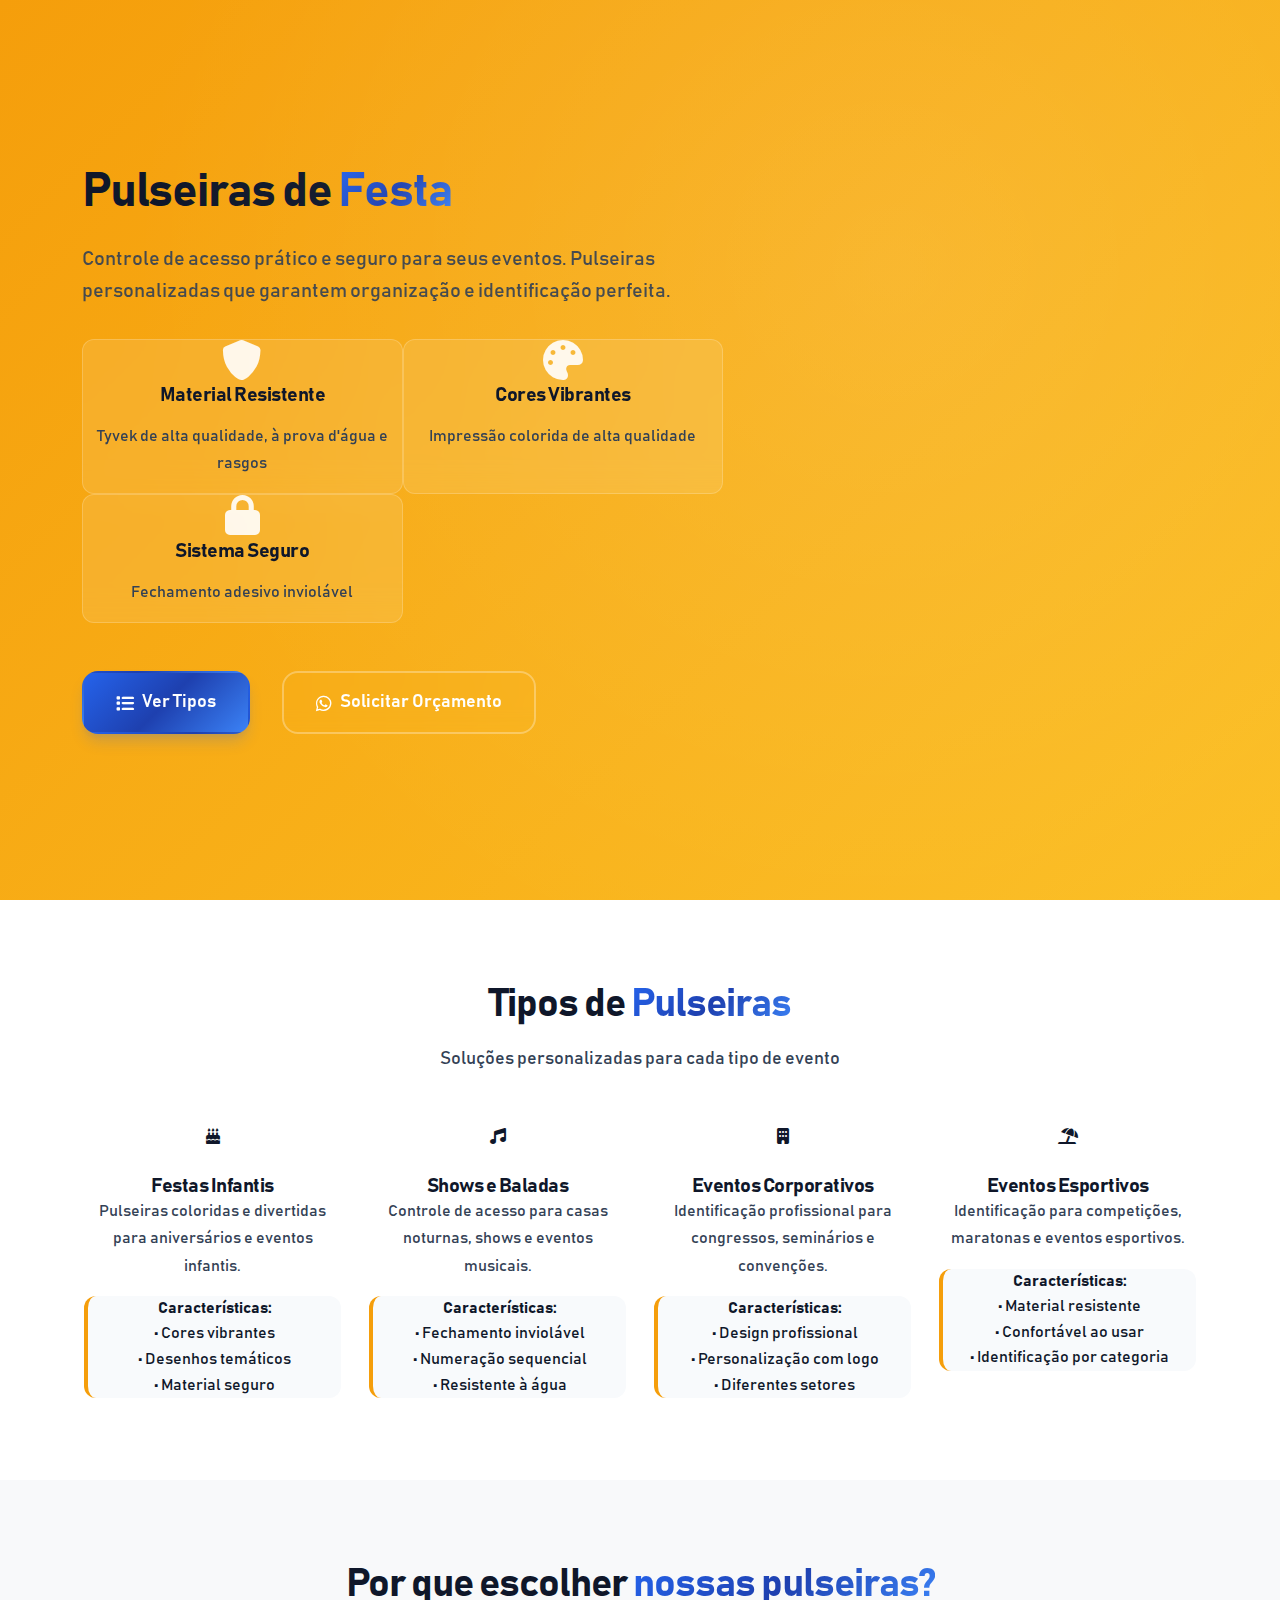
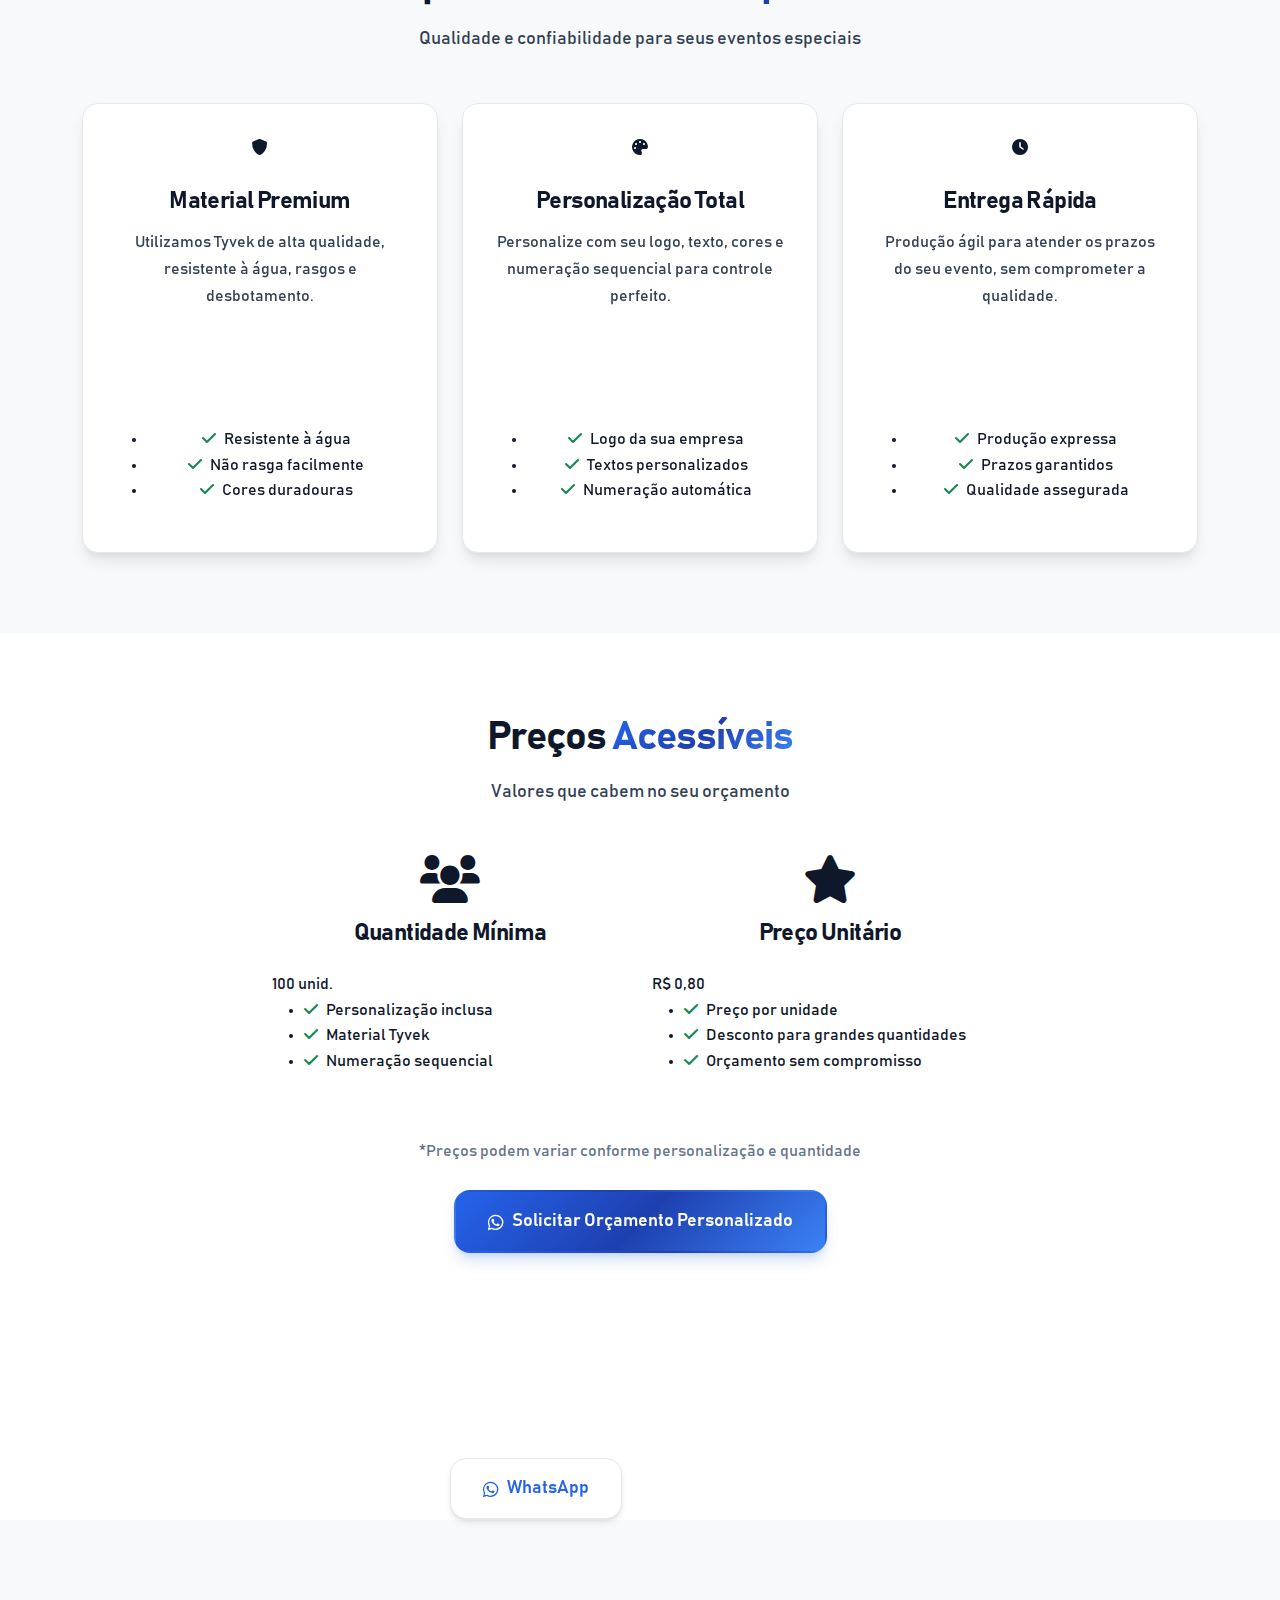
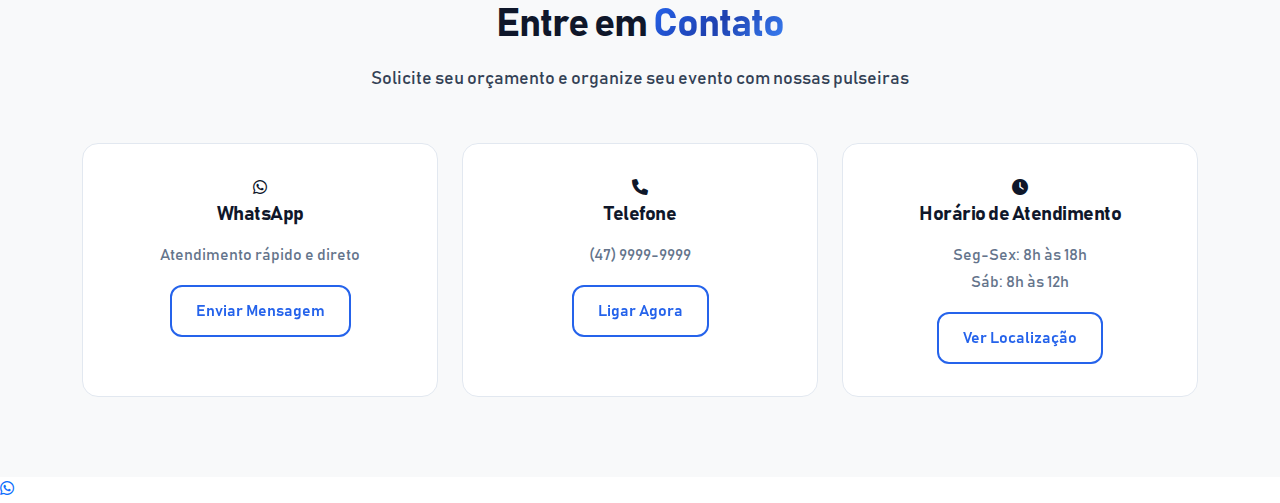
<file: pulseiras.html>
<!DOCTYPE html>
<html lang="pt-BR">
<head>
    <meta charset="UTF-8">
    <meta name="viewport" content="width=device-width, initial-scale=1.0">
    <title>Pulseiras de Festa - Centro de Cópias</title>
    
    <!-- Bootstrap CSS -->
    <link href="https://cdn.jsdelivr.net/npm/bootstrap@5.3.0/dist/css/bootstrap.min.css" rel="stylesheet">
    <!-- Font Awesome -->
    <link rel="stylesheet" href="https://cdnjs.cloudflare.com/ajax/libs/font-awesome/6.0.0/css/all.min.css">
    <!-- Custom CSS -->
    <link rel="stylesheet" href="css/styles-new.css">
    
    <style>
        /* Pulseiras específico */
        .pulseiras-hero {
            background: var(--gradient-accent);
            min-height: 100vh;
            position: relative;
            display: flex;
            align-items: center;
            overflow: hidden;
        }
        
        .pulseiras-hero::before {
            content: '';
            position: absolute;
            top: 0;
            left: 0;
            right: 0;
            bottom: 0;
            background: radial-gradient(circle at 70% 30%, rgba(255,255,255,0.1) 0%, transparent 70%);
        }
        
        .floating-pulseira {
            position: absolute;
            opacity: 0;
            animation: fadeInFloat 1.2s ease-out forwards;
        }
        
        .floating-pulseira.main {
            right: 8%;
            top: 25%;
            max-width: 320px;
            animation-delay: 0.8s;
        }
        
        .feature-grid {
            display: grid;
            grid-template-columns: repeat(auto-fit, minmax(250px, 1fr));
            gap: var(--spacing-6);
            margin-top: var(--spacing-8);
        }
        
        .feature-highlight {
            background: rgba(255, 255, 255, 0.1);
            backdrop-filter: blur(15px);
            border: 1px solid rgba(255, 255, 255, 0.2);
            border-radius: var(--radius-lg);
            padding: var(--spacing-5);
            color: white;
            text-align: center;
            transition: all 0.3s ease;
        }
        
        .feature-highlight:hover {
            transform: translateY(-5px);
            background: rgba(255, 255, 255, 0.15);
        }
        
        .feature-highlight i {
            font-size: 2.5rem;
            margin-bottom: var(--spacing-3);
            color: rgba(255, 255, 255, 0.9);
        }
        
        .benefit-card-pulseiras {
            background: var(--white);
            border-radius: var(--radius-xl);
            padding: var(--spacing-6);
            box-shadow: var(--shadow-lg);
            transition: all 0.3s ease;
            border: 2px solid transparent;
        }
        
        .benefit-card-pulseiras:hover {
            transform: translateY(-5px);
            border-color: var(--accent-color);
        }
        
        .pulseira-type {
            background: var(--gray-50);
            border-radius: var(--radius-lg);
            padding: var(--spacing-4);
            margin: var(--spacing-3) 0;
            border-left: 4px solid var(--accent-color);
        }
        
        @media (max-width: 768px) {
            .floating-pulseira {
                display: none;
            }
            
            .pulseiras-hero {
                min-height: 70vh;
            }
        }
    </style>
</head>
<body>
    <!-- Navigation -->
    <div id="navbar"></div>

    <!-- Hero Section Moderno -->
    <section class="pulseiras-hero">
        <!-- Pulseira Flutuante -->
        <div class="floating-pulseira main">
            <img src="images/Pulserias_Festa.png" alt="Pulseiras de Festa" class="img-fluid">
        </div>
        
        <div class="container">
            <div class="row align-items-center">
                <div class="col-lg-7">
                    <h1 class="hero-title">
                        Pulseiras de <span class="text-gradient">Festa</span>
                    </h1>
                    <p class="hero-subtitle">
                        Controle de acesso prático e seguro para seus eventos. 
                        Pulseiras personalizadas que garantem organização e identificação perfeita.
                    </p>
                    
                    <div class="feature-grid">
                        <div class="feature-highlight">
                            <i class="fas fa-shield-alt"></i>
                            <h5>Material Resistente</h5>
                            <p>Tyvek de alta qualidade, à prova d'água e rasgos</p>
                        </div>
                        
                        <div class="feature-highlight">
                            <i class="fas fa-palette"></i>
                            <h5>Cores Vibrantes</h5>
                            <p>Impressão colorida de alta qualidade</p>
                        </div>
                        
                        <div class="feature-highlight">
                            <i class="fas fa-lock"></i>
                            <h5>Sistema Seguro</h5>
                            <p>Fechamento adesivo inviolável</p>
                        </div>
                    </div>
                    
                    <div class="hero-cta mt-5">
                        <a href="#tipos" class="btn btn-primary btn-lg me-3">
                            <i class="fas fa-list me-2"></i>Ver Tipos
                        </a>
                        <a href="#contato" class="btn btn-outline-light btn-lg">
                            <i class="fab fa-whatsapp me-2"></i>Solicitar Orçamento
                        </a>
                    </div>
                </div>
            </div>
        </div>
    </section>    <!-- Tipos de Pulseiras -->
    <section id="tipos" class="section-spacing">
        <div class="container">
            <div class="text-center mb-5">
                <h2 class="section-title">Tipos de <span class="text-gradient">Pulseiras</span></h2>
                <p class="section-subtitle">
                    Soluções personalizadas para cada tipo de evento
                </p>
            </div>
            
            <div class="row g-4">
                <div class="col-lg-3 col-md-6">
                    <div class="benefit-card-pulseiras text-center h-100">
                        <div class="service-icon-bg mx-auto mb-4">
                            <i class="fas fa-birthday-cake text-accent"></i>
                        </div>
                        <h5 class="card-title">Festas Infantis</h5>
                        <p class="card-description">
                            Pulseiras coloridas e divertidas para aniversários e eventos infantis.
                        </p>
                        <div class="pulseira-type">
                            <strong>Características:</strong><br>
                            • Cores vibrantes<br>
                            • Desenhos temáticos<br>
                            • Material seguro
                        </div>
                    </div>
                </div>
                
                <div class="col-lg-3 col-md-6">
                    <div class="benefit-card-pulseiras text-center h-100">
                        <div class="service-icon-bg mx-auto mb-4">
                            <i class="fas fa-music text-accent"></i>
                        </div>
                        <h5 class="card-title">Shows e Baladas</h5>
                        <p class="card-description">
                            Controle de acesso para casas noturnas, shows e eventos musicais.
                        </p>
                        <div class="pulseira-type">
                            <strong>Características:</strong><br>
                            • Fechamento inviolável<br>
                            • Numeração sequencial<br>
                            • Resistente à água
                        </div>
                    </div>
                </div>
                
                <div class="col-lg-3 col-md-6">
                    <div class="benefit-card-pulseiras text-center h-100">
                        <div class="service-icon-bg mx-auto mb-4">
                            <i class="fas fa-building text-accent"></i>
                        </div>
                        <h5 class="card-title">Eventos Corporativos</h5>
                        <p class="card-description">
                            Identificação profissional para congressos, seminários e convenções.
                        </p>
                        <div class="pulseira-type">
                            <strong>Características:</strong><br>
                            • Design profissional<br>
                            • Personalização com logo<br>
                            • Diferentes setores
                        </div>
                    </div>
                </div>
                
                <div class="col-lg-3 col-md-6">
                    <div class="benefit-card-pulseiras text-center h-100">
                        <div class="service-icon-bg mx-auto mb-4">
                            <i class="fas fa-umbrella-beach text-accent"></i>
                        </div>
                        <h5 class="card-title">Eventos Esportivos</h5>
                        <p class="card-description">
                            Identificação para competições, maratonas e eventos esportivos.
                        </p>
                        <div class="pulseira-type">
                            <strong>Características:</strong><br>
                            • Material resistente<br>
                            • Confortável ao usar<br>
                            • Identificação por categoria
                        </div>
                    </div>
                </div>
            </div>
        </div>
    </section>

    <!-- Benefícios -->
    <section class="section-spacing bg-light">
        <div class="container">
            <div class="text-center mb-5">
                <h2 class="section-title">Por que escolher <span class="text-gradient">nossas pulseiras?</span></h2>
                <p class="section-subtitle">
                    Qualidade e confiabilidade para seus eventos especiais
                </p>
            </div>
            
            <div class="row g-4">
                <div class="col-lg-4">
                    <div class="service-card text-center h-100">
                        <div class="service-icon-bg mx-auto mb-4">
                            <i class="fas fa-shield-alt text-primary"></i>
                        </div>
                        <h5 class="card-title">Material Premium</h5>
                        <p class="card-description">
                            Utilizamos Tyvek de alta qualidade, resistente à água, 
                            rasgos e desbotamento.
                        </p>
                        <ul class="benefit-list">
                            <li><i class="fas fa-check text-success me-2"></i>Resistente à água</li>
                            <li><i class="fas fa-check text-success me-2"></i>Não rasga facilmente</li>
                            <li><i class="fas fa-check text-success me-2"></i>Cores duradouras</li>
                        </ul>
                    </div>
                </div>
                
                <div class="col-lg-4">
                    <div class="service-card text-center h-100">
                        <div class="service-icon-bg mx-auto mb-4">
                            <i class="fas fa-palette text-primary"></i>
                        </div>
                        <h5 class="card-title">Personalização Total</h5>
                        <p class="card-description">
                            Personalize com seu logo, texto, cores e numeração 
                            sequencial para controle perfeito.
                        </p>
                        <ul class="benefit-list">
                            <li><i class="fas fa-check text-success me-2"></i>Logo da sua empresa</li>
                            <li><i class="fas fa-check text-success me-2"></i>Textos personalizados</li>
                            <li><i class="fas fa-check text-success me-2"></i>Numeração automática</li>
                        </ul>
                    </div>
                </div>
                
                <div class="col-lg-4">
                    <div class="service-card text-center h-100">
                        <div class="service-icon-bg mx-auto mb-4">
                            <i class="fas fa-clock text-primary"></i>
                        </div>
                        <h5 class="card-title">Entrega Rápida</h5>
                        <p class="card-description">
                            Produção ágil para atender os prazos do seu evento, 
                            sem comprometer a qualidade.
                        </p>
                        <ul class="benefit-list">
                            <li><i class="fas fa-check text-success me-2"></i>Produção expressa</li>
                            <li><i class="fas fa-check text-success me-2"></i>Prazos garantidos</li>
                            <li><i class="fas fa-check text-success me-2"></i>Qualidade assegurada</li>
                        </ul>
                    </div>
                </div>
            </div>
        </div>
    </section>

    <!-- Preços -->
    <section class="section-spacing">
        <div class="container">
            <div class="text-center mb-5">
                <h2 class="section-title">Preços <span class="text-gradient">Acessíveis</span></h2>
                <p class="section-subtitle">
                    Valores que cabem no seu orçamento
                </p>
            </div>
            
            <div class="row justify-content-center g-4">
                <div class="col-lg-4 col-md-6">
                    <div class="pricing-card">
                        <div class="text-center mb-4">
                            <i class="fas fa-users fa-3x text-accent mb-3"></i>
                            <h4>Quantidade Mínima</h4>
                        </div>
                        <div class="price-highlight">100 unid.</div>
                        <ul class="benefit-list">
                            <li><i class="fas fa-check text-success me-2"></i>Personalização inclusa</li>
                            <li><i class="fas fa-check text-success me-2"></i>Material Tyvek</li>
                            <li><i class="fas fa-check text-success me-2"></i>Numeração sequencial</li>
                        </ul>
                    </div>
                </div>
                
                <div class="col-lg-4 col-md-6">
                    <div class="pricing-card">
                        <div class="text-center mb-4">
                            <i class="fas fa-star fa-3x text-accent mb-3"></i>
                            <h4>Preço Unitário</h4>
                        </div>
                        <div class="price-highlight">R$ 0,80</div>
                        <ul class="benefit-list">
                            <li><i class="fas fa-check text-success me-2"></i>Preço por unidade</li>
                            <li><i class="fas fa-check text-success me-2"></i>Desconto para grandes quantidades</li>
                            <li><i class="fas fa-check text-success me-2"></i>Orçamento sem compromisso</li>
                        </ul>
                    </div>
                </div>
            </div>
            
            <div class="text-center mt-5">
                <p class="text-muted mb-4">*Preços podem variar conforme personalização e quantidade</p>
                <a href="#contato" class="btn btn-primary btn-lg">
                    <i class="fab fa-whatsapp me-2"></i>Solicitar Orçamento Personalizado
                </a>
            </div>
        </div>
    </section>    <!-- CTA Final -->
    <section class="cta-section">
        <div class="container text-center">
            <div class="row justify-content-center">
                <div class="col-lg-8">
                    <h2 class="cta-title text-white">
                        Pronto para seu próximo evento?
                    </h2>
                    <p class="cta-subtitle text-white opacity-90">
                        Entre em contato e solicite um orçamento personalizado. 
                        Garantimos qualidade e pontualidade para seu evento especial.
                    </p>
                    <div class="cta-buttons">
                        <a href="https://wa.me/5547999999999" class="btn btn-light btn-lg me-3" target="_blank">
                            <i class="fab fa-whatsapp me-2"></i>WhatsApp
                        </a>
                        <a href="tel:+5547999999999" class="btn btn-outline-light btn-lg">
                            <i class="fas fa-phone me-2"></i>Ligar Agora
                        </a>
                    </div>
                </div>
            </div>
        </div>
    </section>

    <!-- Contato -->
    <section id="contato" class="section-spacing bg-light">
        <div class="container">
            <div class="text-center mb-5">
                <h2 class="section-title">Entre em <span class="text-gradient">Contato</span></h2>
                <p class="section-subtitle">
                    Solicite seu orçamento e organize seu evento com nossas pulseiras
                </p>
            </div>
            
            <div class="row g-4">
                <div class="col-lg-4">
                    <div class="contact-card h-100">
                        <div class="contact-icon">
                            <i class="fab fa-whatsapp"></i>
                        </div>
                        <h5>WhatsApp</h5>
                        <p class="text-muted">Atendimento rápido e direto</p>
                        <a href="https://wa.me/5547999999999" class="btn btn-outline-primary" target="_blank">
                            Enviar Mensagem
                        </a>
                    </div>
                </div>
                
                <div class="col-lg-4">
                    <div class="contact-card h-100">
                        <div class="contact-icon">
                            <i class="fas fa-phone"></i>
                        </div>
                        <h5>Telefone</h5>
                        <p class="text-muted">(47) 9999-9999</p>
                        <a href="tel:+5547999999999" class="btn btn-outline-primary">
                            Ligar Agora
                        </a>
                    </div>
                </div>
                
                <div class="col-lg-4">
                    <div class="contact-card h-100">
                        <div class="contact-icon">
                            <i class="fas fa-clock"></i>
                        </div>
                        <h5>Horário de Atendimento</h5>
                        <p class="text-muted">Seg-Sex: 8h às 18h<br>Sáb: 8h às 12h</p>
                        <a href="#" class="btn btn-outline-primary">
                            Ver Localização
                        </a>
                    </div>
                </div>
            </div>
        </div>
    </section>

    <!-- Footer -->
    <div id="footer"></div>

    <!-- Scripts -->
    <script src="https://cdn.jsdelivr.net/npm/bootstrap@5.3.0/dist/js/bootstrap.bundle.min.js"></script>
    <!-- Site Scripts -->
    <script src="js/scripts.js"></script>
</body>
</html>
</file>
<file: css/styles-new.css>
/* ===================================
   ARQUIVO CSS PRINCIPAL REFATORADO
   Centro de Cópias - 2025
   =================================== */

/* Importa todos os módulos CSS em ordem de dependência */
@import url('00-variables.css');
@import url('01-base.css');
@import url('02-buttons.css');
@import url('03-navbar.css');
@import url('04-hero.css');
@import url('05-cards.css');
@import url('06-footer.css');
@import url('07-animations.css');
@import url('08-responsive.css');
@import url('09-components.css');

/* ===================================
   ESTILOS ESPECÍFICOS COMPLEMENTARES
   =================================== */

/* Alinhamento específico para hero section */
.hero-content .row.g-3 {
    margin-left: 0;
    margin-right: 0;
}

.hero-content .row.g-3 > [class*="col-"] {
    padding-left: 0;
}

.hero-section .row.g-2 {
    margin-left: 0;
    margin-right: 0;
}

.hero-section .row.g-2 > [class*="col-"] {
    padding-left: 0;
    padding-right: 8px;
}

/* Container principal */
.main-content {
    padding-top: 80px;
}

/* ===================================
   OTIMIZAÇÕES DE PERFORMANCE
   =================================== */

/* Melhora o renderização das fontes */
body {
    text-rendering: optimizeLegibility;
    -webkit-font-smoothing: antialiased;
    -moz-osx-font-smoothing: grayscale;
}
</file>
